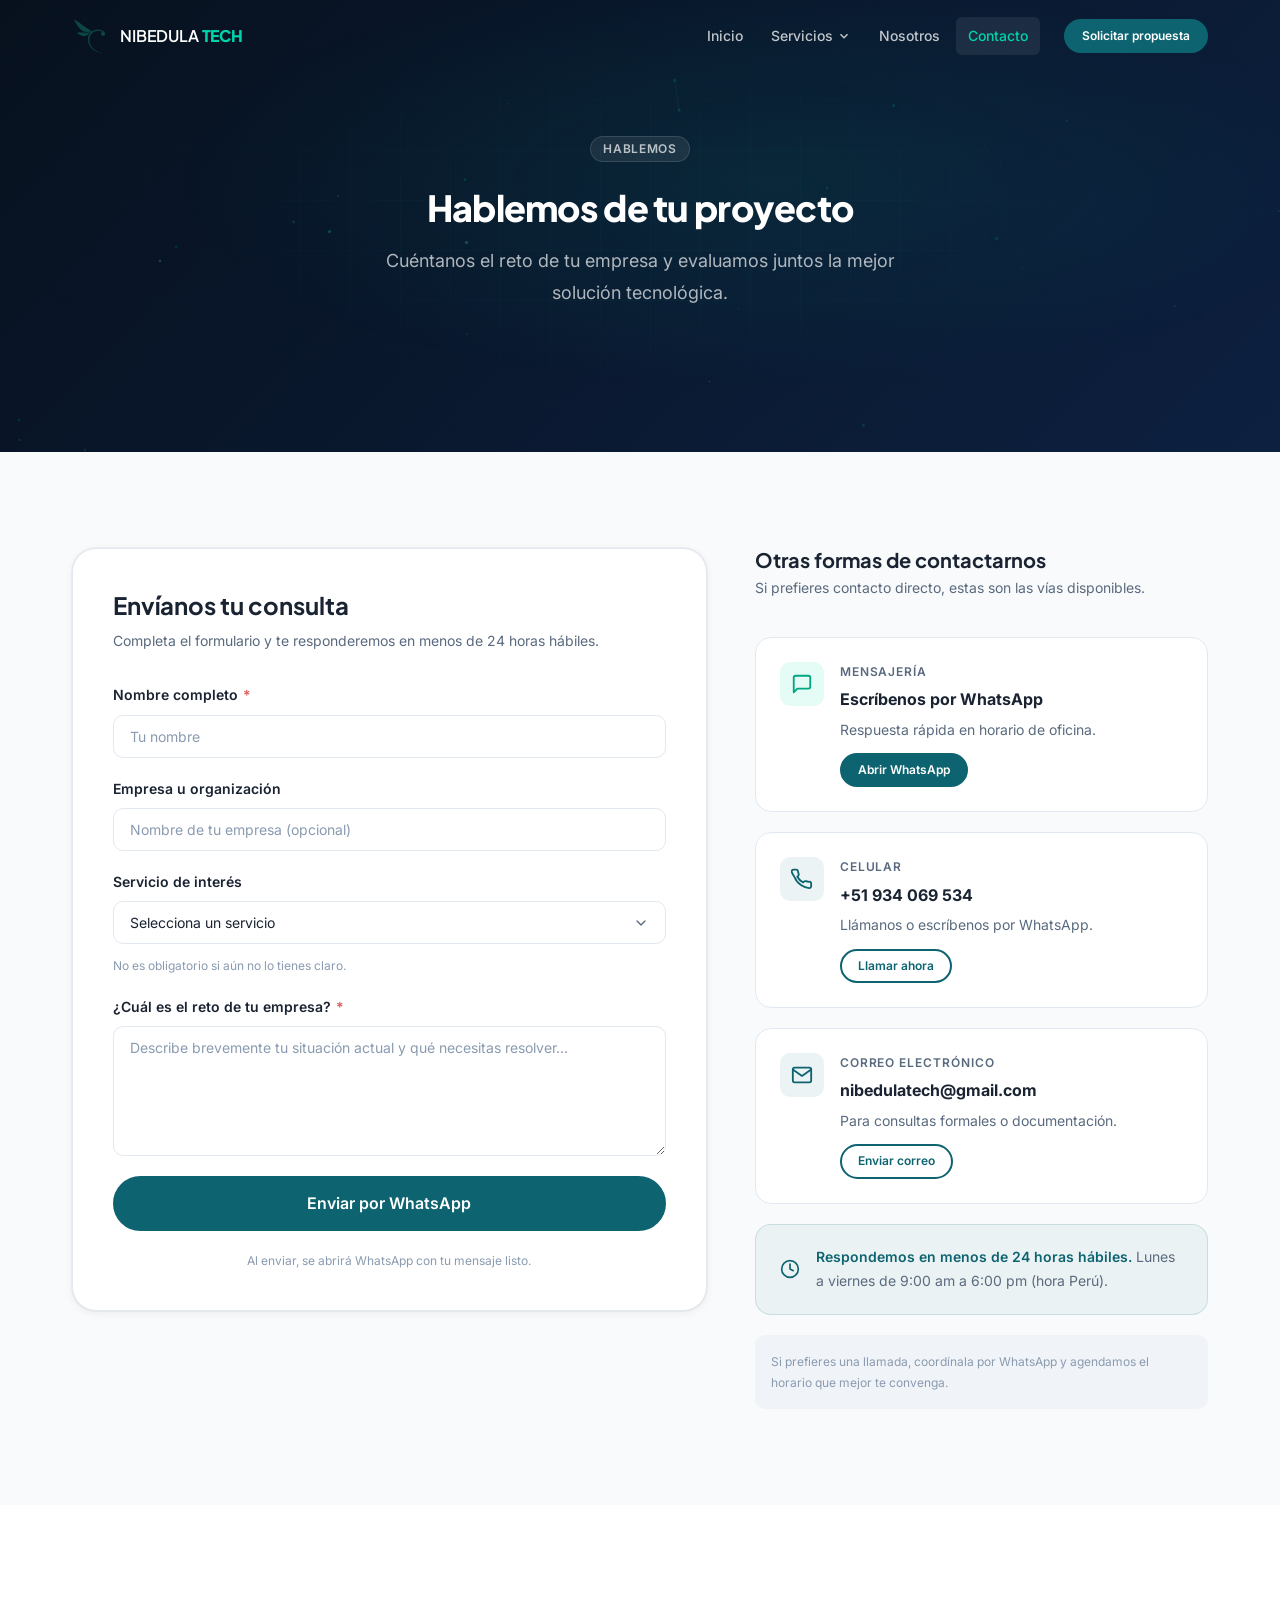
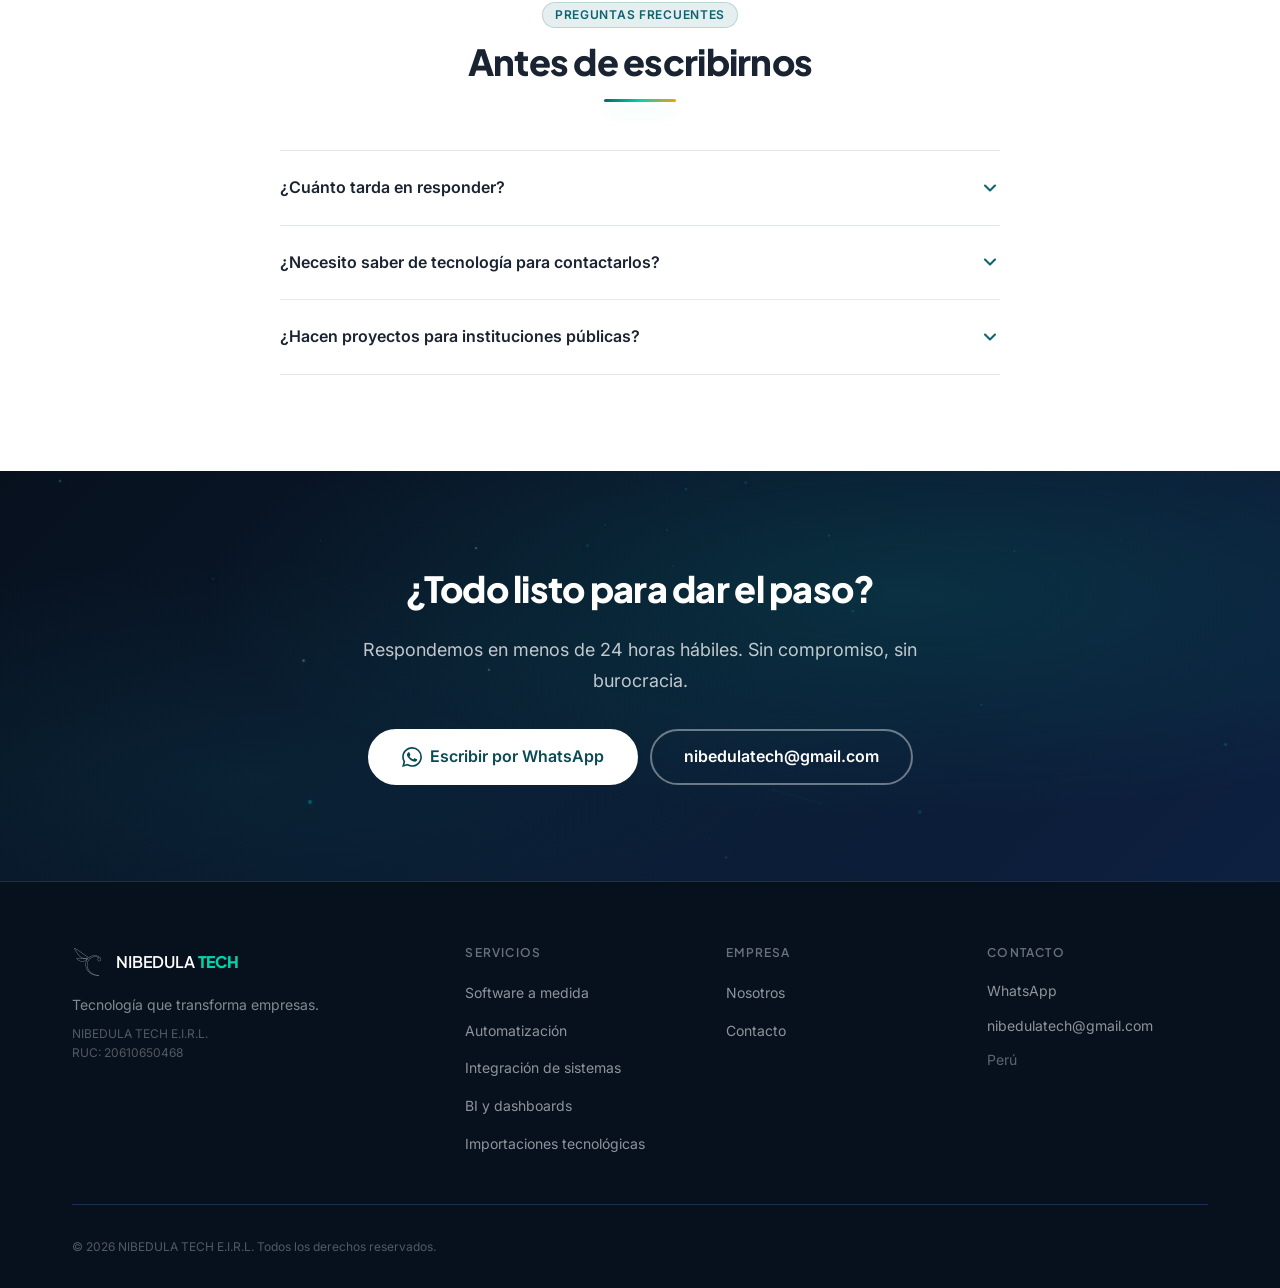
<file: contacto.html>
﻿<!DOCTYPE html>
<html lang="es-PE">
<head>
  <meta charset="UTF-8">
  <meta name="viewport" content="width=device-width, initial-scale=1.0">
  <meta http-equiv="X-UA-Compatible" content="IE=edge">

  <!-- SEO primario -->
  <title>Contacto | NIBEDULA TECH - Solicita una propuesta</title>
  <meta name="description" content="Solicita una propuesta o consulta con NIBEDULA TECH E.I.R.L. Respondemos en menos de 24 horas hábiles.">
  <meta name="author" content="NIBEDULA TECH E.I.R.L.">
  <meta name="robots" content="index, follow">
  <link rel="canonical" href="https://www.nibedulatech.com/contacto">

  <!-- Open Graph -->
  <meta property="og:type" content="website">
  <meta property="og:title" content="Contacto | NIBEDULA TECH - Solicita una propuesta">
  <meta property="og:description" content="Solicita una propuesta o consulta con NIBEDULA TECH E.I.R.L. Respondemos en menos de 24 horas hábiles.">
  <meta property="og:image" content="https://www.nibedulatech.com/assets/img/og/og-image.png">
  <meta property="og:url" content="https://www.nibedulatech.com/contacto">
  <meta property="og:site_name" content="NIBEDULA TECH E.I.R.L.">
  <meta property="og:locale" content="es_PE">

  <!-- Twitter Card -->
  <meta name="twitter:card" content="summary_large_image">
  <meta name="twitter:title" content="Contacto | NIBEDULA TECH - Solicita una propuesta">
  <meta name="twitter:description" content="Solicita una propuesta o consulta con NIBEDULA TECH E.I.R.L. Respondemos en menos de 24 horas hábiles.">
  <meta name="twitter:image" content="https://www.nibedulatech.com/assets/img/og/og-image.png">

  <!-- Favicon -->
  <link rel="icon" type="image/x-icon" href="favicon.ico">
  <link rel="icon" type="image/png" sizes="32x32" href="assets/img/logo/logo_nibedula_circulo.png">
  <link rel="apple-touch-icon" href="assets/img/logo/logo_nibedula_circulo.png">
  <link rel="manifest" href="site.webmanifest">
  <meta name="theme-color" content="#0d6470">

  <!-- Fuentes -->
  <link rel="preconnect" href="https://fonts.googleapis.com">
  <link rel="preconnect" href="https://fonts.gstatic.com" crossorigin>
  <link href="https://fonts.googleapis.com/css2?family=Inter:wght@400;500;600&family=Plus+Jakarta+Sans:wght@600;700;800&display=swap" rel="stylesheet">

  <!-- CSS -->
  <link rel="stylesheet" href="assets/css/variables.css">
  <link rel="stylesheet" href="assets/css/base.css">
  <link rel="stylesheet" href="assets/css/layout.css">
  <link rel="stylesheet" href="assets/css/components.css">
  <link rel="stylesheet" href="assets/css/pages/contacto.css">

  <!-- Schema.org JSON-LD -->
  <script type="application/ld+json">
  {
    "@context": "https://schema.org",
    "@type": "ContactPage",
    "name": "Contacto - NIBEDULA TECH E.I.R.L.",
    "url": "https://www.nibedulatech.com/contacto.html",
    "description": "Solicita una propuesta o consulta con NIBEDULA TECH E.I.R.L.",
    "publisher": {
      "@type": "Organization",
      "name": "NIBEDULA TECH E.I.R.L.",
      "email": "nibedulatech@gmail.com",
      "url": "https://www.nibedulatech.com"
    }
  }
  </script>
</head>
<body>

  <a href="#main-content" class="skip-link">Saltar al contenido principal</a>

  <!-- ============================================================
       HEADER / NAVBAR
  ============================================================ -->
  <header class="site-header" id="site-header" role="banner">
    <nav class="navbar container" aria-label="Navegación principal">
      <a href="index.html" class="navbar__brand" aria-label="NIBEDULA TECH - Ir al inicio">
        <img src="assets/img/logo/logo_nibedula_tech.png" alt="NIBEDULA TECH E.I.R.L." class="navbar__logo" width="36" height="36" loading="eager">
        <span class="navbar__name">NIBEDULA <strong>TECH</strong></span>
      </a>
      <button class="navbar__toggle" id="navbar-toggle" aria-expanded="false" aria-controls="navbar-menu" aria-label="Abrir menú de navegación" type="button">
        <span class="navbar__bar" aria-hidden="true"></span>
        <span class="navbar__bar" aria-hidden="true"></span>
        <span class="navbar__bar" aria-hidden="true"></span>
      </button>
      <div class="navbar__menu" id="navbar-menu">
        <ul class="navbar__list" role="list">
          <li><a href="index.html" class="navbar__link">Inicio</a></li>
          <li class="navbar__item--dropdown">
            <button class="navbar__link navbar__dropdown-trigger" aria-expanded="false" aria-haspopup="true" type="button">
              Servicios
              <svg class="navbar__chevron" width="14" height="14" viewBox="0 0 24 24" fill="none" stroke="currentColor" stroke-width="2.5" aria-hidden="true"><polyline points="6 9 12 15 18 9"></polyline></svg>
            </button>
            <ul class="navbar__dropdown" role="list">
              <li><a href="servicios/software-a-medida.html" class="navbar__dropdown-link">Software a medida</a></li>
              <li><a href="servicios/automatizaciones.html" class="navbar__dropdown-link">Automatización de procesos</a></li>
              <li><a href="servicios/integraciones.html" class="navbar__dropdown-link">Integración de sistemas</a></li>
              <li><a href="servicios/bi-reportes.html" class="navbar__dropdown-link">BI y dashboards</a></li>
              <li><a href="servicios/importaciones.html" class="navbar__dropdown-link">Importaciones tecnológicas</a></li>
            </ul>
          </li>
          <li><a href="nosotros.html" class="navbar__link">Nosotros</a></li>
          <li><a href="contacto.html" class="navbar__link navbar__link--active" aria-current="page">Contacto</a></li>
        </ul>
        <a href="https://wa.me/51934069534?text=Hola%2C%20me%20interesa%20conocer%20m%C3%A1s%20sobre%20sus%20servicios" class="btn btn--primary btn--sm navbar__cta" target="_blank" rel="noopener noreferrer" aria-label="Solicitar propuesta por WhatsApp">Solicitar propuesta</a>
      </div>
    </nav>
  </header>

  <main id="main-content">

    <!-- ============================================================
         PAGE HERO
    ============================================================ -->
    <section class="page-hero" aria-labelledby="contacto-hero-title">
      <div class="page-hero__particles" aria-hidden="true"></div>
      <div class="container">
        <div class="page-hero__inner">
          <span class="badge badge--dark page-hero__badge" data-animate="fade-up">Hablemos</span>
          <h1 class="page-hero__title" id="contacto-hero-title" data-animate="fade-up" data-delay="100">Hablemos de tu proyecto</h1>
          <p class="page-hero__subtitle" data-animate="fade-up" data-delay="200">
            Cuéntanos el reto de tu empresa y evaluamos juntos la mejor solución tecnológica.
          </p>
        </div>
      </div>
    </section>

    <!-- ============================================================
         CONTACTO MAIN
    ============================================================ -->
    <section class="contacto-main" id="contacto-main" aria-labelledby="contacto-form-title">
      <div class="container">
        <div class="contacto-main__grid">

          <!-- Columna izquierda: formulario -->
          <div data-animate="slide-right">
            <div class="contact-form-wrapper">
              <h2 class="contact-form-wrapper__title" id="contacto-form-title">Envíanos tu consulta</h2>
              <p class="contact-form-wrapper__subtitle">Completa el formulario y te responderemos en menos de 24 horas hábiles.</p>

              <form id="contact-form" class="contact-form" novalidate aria-label="Formulario de contacto">

                <div class="form-group" id="group-name">
                  <label for="name">Nombre completo <span aria-hidden="true">*</span></label>
                  <input type="text" id="name" name="name" required autocomplete="name" placeholder="Tu nombre">
                  <p class="field-error" hidden id="name-error" role="alert">Por favor ingresa tu nombre.</p>
                </div>

                <div class="form-group" id="group-company">
                  <label for="company">Empresa u organización</label>
                  <input type="text" id="company" name="company" autocomplete="organization" placeholder="Nombre de tu empresa (opcional)">
                </div>

                <div class="form-group" id="group-service">
                  <label for="service">Servicio de interés</label>
                  <select id="service" name="service" aria-describedby="service-hint">
                    <option value="">Selecciona un servicio</option>
                    <option value="Software a medida">Software a medida</option>
                    <option value="Automatización de procesos">Automatización de procesos</option>
                    <option value="Integración de sistemas">Integración de sistemas</option>
                    <option value="BI y dashboards">BI y dashboards</option>
                    <option value="Importaciones tecnológicas">Importaciones tecnológicas</option>
                    <option value="Otro / No sé aún">Otro / No sé aún</option>
                  </select>
                  <p id="service-hint" class="form-note form-note--hint">No es obligatorio si aún no lo tienes claro.</p>
                </div>

                <div class="form-group" id="group-message">
                  <label for="message">¿Cuál es el reto de tu empresa? <span aria-hidden="true">*</span></label>
                  <textarea id="message" name="message" required rows="5" placeholder="Describe brevemente tu situación actual y qué necesitas resolver..."></textarea>
                  <p class="field-error" hidden id="message-error" role="alert">Por favor describe tu consulta.</p>
                </div>

                <div id="form-success" hidden class="form-alert form-alert--success" tabindex="-1" role="status">
                  Tu mensaje fue enviado. Te redirigiremos a WhatsApp para continuar la conversación.
                </div>
                <div id="form-error" hidden class="form-alert form-alert--error" tabindex="-1" role="alert">
                  Ocurrió un error. Puedes escribirnos directamente a nibedulatech@gmail.com
                </div>

                <button type="submit" class="btn btn--primary btn--lg">
                  Enviar por WhatsApp
                </button>
                <p class="form-note">Al enviar, se abrirá WhatsApp con tu mensaje listo.</p>

              </form>
            </div>
          </div>

          <!-- Columna derecha: alternativas -->
          <aside class="contact-alt" aria-label="Otras formas de contacto" data-animate="slide-left">

            <div>
              <h2 class="contact-alt__heading">Otras formas de contactarnos</h2>
              <p class="contact-alt__sub">Si prefieres contacto directo, estas son las vías disponibles.</p>
            </div>

            <!-- WhatsApp -->
            <div class="contact-alt-card contact-alt-card--accent">
              <div class="contact-alt-card__icon" aria-hidden="true">
                <svg width="22" height="22" viewBox="0 0 24 24" fill="none" stroke="currentColor" stroke-width="2" stroke-linecap="round" stroke-linejoin="round">
                  <path d="M21 15a2 2 0 01-2 2H7l-4 4V5a2 2 0 012-2h14a2 2 0 012 2z"></path>
                </svg>
              </div>
              <div class="contact-alt-card__body">
                <span class="contact-alt-card__label">Mensajería</span>
                <p class="contact-alt-card__title">Escríbenos por WhatsApp</p>
                <p class="contact-alt-card__desc">Respuesta rápida en horario de oficina.</p>
                <div class="contact-alt-card__action">
                  <a
                    href="https://wa.me/51934069534?text=Hola%2C%20quiero%20consultar%20sobre%20sus%20servicios"
                    class="btn btn--primary btn--sm"
                    target="_blank"
                    rel="noopener noreferrer"
                    aria-label="Abrir WhatsApp de NIBEDULA TECH"
                  >
                    Abrir WhatsApp
                  </a>
                </div>
              </div>
            </div>

            <!-- Celular -->
            <div class="contact-alt-card">
              <div class="contact-alt-card__icon" aria-hidden="true">
                <svg width="22" height="22" viewBox="0 0 24 24" fill="none" stroke="currentColor" stroke-width="2" stroke-linecap="round" stroke-linejoin="round">
                  <path d="M22 16.92v3a2 2 0 01-2.18 2 19.79 19.79 0 01-8.63-3.07A19.5 19.5 0 013.67 9.5 19.79 19.79 0 01.61 4a2 2 0 012-2.18h3a2 2 0 012 1.72 12.84 12.84 0 00.7 2.81 2 2 0 01-.45 2.11L6.91 9.5a16 16 0 006.29 6.29l.94-.94a2 2 0 012.11-.45 12.84 12.84 0 002.81.7A2 2 0 0122 16.92z"></path>
                </svg>
              </div>
              <div class="contact-alt-card__body">
                <span class="contact-alt-card__label">Celular</span>
                <p class="contact-alt-card__title">+51 934 069 534</p>
                <p class="contact-alt-card__desc">Llámanos o escríbenos por WhatsApp.</p>
                <div class="contact-alt-card__action">
                  <a href="tel:+51934069534" class="btn btn--outline btn--sm">
                    Llamar ahora
                  </a>
                </div>
              </div>
            </div>

            <!-- Email -->
            <div class="contact-alt-card">
              <div class="contact-alt-card__icon" aria-hidden="true">
                <svg width="22" height="22" viewBox="0 0 24 24" fill="none" stroke="currentColor" stroke-width="2" stroke-linecap="round" stroke-linejoin="round">
                  <path d="M4 4h16c1.1 0 2 .9 2 2v12c0 1.1-.9 2-2 2H4c-1.1 0-2-.9-2-2V6c0-1.1.9-2 2-2z"></path>
                  <polyline points="22,6 12,13 2,6"></polyline>
                </svg>
              </div>
              <div class="contact-alt-card__body">
                <span class="contact-alt-card__label">Correo electrónico</span>
                <p class="contact-alt-card__title">nibedulatech@gmail.com</p>
                <p class="contact-alt-card__desc">Para consultas formales o documentación.</p>
                <div class="contact-alt-card__action">
                  <a href="mailto:nibedulatech@gmail.com" class="btn btn--outline btn--sm">
                    Enviar correo
                  </a>
                </div>
              </div>
            </div>

            <!-- Tiempo de respuesta -->
            <div class="contact-response" role="note" aria-label="Tiempo de respuesta">
              <div class="contact-response__icon" aria-hidden="true">
                <svg width="20" height="20" viewBox="0 0 24 24" fill="none" stroke="currentColor" stroke-width="2" stroke-linecap="round" stroke-linejoin="round">
                  <circle cx="12" cy="12" r="10"></circle>
                  <polyline points="12 6 12 12 16 14"></polyline>
                </svg>
              </div>
              <p class="contact-response__text">
                <strong>Respondemos en menos de 24 horas hábiles.</strong> Lunes a viernes de 9:00 am a 6:00 pm (hora Perú).
              </p>
            </div>

            <!-- Nota sobre llamadas -->
            <p class="contact-note">
              Si prefieres una llamada, coordínala por WhatsApp y agendamos el horario que mejor te convenga.
            </p>

          </aside>

        </div>
      </div>
    </section>

    <!-- ============================================================
         FAQ CONTACTO
    ============================================================ -->
    <section class="faq faq--contacto" id="faq-contacto" aria-labelledby="faq-contacto-title">
      <div class="container">

        <header class="section-header section-header--center" data-animate="fade-up">
          <span class="badge">Preguntas frecuentes</span>
          <h2 class="section-title" id="faq-contacto-title">Antes de escribirnos</h2>
        </header>

        <dl class="faq__list" data-animate="fade-up" data-delay="100">

          <details class="faq__item">
            <summary class="faq__question">
              ¿Cuánto tarda en responder?
              <svg class="faq__icon" width="20" height="20" viewBox="0 0 24 24" fill="none" stroke="currentColor" stroke-width="2.5" stroke-linecap="round" stroke-linejoin="round" aria-hidden="true"><polyline points="6 9 12 15 18 9"></polyline></svg>
            </summary>
            <div class="faq__answer">
              <p>En menos de 24 horas hábiles. Si nos escribes por WhatsApp durante el horario de oficina (lunes a viernes, 9:00 am - 6:00 pm, hora Perú), la respuesta suele ser mucho más rápida.</p>
            </div>
          </details>

          <details class="faq__item">
            <summary class="faq__question">
              ¿Necesito saber de tecnología para contactarlos?
              <svg class="faq__icon" width="20" height="20" viewBox="0 0 24 24" fill="none" stroke="currentColor" stroke-width="2.5" stroke-linecap="round" stroke-linejoin="round" aria-hidden="true"><polyline points="6 9 12 15 18 9"></polyline></svg>
            </summary>
            <div class="faq__answer">
              <p>No. Puedes describirnos el problema de negocio en tus propias palabras. No necesitas saber si lo que necesitas es una API, una base de datos o un sistema ERP. Eso lo analizamos nosotros en el diagnóstico.</p>
            </div>
          </details>

          <details class="faq__item">
            <summary class="faq__question">
              ¿Hacen proyectos para instituciones públicas?
              <svg class="faq__icon" width="20" height="20" viewBox="0 0 24 24" fill="none" stroke="currentColor" stroke-width="2.5" stroke-linecap="round" stroke-linejoin="round" aria-hidden="true"><polyline points="6 9 12 15 18 9"></polyline></svg>
            </summary>
            <div class="faq__answer">
              <p>Sí. Tenemos experiencia trabajando con universidades públicas, empresas de distribución eléctrica y municipalidades. Emitimos comprobantes de pago y podemos operar bajo contratos formales con entidades del Estado.</p>
            </div>
          </details>

        </dl>

      </div>
    </section>

    <!-- ============================================================
         CTA FINAL
    ============================================================ -->
    <section class="contacto-cta" id="contacto-cta" aria-labelledby="contacto-cta-title">
      <div class="page-hero__particles" aria-hidden="true"></div>
      <div class="container">
        <div class="contacto-cta__inner" data-animate="fade-up">
          <h2 class="contacto-cta__title" id="contacto-cta-title">
            ¿Todo listo para dar el paso?
          </h2>
          <p class="contacto-cta__desc">
            Respondemos en menos de 24 horas hábiles. Sin compromiso, sin burocracia.
          </p>
          <div class="contacto-cta__actions">
            <a
              href="https://wa.me/51934069534?text=Hola%2C%20quiero%20consultar%20sobre%20sus%20servicios"
              class="btn btn--white btn--lg"
              target="_blank"
              rel="noopener noreferrer"
            >
              <svg width="20" height="20" viewBox="0 0 24 24" fill="currentColor" aria-hidden="true" focusable="false">
                <path d="M17.472 14.382c-.297-.149-1.758-.867-2.03-.967-.273-.099-.471-.148-.67.15-.197.297-.767.966-.94 1.164-.173.199-.347.223-.644.075-.297-.15-1.255-.463-2.39-1.475-.883-.788-1.48-1.761-1.653-2.059-.173-.297-.018-.458.13-.606.134-.133.298-.347.446-.52.149-.174.198-.298.298-.497.099-.198.05-.371-.025-.52-.075-.149-.669-1.612-.916-2.207-.242-.579-.487-.5-.669-.51-.173-.008-.371-.01-.57-.01-.198 0-.52.074-.792.372-.272.297-1.04 1.016-1.04 2.479 0 1.462 1.065 2.875 1.213 3.074.149.198 2.096 3.2 5.077 4.487.709.306 1.262.489 1.694.625.712.227 1.36.195 1.871.118.571-.085 1.758-.719 2.006-1.413.248-.694.248-1.289.173-1.413-.074-.124-.272-.198-.57-.347m-5.421 7.403h-.004a9.87 9.87 0 01-5.031-1.378l-.361-.214-3.741.982.998-3.648-.235-.374a9.86 9.86 0 01-1.51-5.26c.001-5.45 4.436-9.884 9.888-9.884 2.64 0 5.122 1.03 6.988 2.898a9.825 9.825 0 012.893 6.994c-.003 5.45-4.437 9.884-9.885 9.884m8.413-18.297A11.815 11.815 0 0012.05 0C5.495 0 .16 5.335.157 11.892c0 2.096.547 4.142 1.588 5.945L.057 24l6.305-1.654a11.882 11.882 0 005.683 1.448h.005c6.554 0 11.89-5.335 11.893-11.893a11.821 11.821 0 00-3.48-8.413z"/>
              </svg>
              Escribir por WhatsApp
            </a>
            <a href="mailto:nibedulatech@gmail.com" class="btn btn--outline-white btn--lg">
              nibedulatech@gmail.com
            </a>
          </div>
        </div>
      </div>
    </section>

  </main>

  <!-- ============================================================
       FOOTER
  ============================================================ -->
  <footer class="site-footer" role="contentinfo">
    <div class="container">
      <div class="footer__grid">
        <div class="footer__brand">
          <a href="index.html" class="footer__brand-link" aria-label="NIBEDULA TECH - Inicio">
            <img src="assets/img/logo/logo_nibedula_transparente.png" alt="NIBEDULA TECH" class="footer__logo" width="36" height="36" loading="lazy">
            <span class="footer__name">NIBEDULA <strong>TECH</strong></span>
          </a>
          <p class="footer__tagline">Tecnología que transforma empresas.</p>
          <p class="footer__legal">NIBEDULA TECH E.I.R.L.</p>
          <p class="footer__legal">RUC: 20610650468</p>
        </div>
        <nav class="footer__nav" aria-label="Servicios">
          <h3 class="footer__nav-title">Servicios</h3>
          <ul role="list">
            <li><a href="servicios/software-a-medida.html">Software a medida</a></li>
            <li><a href="servicios/automatizaciones.html">Automatización</a></li>
            <li><a href="servicios/integraciones.html">Integración de sistemas</a></li>
            <li><a href="servicios/bi-reportes.html">BI y dashboards</a></li>
            <li><a href="servicios/importaciones.html">Importaciones tecnológicas</a></li>
          </ul>
        </nav>
        <nav class="footer__nav" aria-label="Empresa">
          <h3 class="footer__nav-title">Empresa</h3>
          <ul role="list">
            <li><a href="nosotros.html">Nosotros</a></li>
            <li><a href="contacto.html">Contacto</a></li>
          </ul>
        </nav>
        <div class="footer__contact">
          <h3 class="footer__nav-title">Contacto</h3>
          <ul role="list">
            <li><a href="https://wa.me/51934069534" target="_blank" rel="noopener noreferrer">WhatsApp</a></li>
            <li><a href="mailto:nibedulatech@gmail.com">nibedulatech@gmail.com</a></li>
            <li>Perú</li>
          </ul>
        </div>
      </div>
      <div class="footer__bottom">
        <p>&copy; <span id="footer-year">2026</span> NIBEDULA TECH E.I.R.L. Todos los derechos reservados.</p>
      </div>
    </div>
  </footer>

  <!-- JS -->
  <script src="assets/js/main.js" defer></script>
  <script src="assets/js/navbar.js" defer></script>
  <script src="assets/js/faq.js" defer></script>
  <script src="assets/js/animations.js" defer></script>
  <script src="assets/js/contact.js" defer></script>

</body>
</html>
</file>
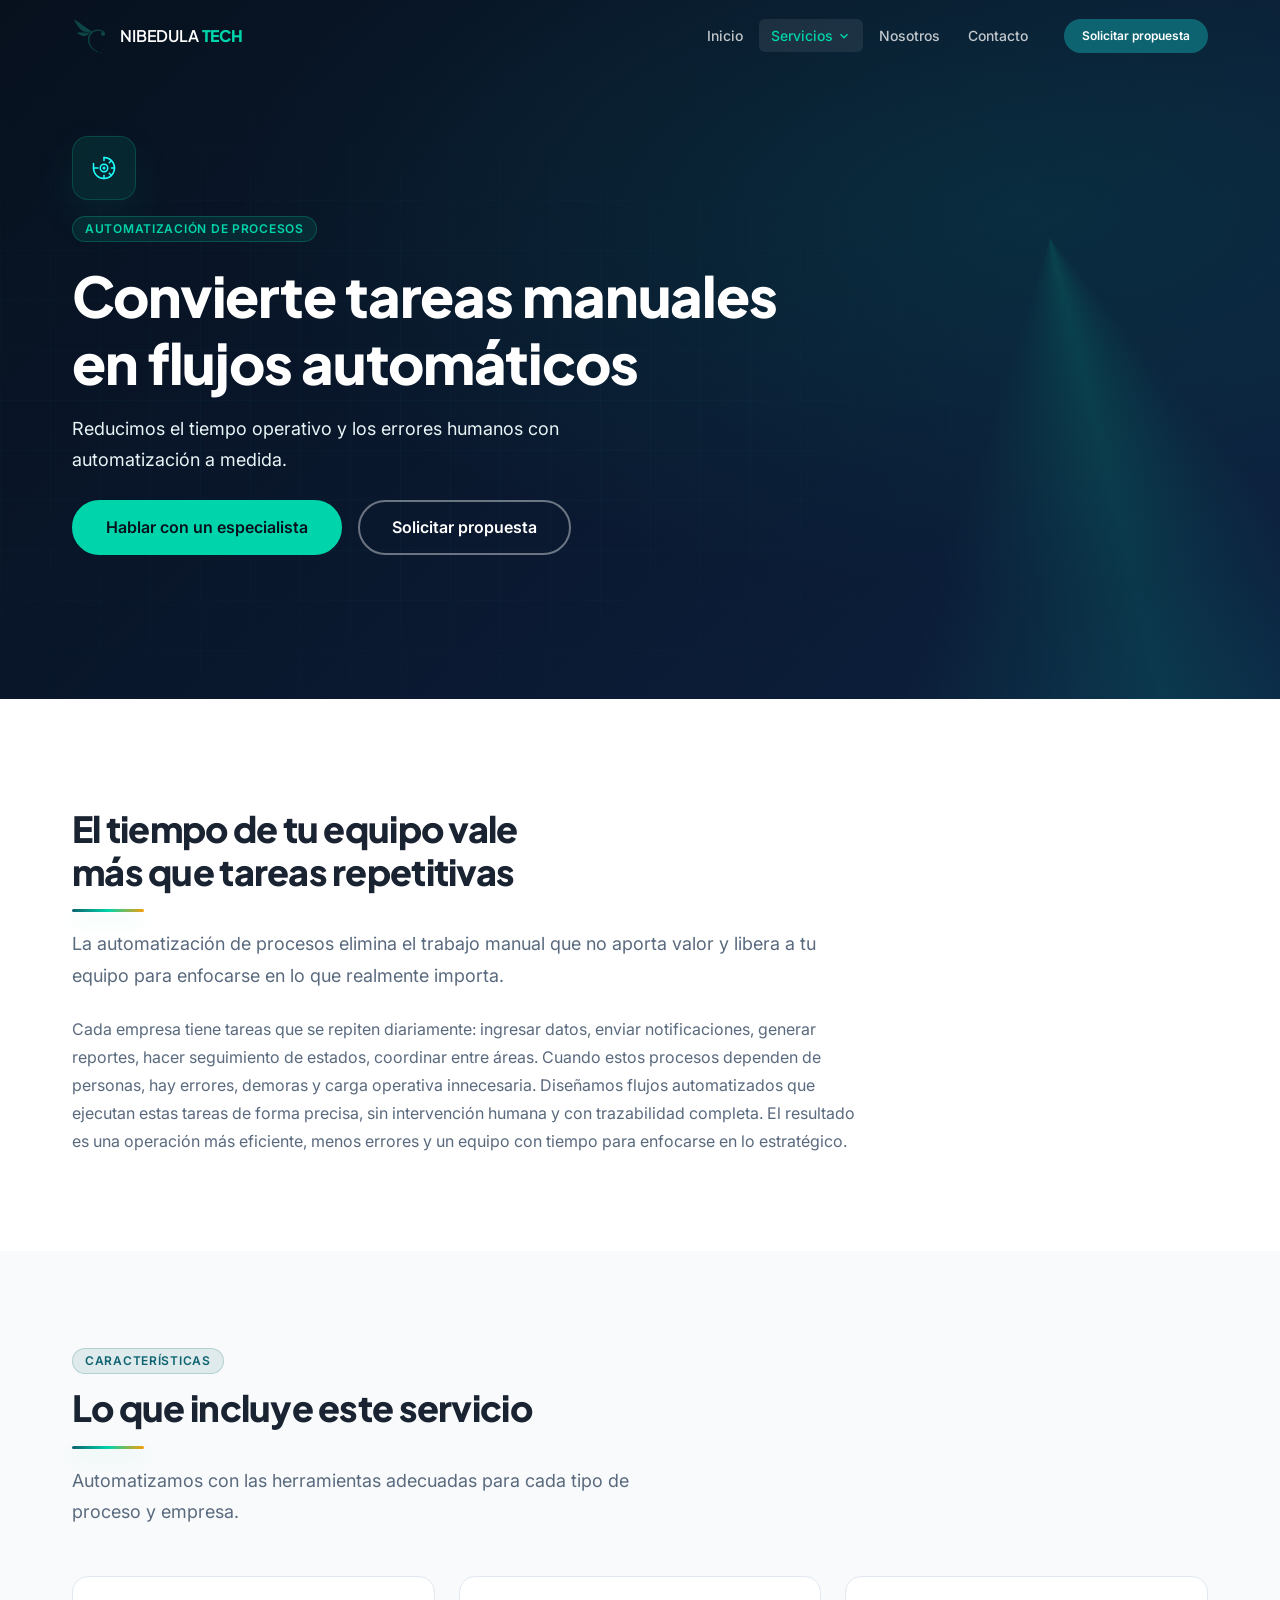
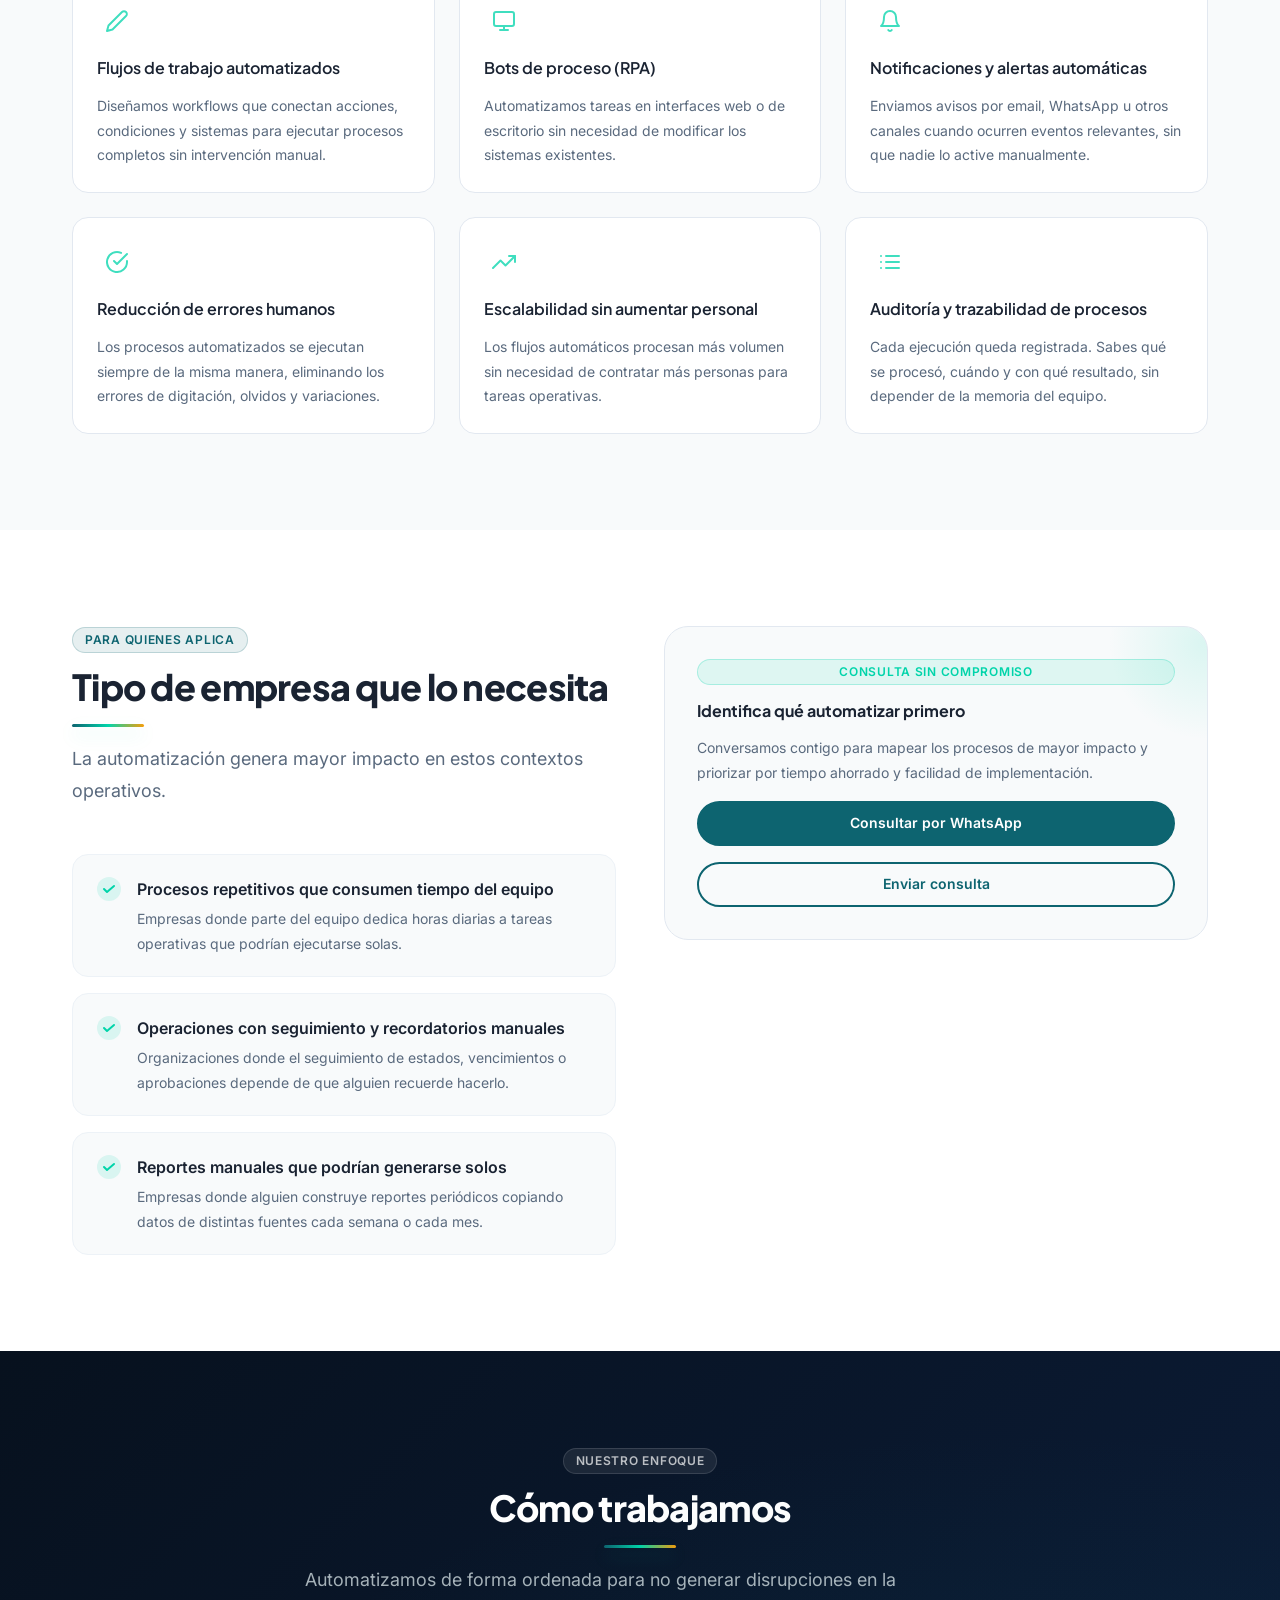
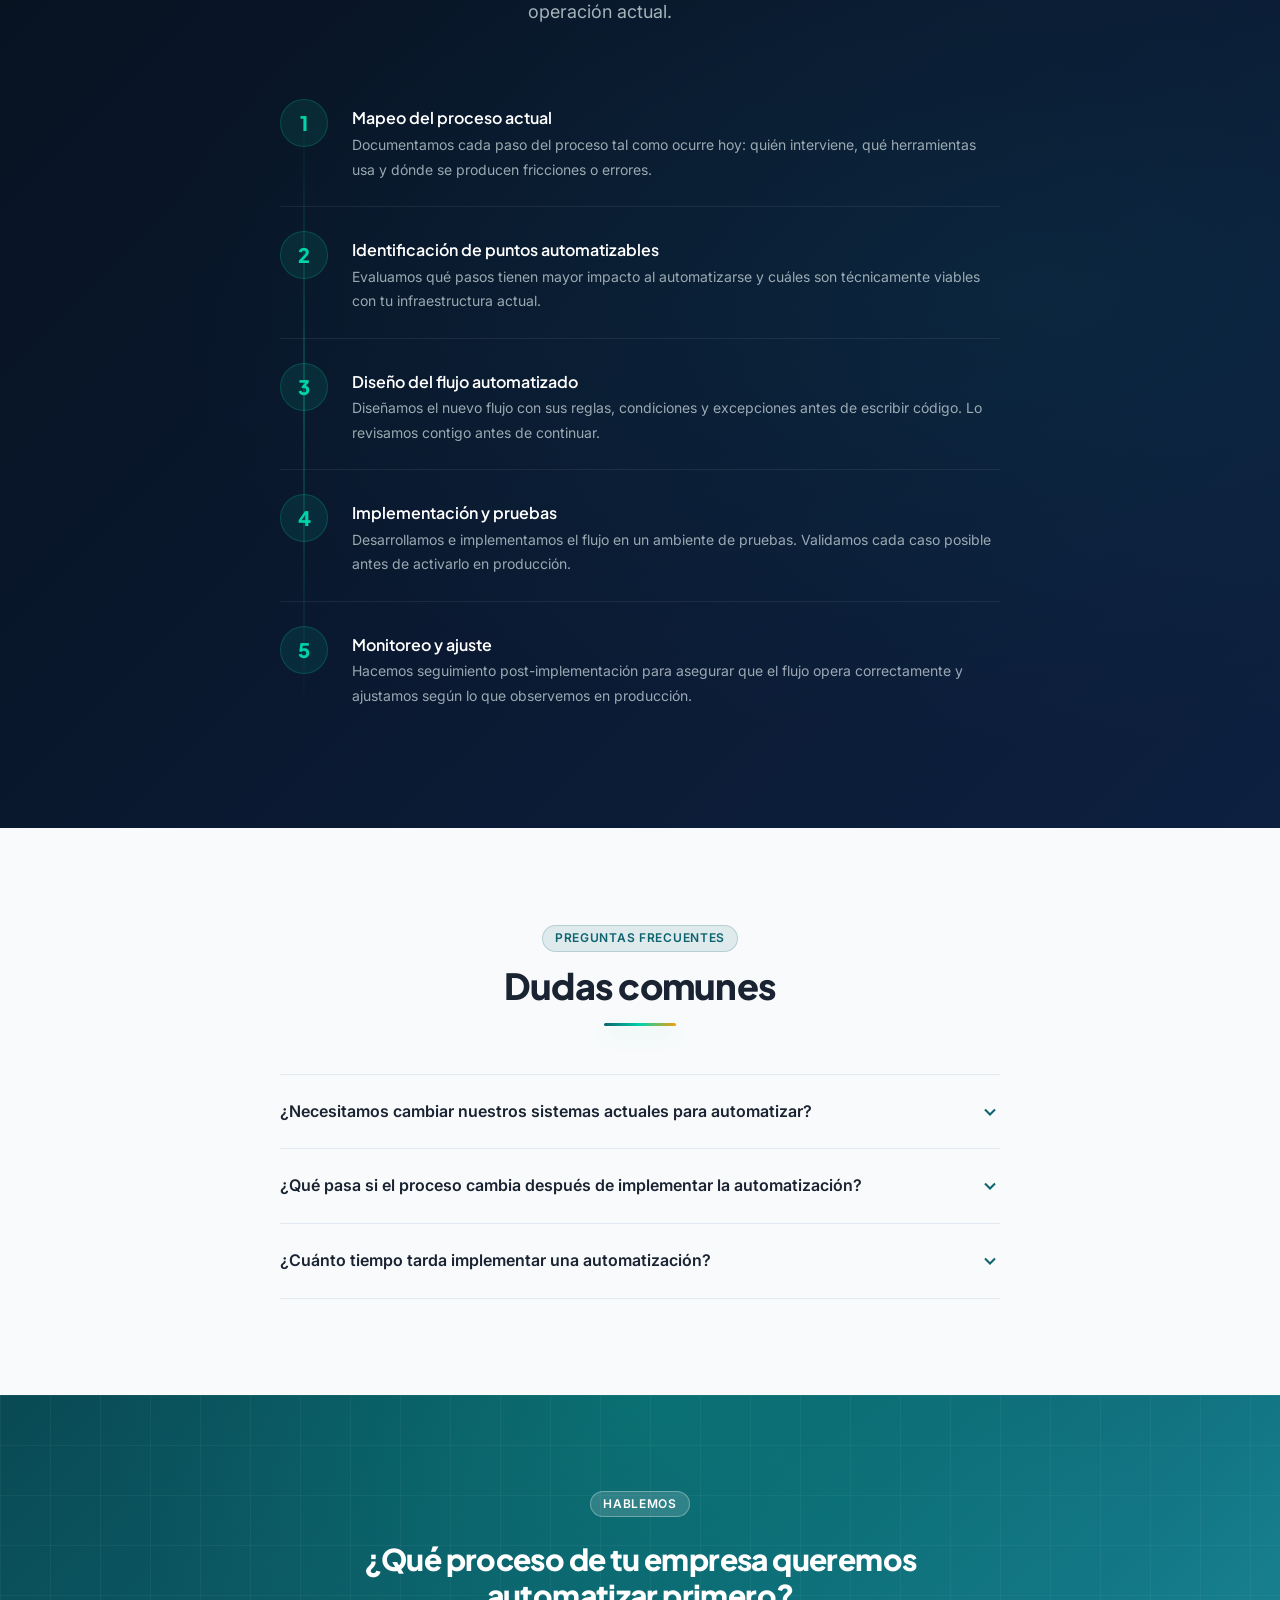
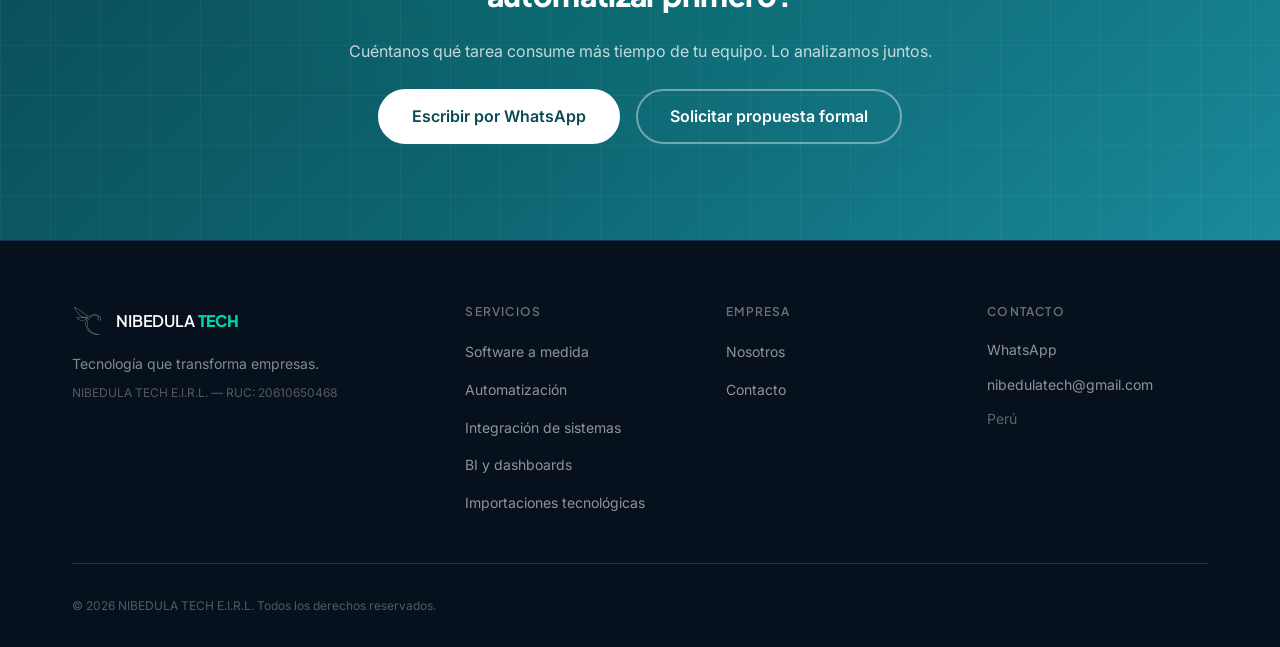
<file: servicios/automatizaciones.html>
﻿<!DOCTYPE html>
<html lang="es-PE">
<head>
  <meta charset="UTF-8">
  <meta name="viewport" content="width=device-width, initial-scale=1.0">
  <meta name="description" content="Automatizamos tareas manuales y repetitivas para que tu equipo se enfoque en lo que realmente importa.">
  <meta property="og:title" content="Automatización de Procesos | NIBEDULA TECH">
  <meta property="og:description" content="Automatizamos tareas manuales y repetitivas para que tu equipo se enfoque en lo que realmente importa.">
  <meta property="og:type" content="website">
  <title>Automatización de Procesos | NIBEDULA TECH</title>
  <link rel="preconnect" href="https://fonts.googleapis.com">
  <link rel="preconnect" href="https://fonts.gstatic.com" crossorigin>
  <link href="https://fonts.googleapis.com/css2?family=Inter:wght@400;500;600;700;800&family=Plus+Jakarta+Sans:wght@600;700;800&display=swap" rel="stylesheet">
  <link rel="stylesheet" href="../assets/css/variables.css">
  <link rel="stylesheet" href="../assets/css/base.css">
  <link rel="stylesheet" href="../assets/css/layout.css">
  <link rel="stylesheet" href="../assets/css/components.css">
  <link rel="stylesheet" href="../assets/css/pages/servicios.css">

  <meta http-equiv="X-UA-Compatible" content="IE=edge">
  <meta name="author" content="NIBEDULA TECH E.I.R.L.">
  <meta name="robots" content="index, follow">
  <link rel="canonical" href="https://www.nibedulatech.com/servicios/automatizaciones">

  <meta property="og:image" content="https://www.nibedulatech.com/assets/img/og/og-image.png">
  <meta property="og:image:width" content="1200">
  <meta property="og:image:height" content="630">
  <meta property="og:url" content="https://www.nibedulatech.com/servicios/automatizaciones">
  <meta property="og:site_name" content="NIBEDULA TECH E.I.R.L.">
  <meta property="og:locale" content="es_PE">

  <!-- Twitter Card -->
  <meta name="twitter:card" content="summary_large_image">
  <meta name="twitter:title" content="Automatización de Procesos | NIBEDULA TECH">
  <meta name="twitter:description" content="Automatizamos tareas manuales y repetitivas para que tu equipo se enfoque en lo que realmente importa.">
  <meta name="twitter:image" content="https://www.nibedulatech.com/assets/img/og/og-image.png">

  <!-- Favicon y manifest -->
  <link rel="icon" type="image/x-icon" href="../favicon.ico">
  <link rel="icon" type="image/png" sizes="32x32" href="../assets/img/logo/logo_nibedula_circulo.png">
  <link rel="apple-touch-icon" sizes="180x180" href="../assets/img/logo/logo_nibedula_circulo.png">
  <link rel="manifest" href="../site.webmanifest">
  <meta name="theme-color" content="#0d6470">
</head>
<body>

  <a href="#main-content" class="skip-link">Saltar al contenido principal</a>

  <!-- HEADER -->
  <header class="site-header" id="site-header" role="banner">
    <nav class="navbar container" aria-label="Navegación principal">
      <a href="../index.html" class="navbar__brand" aria-label="NIBEDULA TECH - Ir al inicio">
        <img src="../assets/img/logo/logo_nibedula_tech.png" alt="NIBEDULA TECH E.I.R.L." class="navbar__logo" width="36" height="36" loading="eager">
        <span class="navbar__name">NIBEDULA <strong>TECH</strong></span>
      </a>
      <button class="navbar__toggle" id="navbar-toggle" aria-expanded="false" aria-controls="navbar-menu" aria-label="Abrir menú de navegación" type="button">
        <span class="navbar__bar" aria-hidden="true"></span>
        <span class="navbar__bar" aria-hidden="true"></span>
        <span class="navbar__bar" aria-hidden="true"></span>
      </button>
      <div class="navbar__menu" id="navbar-menu">
        <ul class="navbar__list" role="list">
          <li><a href="../index.html" class="navbar__link">Inicio</a></li>
          <li class="navbar__item--dropdown">
            <button class="navbar__link navbar__dropdown-trigger navbar__link--active" aria-expanded="false" aria-haspopup="true" type="button">
              Servicios
              <svg class="navbar__chevron" width="14" height="14" viewBox="0 0 24 24" fill="none" stroke="currentColor" stroke-width="2.5" aria-hidden="true"><polyline points="6 9 12 15 18 9"></polyline></svg>
            </button>
            <ul class="navbar__dropdown" role="list">
              <li><a href="software-a-medida.html" class="navbar__dropdown-link">Software a medida</a></li>
              <li><a href="automatizaciones.html" class="navbar__dropdown-link">Automatización de procesos</a></li>
              <li><a href="integraciones.html" class="navbar__dropdown-link">Integración de sistemas</a></li>
              <li><a href="bi-reportes.html" class="navbar__dropdown-link">BI y dashboards</a></li>
              <li><a href="importaciones.html" class="navbar__dropdown-link">Importaciones tecnológicas</a></li>
            </ul>
          </li>
          <li><a href="../nosotros.html" class="navbar__link">Nosotros</a></li>
          <li><a href="../contacto.html" class="navbar__link">Contacto</a></li>
        </ul>
        <a href="https://wa.me/51934069534?text=Hola%2C%20me%20interesa%20conocer%20m%C3%A1s%20sobre%20sus%20servicios" class="btn btn--primary btn--sm navbar__cta" target="_blank" rel="noopener noreferrer">Solicitar propuesta</a>
      </div>
    </nav>
  </header>

  <main id="main-content">

    <!-- HERO -->
    <section class="service-hero" aria-labelledby="hero-title">
      <div class="container">
        <div class="service-hero__inner">
          <div class="service-hero__icon" aria-hidden="true">
            <img src="../assets/icons/icon-automatizacion.svg" alt="" width="36" height="36">
          </div>
          <span class="badge badge--accent service-hero__badge">Automatización de procesos</span>
          <h1 class="service-hero__title" id="hero-title" data-animate="fade-up">Convierte tareas manuales en flujos automáticos</h1>
          <p class="service-hero__subtitle" data-animate="fade-up" data-delay="100">Reducimos el tiempo operativo y los errores humanos con automatización a medida.</p>
          <div class="service-hero__actions" data-animate="fade-up" data-delay="200">
            <a href="https://wa.me/51934069534?text=Hola%2C%20me%20interesa%20el%20servicio%20de%20automatizaci%C3%B3n%20de%20procesos" class="btn btn--accent btn--lg" target="_blank" rel="noopener noreferrer">
              Hablar con un especialista
            </a>
            <a href="../contacto.html" class="btn btn--outline-white btn--lg">Solicitar propuesta</a>
          </div>
        </div>
      </div>
    </section>

    <!-- DESCRIPCIÓN -->
    <section class="service-desc" aria-labelledby="desc-title">
      <div class="container">
        <div class="service-desc__inner" data-animate="fade-up">
          <h2 class="section-title" id="desc-title">El tiempo de tu equipo vale más que tareas repetitivas</h2>
          <p class="service-desc__lead">La automatización de procesos elimina el trabajo manual que no aporta valor y libera a tu equipo para enfocarse en lo que realmente importa.</p>
          <p class="service-desc__body">Cada empresa tiene tareas que se repiten diariamente: ingresar datos, enviar notificaciones, generar reportes, hacer seguimiento de estados, coordinar entre áreas. Cuando estos procesos dependen de personas, hay errores, demoras y carga operativa innecesaria. Diseñamos flujos automatizados que ejecutan estas tareas de forma precisa, sin intervención humana y con trazabilidad completa. El resultado es una operación más eficiente, menos errores y un equipo con tiempo para enfocarse en lo estratégico.</p>
        </div>
      </div>
    </section>

    <!-- CARACTERÍSTICAS -->
    <section class="service-features" aria-labelledby="features-title">
      <div class="container">
        <div class="section-header" data-animate="fade-up">
          <span class="badge">Características</span>
          <h2 class="section-title" id="features-title">Lo que incluye este servicio</h2>
          <p class="section-subtitle">Automatizamos con las herramientas adecuadas para cada tipo de proceso y empresa.</p>
        </div>
        <div class="service-features__grid">

          <article class="feature-card" data-animate="fade-up" data-delay="100">
            <div class="feature-card__icon" aria-hidden="true">
              <svg viewBox="0 0 24 24" stroke-width="2" stroke-linecap="round" stroke-linejoin="round"><path d="M17 3a2.828 2.828 0 1 1 4 4L7.5 20.5 2 22l1.5-5.5L17 3z"/></svg>
            </div>
            <h3 class="feature-card__title">Flujos de trabajo automatizados</h3>
            <p class="feature-card__desc">Diseñamos workflows que conectan acciones, condiciones y sistemas para ejecutar procesos completos sin intervención manual.</p>
          </article>

          <article class="feature-card" data-animate="fade-up" data-delay="150">
            <div class="feature-card__icon" aria-hidden="true">
              <svg viewBox="0 0 24 24" stroke-width="2" stroke-linecap="round" stroke-linejoin="round"><rect x="2" y="3" width="20" height="14" rx="2"/><line x1="8" y1="21" x2="16" y2="21"/><line x1="12" y1="17" x2="12" y2="21"/></svg>
            </div>
            <h3 class="feature-card__title">Bots de proceso (RPA)</h3>
            <p class="feature-card__desc">Automatizamos tareas en interfaces web o de escritorio sin necesidad de modificar los sistemas existentes.</p>
          </article>

          <article class="feature-card" data-animate="fade-up" data-delay="200">
            <div class="feature-card__icon" aria-hidden="true">
              <svg viewBox="0 0 24 24" stroke-width="2" stroke-linecap="round" stroke-linejoin="round"><path d="M18 8A6 6 0 0 0 6 8c0 7-3 9-3 9h18s-3-2-3-9"/><path d="M13.73 21a2 2 0 0 1-3.46 0"/></svg>
            </div>
            <h3 class="feature-card__title">Notificaciones y alertas automáticas</h3>
            <p class="feature-card__desc">Enviamos avisos por email, WhatsApp u otros canales cuando ocurren eventos relevantes, sin que nadie lo active manualmente.</p>
          </article>

          <article class="feature-card" data-animate="fade-up" data-delay="250">
            <div class="feature-card__icon" aria-hidden="true">
              <svg viewBox="0 0 24 24" stroke-width="2" stroke-linecap="round" stroke-linejoin="round"><path d="M22 11.08V12a10 10 0 1 1-5.93-9.14"/><polyline points="22 4 12 14.01 9 11.01"/></svg>
            </div>
            <h3 class="feature-card__title">Reducción de errores humanos</h3>
            <p class="feature-card__desc">Los procesos automatizados se ejecutan siempre de la misma manera, eliminando los errores de digitación, olvidos y variaciones.</p>
          </article>

          <article class="feature-card" data-animate="fade-up" data-delay="300">
            <div class="feature-card__icon" aria-hidden="true">
              <svg viewBox="0 0 24 24" stroke-width="2" stroke-linecap="round" stroke-linejoin="round"><polyline points="23 6 13.5 15.5 8.5 10.5 1 18"/><polyline points="17 6 23 6 23 12"/></svg>
            </div>
            <h3 class="feature-card__title">Escalabilidad sin aumentar personal</h3>
            <p class="feature-card__desc">Los flujos automáticos procesan más volumen sin necesidad de contratar más personas para tareas operativas.</p>
          </article>

          <article class="feature-card" data-animate="fade-up" data-delay="350">
            <div class="feature-card__icon" aria-hidden="true">
              <svg viewBox="0 0 24 24" stroke-width="2" stroke-linecap="round" stroke-linejoin="round"><line x1="8" y1="6" x2="21" y2="6"/><line x1="8" y1="12" x2="21" y2="12"/><line x1="8" y1="18" x2="21" y2="18"/><line x1="3" y1="6" x2="3.01" y2="6"/><line x1="3" y1="12" x2="3.01" y2="12"/><line x1="3" y1="18" x2="3.01" y2="18"/></svg>
            </div>
            <h3 class="feature-card__title">Auditoría y trazabilidad de procesos</h3>
            <p class="feature-card__desc">Cada ejecución queda registrada. Sabes qué se procesó, cuándo y con qué resultado, sin depender de la memoria del equipo.</p>
          </article>

        </div>
      </div>
    </section>

    <!-- CASOS DE USO -->
    <section class="service-usecases" aria-labelledby="usecases-title">
      <div class="container">
        <div class="service-usecases__grid">
          <div>
            <div class="section-header" data-animate="slide-right">
              <span class="badge">Para quienes aplica</span>
              <h2 class="section-title" id="usecases-title">Tipo de empresa que lo necesita</h2>
              <p class="section-subtitle">La automatización genera mayor impacto en estos contextos operativos.</p>
            </div>
            <ul class="usecase-list" aria-label="Casos de uso">

              <li class="usecase-item" data-animate="fade-up" data-delay="100">
                <div class="usecase-item__check" aria-hidden="true">
                  <svg viewBox="0 0 14 14" stroke-linecap="round" stroke-linejoin="round" stroke-width="2"><polyline points="2,7 5,10 12,4"/></svg>
                </div>
                <div class="usecase-item__text">
                  <strong>Procesos repetitivos que consumen tiempo del equipo</strong>
                  Empresas donde parte del equipo dedica horas diarias a tareas operativas que podrían ejecutarse solas.
                </div>
              </li>

              <li class="usecase-item" data-animate="fade-up" data-delay="200">
                <div class="usecase-item__check" aria-hidden="true">
                  <svg viewBox="0 0 14 14" stroke-linecap="round" stroke-linejoin="round" stroke-width="2"><polyline points="2,7 5,10 12,4"/></svg>
                </div>
                <div class="usecase-item__text">
                  <strong>Operaciones con seguimiento y recordatorios manuales</strong>
                  Organizaciones donde el seguimiento de estados, vencimientos o aprobaciones depende de que alguien recuerde hacerlo.
                </div>
              </li>

              <li class="usecase-item" data-animate="fade-up" data-delay="300">
                <div class="usecase-item__check" aria-hidden="true">
                  <svg viewBox="0 0 14 14" stroke-linecap="round" stroke-linejoin="round" stroke-width="2"><polyline points="2,7 5,10 12,4"/></svg>
                </div>
                <div class="usecase-item__text">
                  <strong>Reportes manuales que podrían generarse solos</strong>
                  Empresas donde alguien construye reportes periódicos copiando datos de distintas fuentes cada semana o cada mes.
                </div>
              </li>

            </ul>
          </div>
          <div class="service-usecases__aside" data-animate="slide-left">
            <span class="badge badge--accent">Consulta sin compromiso</span>
            <h3 class="service-usecases__aside-title">Identifica qué automatizar primero</h3>
            <p class="service-usecases__aside-desc">Conversamos contigo para mapear los procesos de mayor impacto y priorizar por tiempo ahorrado y facilidad de implementación.</p>
            <a href="https://wa.me/51934069534?text=Hola%2C%20quiero%20identificar%20qu%C3%A9%20procesos%20automatizar%20en%20mi%20empresa" class="btn btn--primary" target="_blank" rel="noopener noreferrer">Consultar por WhatsApp</a>
            <a href="../contacto.html" class="btn btn--outline">Enviar consulta</a>
          </div>
        </div>
      </div>
    </section>

    <!-- PROCESO -->
    <section class="service-process" aria-labelledby="process-title">
      <div class="container">
        <div class="section-header section-header--center" data-animate="fade-up">
          <span class="badge badge--dark">Nuestro enfoque</span>
          <h2 class="section-title" id="process-title">Cómo trabajamos</h2>
          <p class="section-subtitle">Automatizamos de forma ordenada para no generar disrupciones en la operación actual.</p>
        </div>
        <ol class="service-steps" aria-label="Pasos del proceso">

          <li class="service-step" data-animate="fade-up" data-delay="100">
            <div class="service-step__number" aria-hidden="true">1</div>
            <div class="service-step__body">
              <h3 class="service-step__title">Mapeo del proceso actual</h3>
              <p class="service-step__desc">Documentamos cada paso del proceso tal como ocurre hoy: quién interviene, qué herramientas usa y dónde se producen fricciones o errores.</p>
            </div>
          </li>

          <li class="service-step" data-animate="fade-up" data-delay="200">
            <div class="service-step__number" aria-hidden="true">2</div>
            <div class="service-step__body">
              <h3 class="service-step__title">Identificación de puntos automatizables</h3>
              <p class="service-step__desc">Evaluamos qué pasos tienen mayor impacto al automatizarse y cuáles son técnicamente viables con tu infraestructura actual.</p>
            </div>
          </li>

          <li class="service-step" data-animate="fade-up" data-delay="300">
            <div class="service-step__number" aria-hidden="true">3</div>
            <div class="service-step__body">
              <h3 class="service-step__title">Diseño del flujo automatizado</h3>
              <p class="service-step__desc">Diseñamos el nuevo flujo con sus reglas, condiciones y excepciones antes de escribir código. Lo revisamos contigo antes de continuar.</p>
            </div>
          </li>

          <li class="service-step" data-animate="fade-up" data-delay="400">
            <div class="service-step__number" aria-hidden="true">4</div>
            <div class="service-step__body">
              <h3 class="service-step__title">Implementación y pruebas</h3>
              <p class="service-step__desc">Desarrollamos e implementamos el flujo en un ambiente de pruebas. Validamos cada caso posible antes de activarlo en producción.</p>
            </div>
          </li>

          <li class="service-step" data-animate="fade-up" data-delay="500">
            <div class="service-step__number" aria-hidden="true">5</div>
            <div class="service-step__body">
              <h3 class="service-step__title">Monitoreo y ajuste</h3>
              <p class="service-step__desc">Hacemos seguimiento post-implementación para asegurar que el flujo opera correctamente y ajustamos según lo que observemos en producción.</p>
            </div>
          </li>

        </ol>
      </div>
    </section>

    <!-- FAQ -->
    <section class="service-faq" aria-labelledby="faq-title">
      <div class="container">
        <div class="section-header section-header--center" data-animate="fade-up">
          <span class="badge">Preguntas frecuentes</span>
          <h2 class="section-title" id="faq-title">Dudas comunes</h2>
        </div>
        <div class="faq__list" data-animate="fade-up" data-delay="100">

          <details class="faq__item">
            <summary class="faq__question">
              ¿Necesitamos cambiar nuestros sistemas actuales para automatizar?
              <svg class="faq__icon" width="20" height="20" viewBox="0 0 24 24" fill="none" stroke="currentColor" stroke-width="2.5" aria-hidden="true"><polyline points="6 9 12 15 18 9"/></svg>
            </summary>
            <div class="faq__answer">
              <p>En la mayoría de los casos, no. Trabajamos con los sistemas que ya tienes. Si una plataforma tiene API o permite exportar datos, podemos automatizar sobre ella sin reemplazarla. Si hay sistemas legacy sin API, evaluamos alternativas como RPA.</p>
            </div>
          </details>

          <details class="faq__item">
            <summary class="faq__question">
              ¿Qué pasa si el proceso cambia después de implementar la automatización?
              <svg class="faq__icon" width="20" height="20" viewBox="0 0 24 24" fill="none" stroke="currentColor" stroke-width="2.5" aria-hidden="true"><polyline points="6 9 12 15 18 9"/></svg>
            </summary>
            <div class="faq__answer">
              <p>Los flujos son modificables. Si el proceso cambia, actualizamos la automatización para reflejar el nuevo comportamiento. Por eso es importante documentar bien el diseño inicial, ya que facilita las modificaciones futuras.</p>
            </div>
          </details>

          <details class="faq__item">
            <summary class="faq__question">
              ¿Cuánto tiempo tarda implementar una automatización?
              <svg class="faq__icon" width="20" height="20" viewBox="0 0 24 24" fill="none" stroke="currentColor" stroke-width="2.5" aria-hidden="true"><polyline points="6 9 12 15 18 9"/></svg>
            </summary>
            <div class="faq__answer">
              <p>Automatizaciones simples pueden estar activas en una o dos semanas. Flujos complejos con múltiples sistemas o condiciones pueden tomar entre cuatro y ocho semanas. Lo definimos al momento de analizar el proceso específico.</p>
            </div>
          </details>

        </div>
      </div>
    </section>

    <!-- CTA -->
    <section class="service-cta" aria-labelledby="cta-title">
      <div class="container">
        <div class="service-cta__inner" data-animate="fade-up">
          <span class="badge badge--light">Hablemos</span>
          <h2 class="service-cta__title" id="cta-title">¿Qué proceso de tu empresa queremos automatizar primero?</h2>
          <p class="service-cta__desc">Cuéntanos qué tarea consume más tiempo de tu equipo. Lo analizamos juntos.</p>
          <div class="service-cta__actions">
            <a href="https://wa.me/51934069534?text=Hola%2C%20quiero%20automatizar%20procesos%20en%20mi%20empresa" class="btn btn--white btn--lg" target="_blank" rel="noopener noreferrer">Escribir por WhatsApp</a>
            <a href="../contacto.html" class="btn btn--outline-white btn--lg">Solicitar propuesta formal</a>
          </div>
        </div>
      </div>
    </section>

  </main>

  <!-- FOOTER -->
  <footer class="site-footer" role="contentinfo">
    <div class="container">
      <div class="footer__grid">
        <div class="footer__brand">
          <a href="../index.html" class="footer__brand-link" aria-label="NIBEDULA TECH - Inicio">
            <img src="../assets/img/logo/logo_nibedula_transparente.png" alt="NIBEDULA TECH" class="footer__logo" width="36" height="36" loading="lazy">
            <span class="footer__name">NIBEDULA <strong>TECH</strong></span>
          </a>
          <p class="footer__tagline">Tecnología que transforma empresas.</p>
          <p class="footer__legal">NIBEDULA TECH E.I.R.L. — RUC: 20610650468</p>
        </div>
        <nav class="footer__nav" aria-label="Servicios">
          <h3 class="footer__nav-title">Servicios</h3>
          <ul role="list">
            <li><a href="software-a-medida.html">Software a medida</a></li>
            <li><a href="automatizaciones.html">Automatización</a></li>
            <li><a href="integraciones.html">Integración de sistemas</a></li>
            <li><a href="bi-reportes.html">BI y dashboards</a></li>
            <li><a href="importaciones.html">Importaciones tecnológicas</a></li>
          </ul>
        </nav>
        <nav class="footer__nav" aria-label="Empresa">
          <h3 class="footer__nav-title">Empresa</h3>
          <ul role="list">
            <li><a href="../nosotros.html">Nosotros</a></li>
            <li><a href="../contacto.html">Contacto</a></li>
          </ul>
        </nav>
        <div class="footer__contact">
          <h3 class="footer__nav-title">Contacto</h3>
          <ul role="list">
            <li><a href="https://wa.me/51934069534" target="_blank" rel="noopener noreferrer">WhatsApp</a></li>
            <li><a href="mailto:nibedulatech@gmail.com">nibedulatech@gmail.com</a></li>
            <li>Perú</li>
          </ul>
        </div>
      </div>
      <div class="footer__bottom">
        <p>&copy; <span id="footer-year">2026</span> NIBEDULA TECH E.I.R.L. Todos los derechos reservados.</p>
      </div>
    </div>
  </footer>

  <script src="../assets/js/main.js"></script>
  <script src="../assets/js/navbar.js"></script>
  <script src="../assets/js/animations.js"></script>
  <script src="../assets/js/faq.js"></script>
  <script src="../assets/js/contact.js"></script>
</body>
</html>
</file>
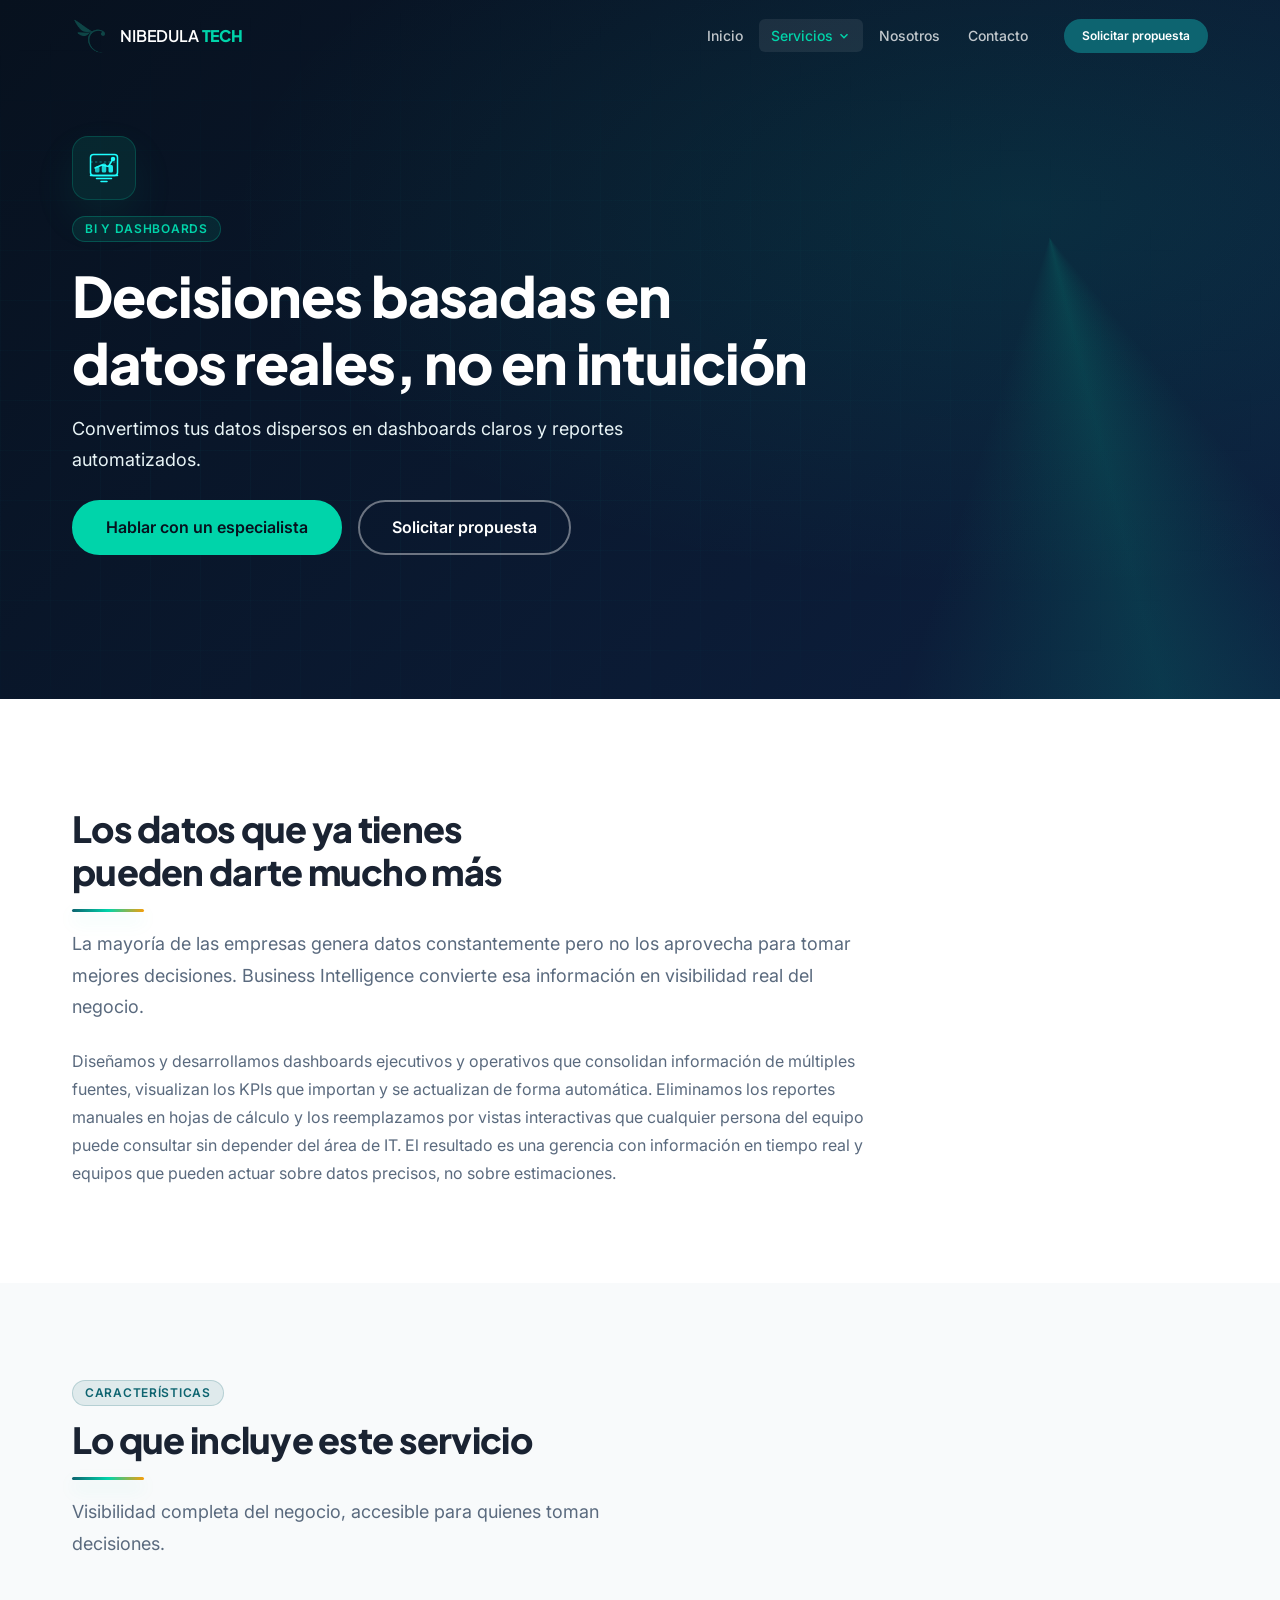
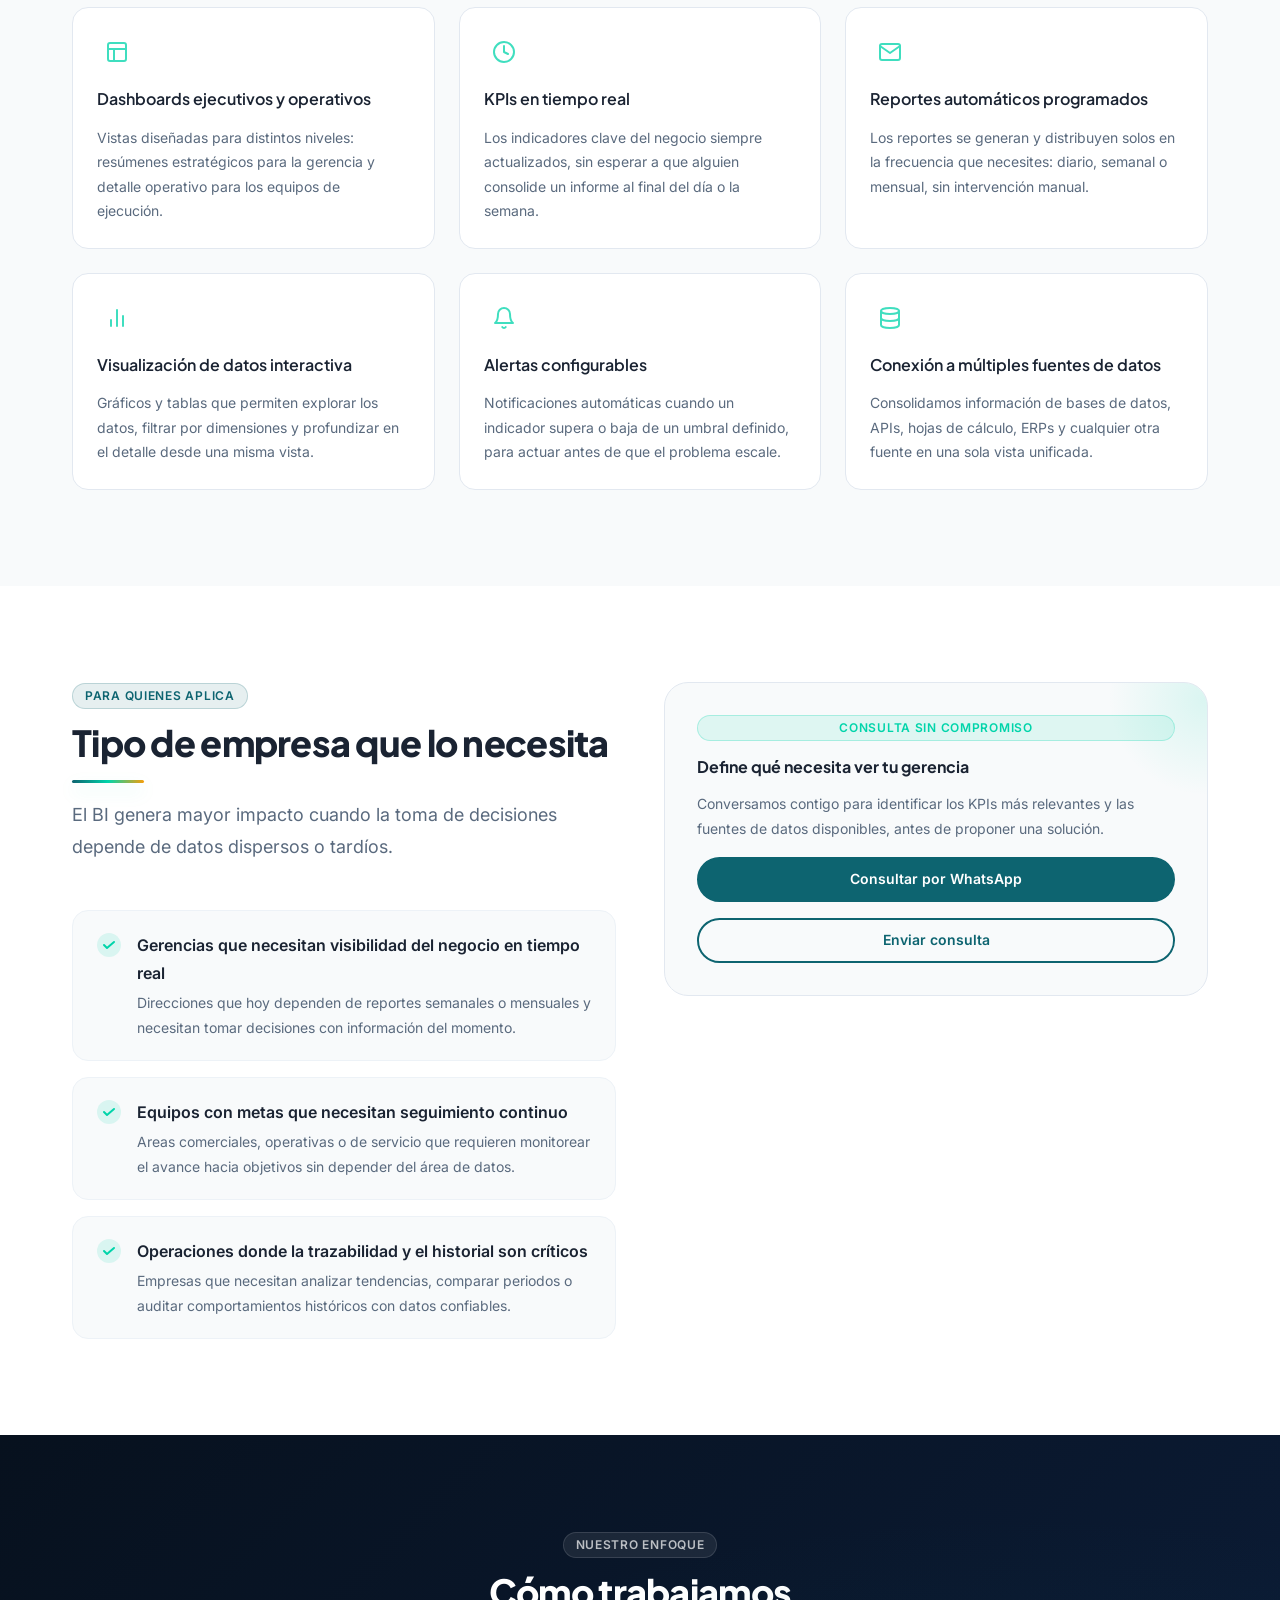
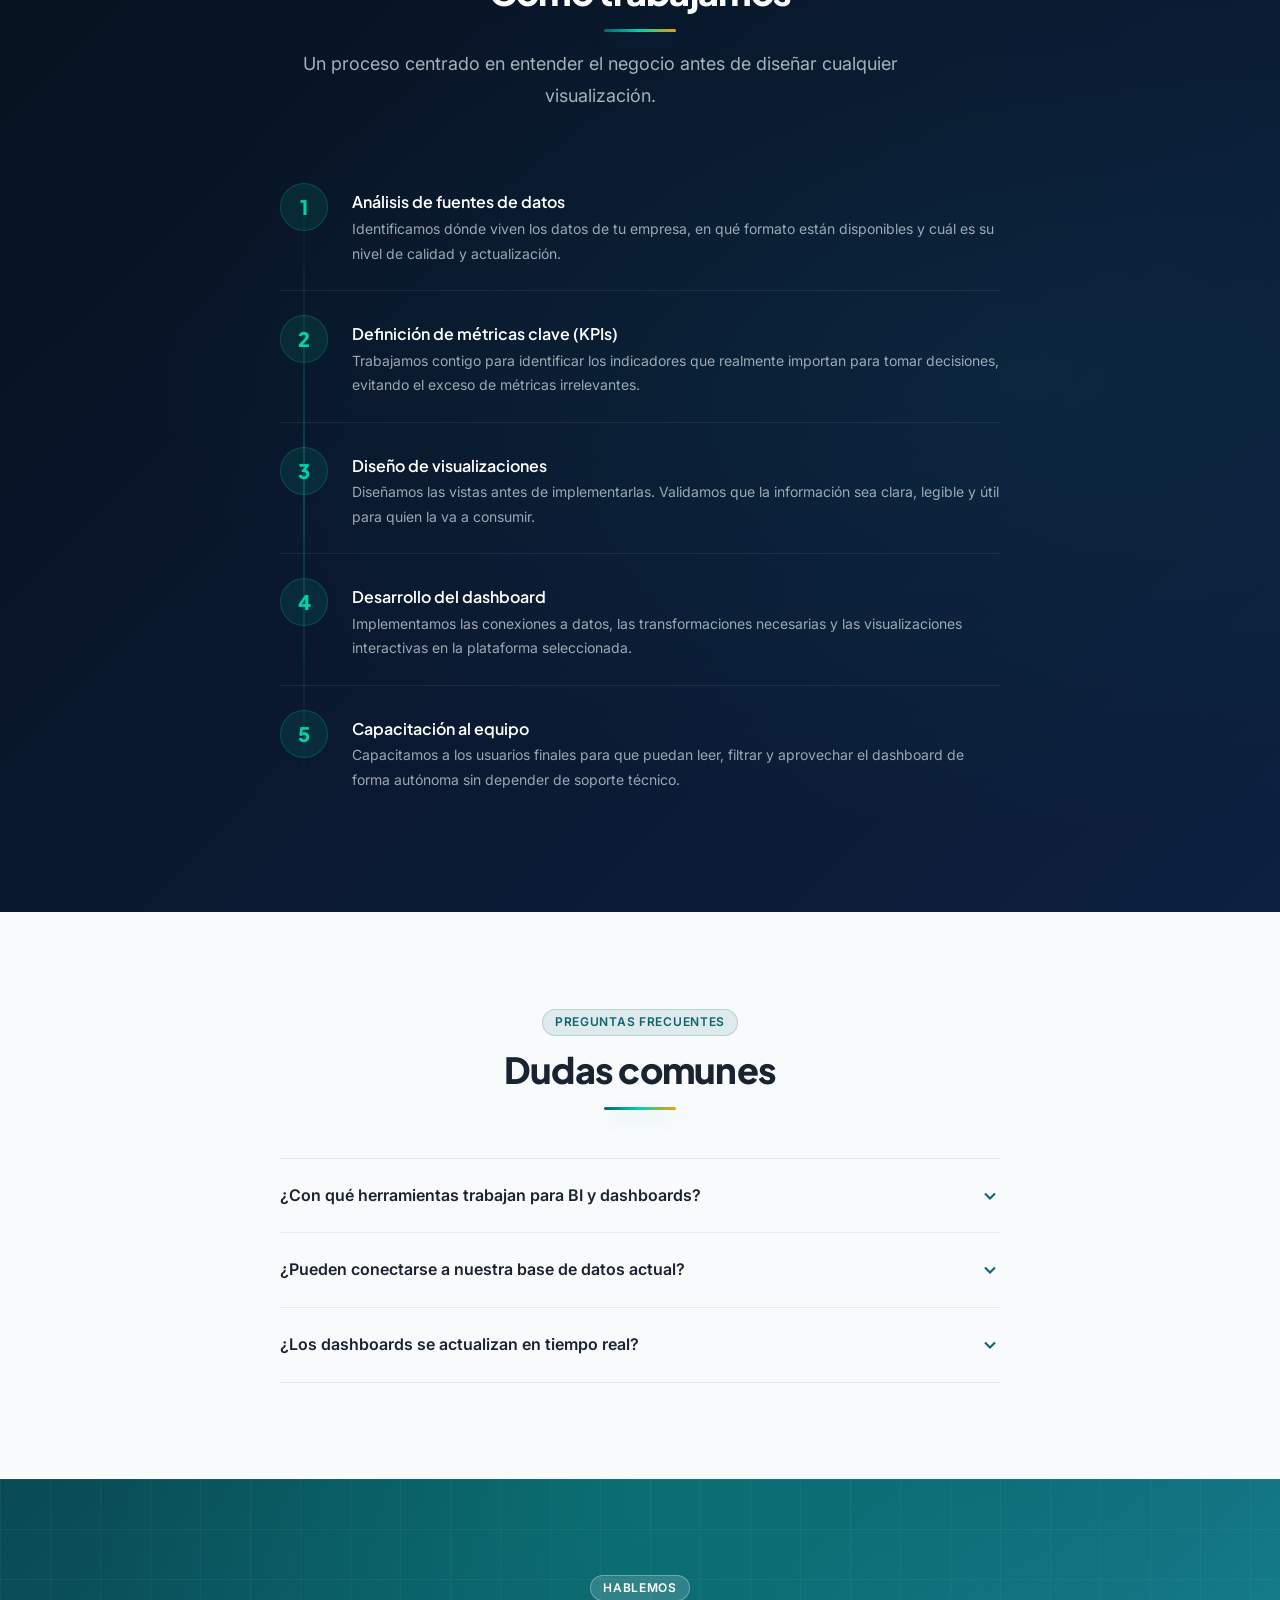
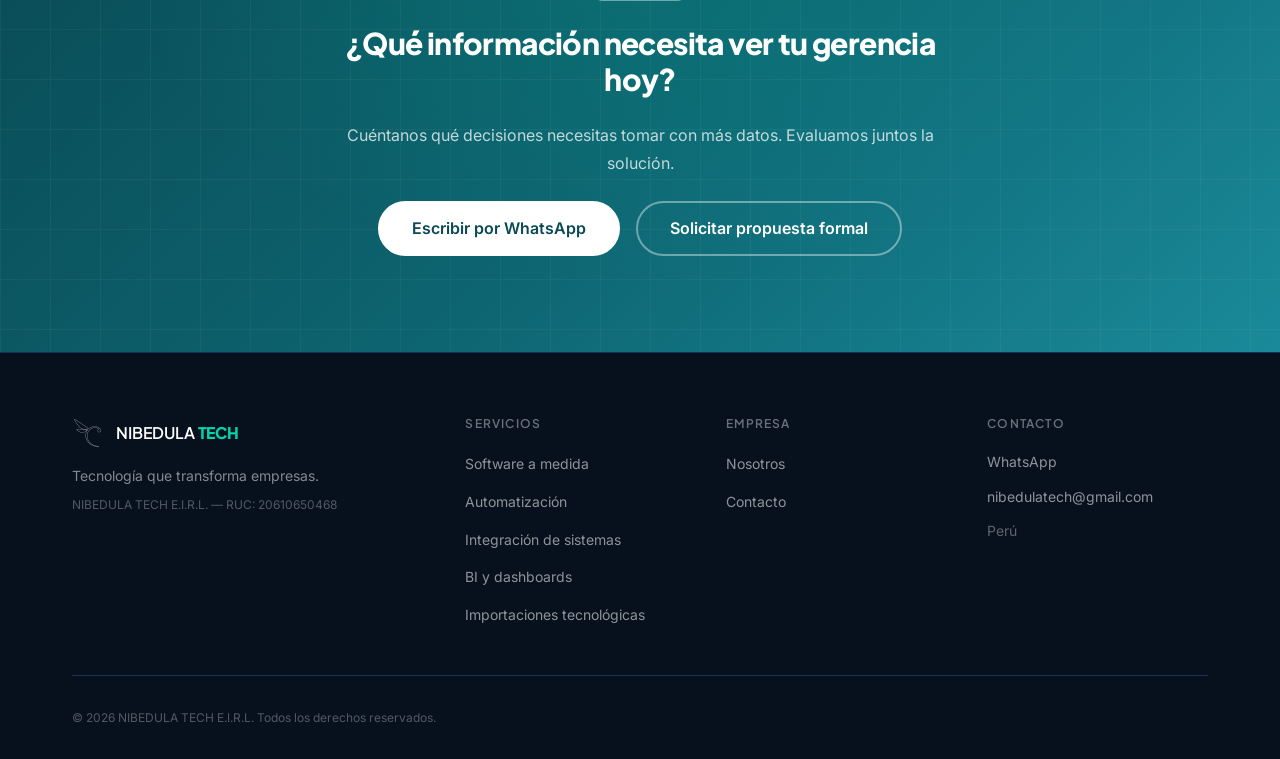
<file: servicios/bi-reportes.html>
﻿<!DOCTYPE html>
<html lang="es-PE">
<head>
  <meta charset="UTF-8">
  <meta name="viewport" content="width=device-width, initial-scale=1.0">
  <meta name="description" content="Transformamos tus datos en información útil para tomar decisiones con evidencia. Dashboards y reportes a medida.">
  <meta property="og:title" content="BI, Reportes y Dashboards | NIBEDULA TECH">
  <meta property="og:description" content="Transformamos tus datos en información útil para tomar decisiones con evidencia. Dashboards y reportes a medida.">
  <meta property="og:type" content="website">
  <title>BI, Reportes y Dashboards | NIBEDULA TECH</title>
  <link rel="preconnect" href="https://fonts.googleapis.com">
  <link rel="preconnect" href="https://fonts.gstatic.com" crossorigin>
  <link href="https://fonts.googleapis.com/css2?family=Inter:wght@400;500;600;700;800&family=Plus+Jakarta+Sans:wght@600;700;800&display=swap" rel="stylesheet">
  <link rel="stylesheet" href="../assets/css/variables.css">
  <link rel="stylesheet" href="../assets/css/base.css">
  <link rel="stylesheet" href="../assets/css/layout.css">
  <link rel="stylesheet" href="../assets/css/components.css">
  <link rel="stylesheet" href="../assets/css/pages/servicios.css">

  <meta http-equiv="X-UA-Compatible" content="IE=edge">
  <meta name="author" content="NIBEDULA TECH E.I.R.L.">
  <meta name="robots" content="index, follow">
  <link rel="canonical" href="https://www.nibedulatech.com/servicios/bi-reportes">

  <meta property="og:image" content="https://www.nibedulatech.com/assets/img/og/og-image.png">
  <meta property="og:image:width" content="1200">
  <meta property="og:image:height" content="630">
  <meta property="og:url" content="https://www.nibedulatech.com/servicios/bi-reportes">
  <meta property="og:site_name" content="NIBEDULA TECH E.I.R.L.">
  <meta property="og:locale" content="es_PE">

  <!-- Twitter Card -->
  <meta name="twitter:card" content="summary_large_image">
  <meta name="twitter:title" content="BI, Reportes y Dashboards | NIBEDULA TECH">
  <meta name="twitter:description" content="Transformamos tus datos en información útil para tomar decisiones con evidencia. Dashboards y reportes a medida.">
  <meta name="twitter:image" content="https://www.nibedulatech.com/assets/img/og/og-image.png">

  <!-- Favicon y manifest -->
  <link rel="icon" type="image/x-icon" href="../favicon.ico">
  <link rel="icon" type="image/png" sizes="32x32" href="../assets/img/logo/logo_nibedula_circulo.png">
  <link rel="apple-touch-icon" sizes="180x180" href="../assets/img/logo/logo_nibedula_circulo.png">
  <link rel="manifest" href="../site.webmanifest">
  <meta name="theme-color" content="#0d6470">
</head>
<body>

  <a href="#main-content" class="skip-link">Saltar al contenido principal</a>

  <!-- HEADER -->
  <header class="site-header" id="site-header" role="banner">
    <nav class="navbar container" aria-label="Navegación principal">
      <a href="../index.html" class="navbar__brand" aria-label="NIBEDULA TECH - Ir al inicio">
        <img src="../assets/img/logo/logo_nibedula_tech.png" alt="NIBEDULA TECH E.I.R.L." class="navbar__logo" width="36" height="36" loading="eager">
        <span class="navbar__name">NIBEDULA <strong>TECH</strong></span>
      </a>
      <button class="navbar__toggle" id="navbar-toggle" aria-expanded="false" aria-controls="navbar-menu" aria-label="Abrir menú de navegación" type="button">
        <span class="navbar__bar" aria-hidden="true"></span>
        <span class="navbar__bar" aria-hidden="true"></span>
        <span class="navbar__bar" aria-hidden="true"></span>
      </button>
      <div class="navbar__menu" id="navbar-menu">
        <ul class="navbar__list" role="list">
          <li><a href="../index.html" class="navbar__link">Inicio</a></li>
          <li class="navbar__item--dropdown">
            <button class="navbar__link navbar__dropdown-trigger navbar__link--active" aria-expanded="false" aria-haspopup="true" type="button">
              Servicios
              <svg class="navbar__chevron" width="14" height="14" viewBox="0 0 24 24" fill="none" stroke="currentColor" stroke-width="2.5" aria-hidden="true"><polyline points="6 9 12 15 18 9"></polyline></svg>
            </button>
            <ul class="navbar__dropdown" role="list">
              <li><a href="software-a-medida.html" class="navbar__dropdown-link">Software a medida</a></li>
              <li><a href="automatizaciones.html" class="navbar__dropdown-link">Automatización de procesos</a></li>
              <li><a href="integraciones.html" class="navbar__dropdown-link">Integración de sistemas</a></li>
              <li><a href="bi-reportes.html" class="navbar__dropdown-link">BI y dashboards</a></li>
              <li><a href="importaciones.html" class="navbar__dropdown-link">Importaciones tecnológicas</a></li>
            </ul>
          </li>
          <li><a href="../nosotros.html" class="navbar__link">Nosotros</a></li>
          <li><a href="../contacto.html" class="navbar__link">Contacto</a></li>
        </ul>
        <a href="https://wa.me/51934069534?text=Hola%2C%20me%20interesa%20conocer%20m%C3%A1s%20sobre%20sus%20servicios" class="btn btn--primary btn--sm navbar__cta" target="_blank" rel="noopener noreferrer">Solicitar propuesta</a>
      </div>
    </nav>
  </header>

  <main id="main-content">

    <!-- HERO -->
    <section class="service-hero" aria-labelledby="hero-title">
      <div class="container">
        <div class="service-hero__inner">
          <div class="service-hero__icon" aria-hidden="true">
            <img src="../assets/icons/icon-bi.svg" alt="" width="36" height="36">
          </div>
          <span class="badge badge--accent service-hero__badge">BI y dashboards</span>
          <h1 class="service-hero__title" id="hero-title" data-animate="fade-up">Decisiones basadas en datos reales, no en intuición</h1>
          <p class="service-hero__subtitle" data-animate="fade-up" data-delay="100">Convertimos tus datos dispersos en dashboards claros y reportes automatizados.</p>
          <div class="service-hero__actions" data-animate="fade-up" data-delay="200">
            <a href="https://wa.me/51934069534?text=Hola%2C%20me%20interesa%20el%20servicio%20de%20BI%20y%20dashboards" class="btn btn--accent btn--lg" target="_blank" rel="noopener noreferrer">
              Hablar con un especialista
            </a>
            <a href="../contacto.html" class="btn btn--outline-white btn--lg">Solicitar propuesta</a>
          </div>
        </div>
      </div>
    </section>

    <!-- DESCRIPCIÓN -->
    <section class="service-desc" aria-labelledby="desc-title">
      <div class="container">
        <div class="service-desc__inner" data-animate="fade-up">
          <h2 class="section-title" id="desc-title">Los datos que ya tienes pueden darte mucho más</h2>
          <p class="service-desc__lead">La mayoría de las empresas genera datos constantemente pero no los aprovecha para tomar mejores decisiones. Business Intelligence convierte esa información en visibilidad real del negocio.</p>
          <p class="service-desc__body">Diseñamos y desarrollamos dashboards ejecutivos y operativos que consolidan información de múltiples fuentes, visualizan los KPIs que importan y se actualizan de forma automática. Eliminamos los reportes manuales en hojas de cálculo y los reemplazamos por vistas interactivas que cualquier persona del equipo puede consultar sin depender del área de IT. El resultado es una gerencia con información en tiempo real y equipos que pueden actuar sobre datos precisos, no sobre estimaciones.</p>
        </div>
      </div>
    </section>

    <!-- CARACTERÍSTICAS -->
    <section class="service-features" aria-labelledby="features-title">
      <div class="container">
        <div class="section-header" data-animate="fade-up">
          <span class="badge">Características</span>
          <h2 class="section-title" id="features-title">Lo que incluye este servicio</h2>
          <p class="section-subtitle">Visibilidad completa del negocio, accesible para quienes toman decisiones.</p>
        </div>
        <div class="service-features__grid">

          <article class="feature-card" data-animate="fade-up" data-delay="100">
            <div class="feature-card__icon" aria-hidden="true">
              <svg viewBox="0 0 24 24" stroke-width="2" stroke-linecap="round" stroke-linejoin="round"><rect x="3" y="3" width="18" height="18" rx="2"/><path d="M3 9h18"/><path d="M9 21V9"/></svg>
            </div>
            <h3 class="feature-card__title">Dashboards ejecutivos y operativos</h3>
            <p class="feature-card__desc">Vistas diseñadas para distintos niveles: resúmenes estratégicos para la gerencia y detalle operativo para los equipos de ejecución.</p>
          </article>

          <article class="feature-card" data-animate="fade-up" data-delay="150">
            <div class="feature-card__icon" aria-hidden="true">
              <svg viewBox="0 0 24 24" stroke-width="2" stroke-linecap="round" stroke-linejoin="round"><circle cx="12" cy="12" r="10"/><polyline points="12 6 12 12 16 14"/></svg>
            </div>
            <h3 class="feature-card__title">KPIs en tiempo real</h3>
            <p class="feature-card__desc">Los indicadores clave del negocio siempre actualizados, sin esperar a que alguien consolide un informe al final del día o la semana.</p>
          </article>

          <article class="feature-card" data-animate="fade-up" data-delay="200">
            <div class="feature-card__icon" aria-hidden="true">
              <svg viewBox="0 0 24 24" stroke-width="2" stroke-linecap="round" stroke-linejoin="round"><path d="M4 4h16c1.1 0 2 .9 2 2v12c0 1.1-.9 2-2 2H4c-1.1 0-2-.9-2-2V6c0-1.1.9-2 2-2z"/><polyline points="22,6 12,13 2,6"/></svg>
            </div>
            <h3 class="feature-card__title">Reportes automáticos programados</h3>
            <p class="feature-card__desc">Los reportes se generan y distribuyen solos en la frecuencia que necesites: diario, semanal o mensual, sin intervención manual.</p>
          </article>

          <article class="feature-card" data-animate="fade-up" data-delay="250">
            <div class="feature-card__icon" aria-hidden="true">
              <svg viewBox="0 0 24 24" stroke-width="2" stroke-linecap="round" stroke-linejoin="round"><line x1="18" y1="20" x2="18" y2="10"/><line x1="12" y1="20" x2="12" y2="4"/><line x1="6" y1="20" x2="6" y2="14"/></svg>
            </div>
            <h3 class="feature-card__title">Visualización de datos interactiva</h3>
            <p class="feature-card__desc">Gráficos y tablas que permiten explorar los datos, filtrar por dimensiones y profundizar en el detalle desde una misma vista.</p>
          </article>

          <article class="feature-card" data-animate="fade-up" data-delay="300">
            <div class="feature-card__icon" aria-hidden="true">
              <svg viewBox="0 0 24 24" stroke-width="2" stroke-linecap="round" stroke-linejoin="round"><path d="M18 8A6 6 0 0 0 6 8c0 7-3 9-3 9h18s-3-2-3-9"/><path d="M13.73 21a2 2 0 0 1-3.46 0"/></svg>
            </div>
            <h3 class="feature-card__title">Alertas configurables</h3>
            <p class="feature-card__desc">Notificaciones automáticas cuando un indicador supera o baja de un umbral definido, para actuar antes de que el problema escale.</p>
          </article>

          <article class="feature-card" data-animate="fade-up" data-delay="350">
            <div class="feature-card__icon" aria-hidden="true">
              <svg viewBox="0 0 24 24" stroke-width="2" stroke-linecap="round" stroke-linejoin="round"><ellipse cx="12" cy="5" rx="9" ry="3"/><path d="M21 12c0 1.66-4 3-9 3s-9-1.34-9-3"/><path d="M3 5v14c0 1.66 4 3 9 3s9-1.34 9-3V5"/></svg>
            </div>
            <h3 class="feature-card__title">Conexión a múltiples fuentes de datos</h3>
            <p class="feature-card__desc">Consolidamos información de bases de datos, APIs, hojas de cálculo, ERPs y cualquier otra fuente en una sola vista unificada.</p>
          </article>

        </div>
      </div>
    </section>

    <!-- CASOS DE USO -->
    <section class="service-usecases" aria-labelledby="usecases-title">
      <div class="container">
        <div class="service-usecases__grid">
          <div>
            <div class="section-header" data-animate="slide-right">
              <span class="badge">Para quienes aplica</span>
              <h2 class="section-title" id="usecases-title">Tipo de empresa que lo necesita</h2>
              <p class="section-subtitle">El BI genera mayor impacto cuando la toma de decisiones depende de datos dispersos o tardíos.</p>
            </div>
            <ul class="usecase-list" aria-label="Casos de uso">

              <li class="usecase-item" data-animate="fade-up" data-delay="100">
                <div class="usecase-item__check" aria-hidden="true">
                  <svg viewBox="0 0 14 14" stroke-linecap="round" stroke-linejoin="round" stroke-width="2"><polyline points="2,7 5,10 12,4"/></svg>
                </div>
                <div class="usecase-item__text">
                  <strong>Gerencias que necesitan visibilidad del negocio en tiempo real</strong>
                  Direcciones que hoy dependen de reportes semanales o mensuales y necesitan tomar decisiones con información del momento.
                </div>
              </li>

              <li class="usecase-item" data-animate="fade-up" data-delay="200">
                <div class="usecase-item__check" aria-hidden="true">
                  <svg viewBox="0 0 14 14" stroke-linecap="round" stroke-linejoin="round" stroke-width="2"><polyline points="2,7 5,10 12,4"/></svg>
                </div>
                <div class="usecase-item__text">
                  <strong>Equipos con metas que necesitan seguimiento continuo</strong>
                  Areas comerciales, operativas o de servicio que requieren monitorear el avance hacia objetivos sin depender del área de datos.
                </div>
              </li>

              <li class="usecase-item" data-animate="fade-up" data-delay="300">
                <div class="usecase-item__check" aria-hidden="true">
                  <svg viewBox="0 0 14 14" stroke-linecap="round" stroke-linejoin="round" stroke-width="2"><polyline points="2,7 5,10 12,4"/></svg>
                </div>
                <div class="usecase-item__text">
                  <strong>Operaciones donde la trazabilidad y el historial son críticos</strong>
                  Empresas que necesitan analizar tendencias, comparar periodos o auditar comportamientos históricos con datos confiables.
                </div>
              </li>

            </ul>
          </div>
          <div class="service-usecases__aside" data-animate="slide-left">
            <span class="badge badge--accent">Consulta sin compromiso</span>
            <h3 class="service-usecases__aside-title">Define qué necesita ver tu gerencia</h3>
            <p class="service-usecases__aside-desc">Conversamos contigo para identificar los KPIs más relevantes y las fuentes de datos disponibles, antes de proponer una solución.</p>
            <a href="https://wa.me/51934069534?text=Hola%2C%20quiero%20implementar%20dashboards%20y%20BI%20en%20mi%20empresa" class="btn btn--primary" target="_blank" rel="noopener noreferrer">Consultar por WhatsApp</a>
            <a href="../contacto.html" class="btn btn--outline">Enviar consulta</a>
          </div>
        </div>
      </div>
    </section>

    <!-- PROCESO -->
    <section class="service-process" aria-labelledby="process-title">
      <div class="container">
        <div class="section-header section-header--center" data-animate="fade-up">
          <span class="badge badge--dark">Nuestro enfoque</span>
          <h2 class="section-title" id="process-title">Cómo trabajamos</h2>
          <p class="section-subtitle">Un proceso centrado en entender el negocio antes de diseñar cualquier visualización.</p>
        </div>
        <ol class="service-steps" aria-label="Pasos del proceso">

          <li class="service-step" data-animate="fade-up" data-delay="100">
            <div class="service-step__number" aria-hidden="true">1</div>
            <div class="service-step__body">
              <h3 class="service-step__title">Análisis de fuentes de datos</h3>
              <p class="service-step__desc">Identificamos dónde viven los datos de tu empresa, en qué formato están disponibles y cuál es su nivel de calidad y actualización.</p>
            </div>
          </li>

          <li class="service-step" data-animate="fade-up" data-delay="200">
            <div class="service-step__number" aria-hidden="true">2</div>
            <div class="service-step__body">
              <h3 class="service-step__title">Definición de métricas clave (KPIs)</h3>
              <p class="service-step__desc">Trabajamos contigo para identificar los indicadores que realmente importan para tomar decisiones, evitando el exceso de métricas irrelevantes.</p>
            </div>
          </li>

          <li class="service-step" data-animate="fade-up" data-delay="300">
            <div class="service-step__number" aria-hidden="true">3</div>
            <div class="service-step__body">
              <h3 class="service-step__title">Diseño de visualizaciones</h3>
              <p class="service-step__desc">Diseñamos las vistas antes de implementarlas. Validamos que la información sea clara, legible y útil para quien la va a consumir.</p>
            </div>
          </li>

          <li class="service-step" data-animate="fade-up" data-delay="400">
            <div class="service-step__number" aria-hidden="true">4</div>
            <div class="service-step__body">
              <h3 class="service-step__title">Desarrollo del dashboard</h3>
              <p class="service-step__desc">Implementamos las conexiones a datos, las transformaciones necesarias y las visualizaciones interactivas en la plataforma seleccionada.</p>
            </div>
          </li>

          <li class="service-step" data-animate="fade-up" data-delay="500">
            <div class="service-step__number" aria-hidden="true">5</div>
            <div class="service-step__body">
              <h3 class="service-step__title">Capacitación al equipo</h3>
              <p class="service-step__desc">Capacitamos a los usuarios finales para que puedan leer, filtrar y aprovechar el dashboard de forma autónoma sin depender de soporte técnico.</p>
            </div>
          </li>

        </ol>
      </div>
    </section>

    <!-- FAQ -->
    <section class="service-faq" aria-labelledby="faq-title">
      <div class="container">
        <div class="section-header section-header--center" data-animate="fade-up">
          <span class="badge">Preguntas frecuentes</span>
          <h2 class="section-title" id="faq-title">Dudas comunes</h2>
        </div>
        <div class="faq__list" data-animate="fade-up" data-delay="100">

          <details class="faq__item">
            <summary class="faq__question">
              ¿Con qué herramientas trabajan para BI y dashboards?
              <svg class="faq__icon" width="20" height="20" viewBox="0 0 24 24" fill="none" stroke="currentColor" stroke-width="2.5" aria-hidden="true"><polyline points="6 9 12 15 18 9"/></svg>
            </summary>
            <div class="faq__answer">
              <p>Trabajamos con distintas herramientas según las necesidades del proyecto: Power BI, Metabase, Grafana, Superset y dashboards desarrollados a medida. La elección depende del presupuesto, la infraestructura existente y los requerimientos específicos de visualización e integración.</p>
            </div>
          </details>

          <details class="faq__item">
            <summary class="faq__question">
              ¿Pueden conectarse a nuestra base de datos actual?
              <svg class="faq__icon" width="20" height="20" viewBox="0 0 24 24" fill="none" stroke="currentColor" stroke-width="2.5" aria-hidden="true"><polyline points="6 9 12 15 18 9"/></svg>
            </summary>
            <div class="faq__answer">
              <p>Sí. Nos conectamos directamente a bases de datos relacionales, almacenes de datos en la nube, APIs o archivos estructurados. Si los datos están dispersos en múltiples fuentes, diseñamos una capa de consolidación para unificarlos antes de visualizarlos.</p>
            </div>
          </details>

          <details class="faq__item">
            <summary class="faq__question">
              ¿Los dashboards se actualizan en tiempo real?
              <svg class="faq__icon" width="20" height="20" viewBox="0 0 24 24" fill="none" stroke="currentColor" stroke-width="2.5" aria-hidden="true"><polyline points="6 9 12 15 18 9"/></svg>
            </summary>
            <div class="faq__answer">
              <p>Depende de la fuente de datos y del caso de uso. Algunos dashboards se actualizan en tiempo real o con latencia de minutos. Otros se refrescan cada hora o cada día según la frecuencia con la que los datos cambian. Lo definimos en el análisis inicial según lo que sea más útil para tu operación.</p>
            </div>
          </details>

        </div>
      </div>
    </section>

    <!-- CTA -->
    <section class="service-cta" aria-labelledby="cta-title">
      <div class="container">
        <div class="service-cta__inner" data-animate="fade-up">
          <span class="badge badge--light">Hablemos</span>
          <h2 class="service-cta__title" id="cta-title">¿Qué información necesita ver tu gerencia hoy?</h2>
          <p class="service-cta__desc">Cuéntanos qué decisiones necesitas tomar con más datos. Evaluamos juntos la solución.</p>
          <div class="service-cta__actions">
            <a href="https://wa.me/51934069534?text=Hola%2C%20necesito%20dashboards%20e%20inteligencia%20de%20negocio" class="btn btn--white btn--lg" target="_blank" rel="noopener noreferrer">Escribir por WhatsApp</a>
            <a href="../contacto.html" class="btn btn--outline-white btn--lg">Solicitar propuesta formal</a>
          </div>
        </div>
      </div>
    </section>

  </main>

  <!-- FOOTER -->
  <footer class="site-footer" role="contentinfo">
    <div class="container">
      <div class="footer__grid">
        <div class="footer__brand">
          <a href="../index.html" class="footer__brand-link" aria-label="NIBEDULA TECH - Inicio">
            <img src="../assets/img/logo/logo_nibedula_transparente.png" alt="NIBEDULA TECH" class="footer__logo" width="36" height="36" loading="lazy">
            <span class="footer__name">NIBEDULA <strong>TECH</strong></span>
          </a>
          <p class="footer__tagline">Tecnología que transforma empresas.</p>
          <p class="footer__legal">NIBEDULA TECH E.I.R.L. — RUC: 20610650468</p>
        </div>
        <nav class="footer__nav" aria-label="Servicios">
          <h3 class="footer__nav-title">Servicios</h3>
          <ul role="list">
            <li><a href="software-a-medida.html">Software a medida</a></li>
            <li><a href="automatizaciones.html">Automatización</a></li>
            <li><a href="integraciones.html">Integración de sistemas</a></li>
            <li><a href="bi-reportes.html">BI y dashboards</a></li>
            <li><a href="importaciones.html">Importaciones tecnológicas</a></li>
          </ul>
        </nav>
        <nav class="footer__nav" aria-label="Empresa">
          <h3 class="footer__nav-title">Empresa</h3>
          <ul role="list">
            <li><a href="../nosotros.html">Nosotros</a></li>
            <li><a href="../contacto.html">Contacto</a></li>
          </ul>
        </nav>
        <div class="footer__contact">
          <h3 class="footer__nav-title">Contacto</h3>
          <ul role="list">
            <li><a href="https://wa.me/51934069534" target="_blank" rel="noopener noreferrer">WhatsApp</a></li>
            <li><a href="mailto:nibedulatech@gmail.com">nibedulatech@gmail.com</a></li>
            <li>Perú</li>
          </ul>
        </div>
      </div>
      <div class="footer__bottom">
        <p>&copy; <span id="footer-year">2026</span> NIBEDULA TECH E.I.R.L. Todos los derechos reservados.</p>
      </div>
    </div>
  </footer>

  <script src="../assets/js/main.js"></script>
  <script src="../assets/js/navbar.js"></script>
  <script src="../assets/js/animations.js"></script>
  <script src="../assets/js/faq.js"></script>
  <script src="../assets/js/contact.js"></script>
</body>
</html>
</file>
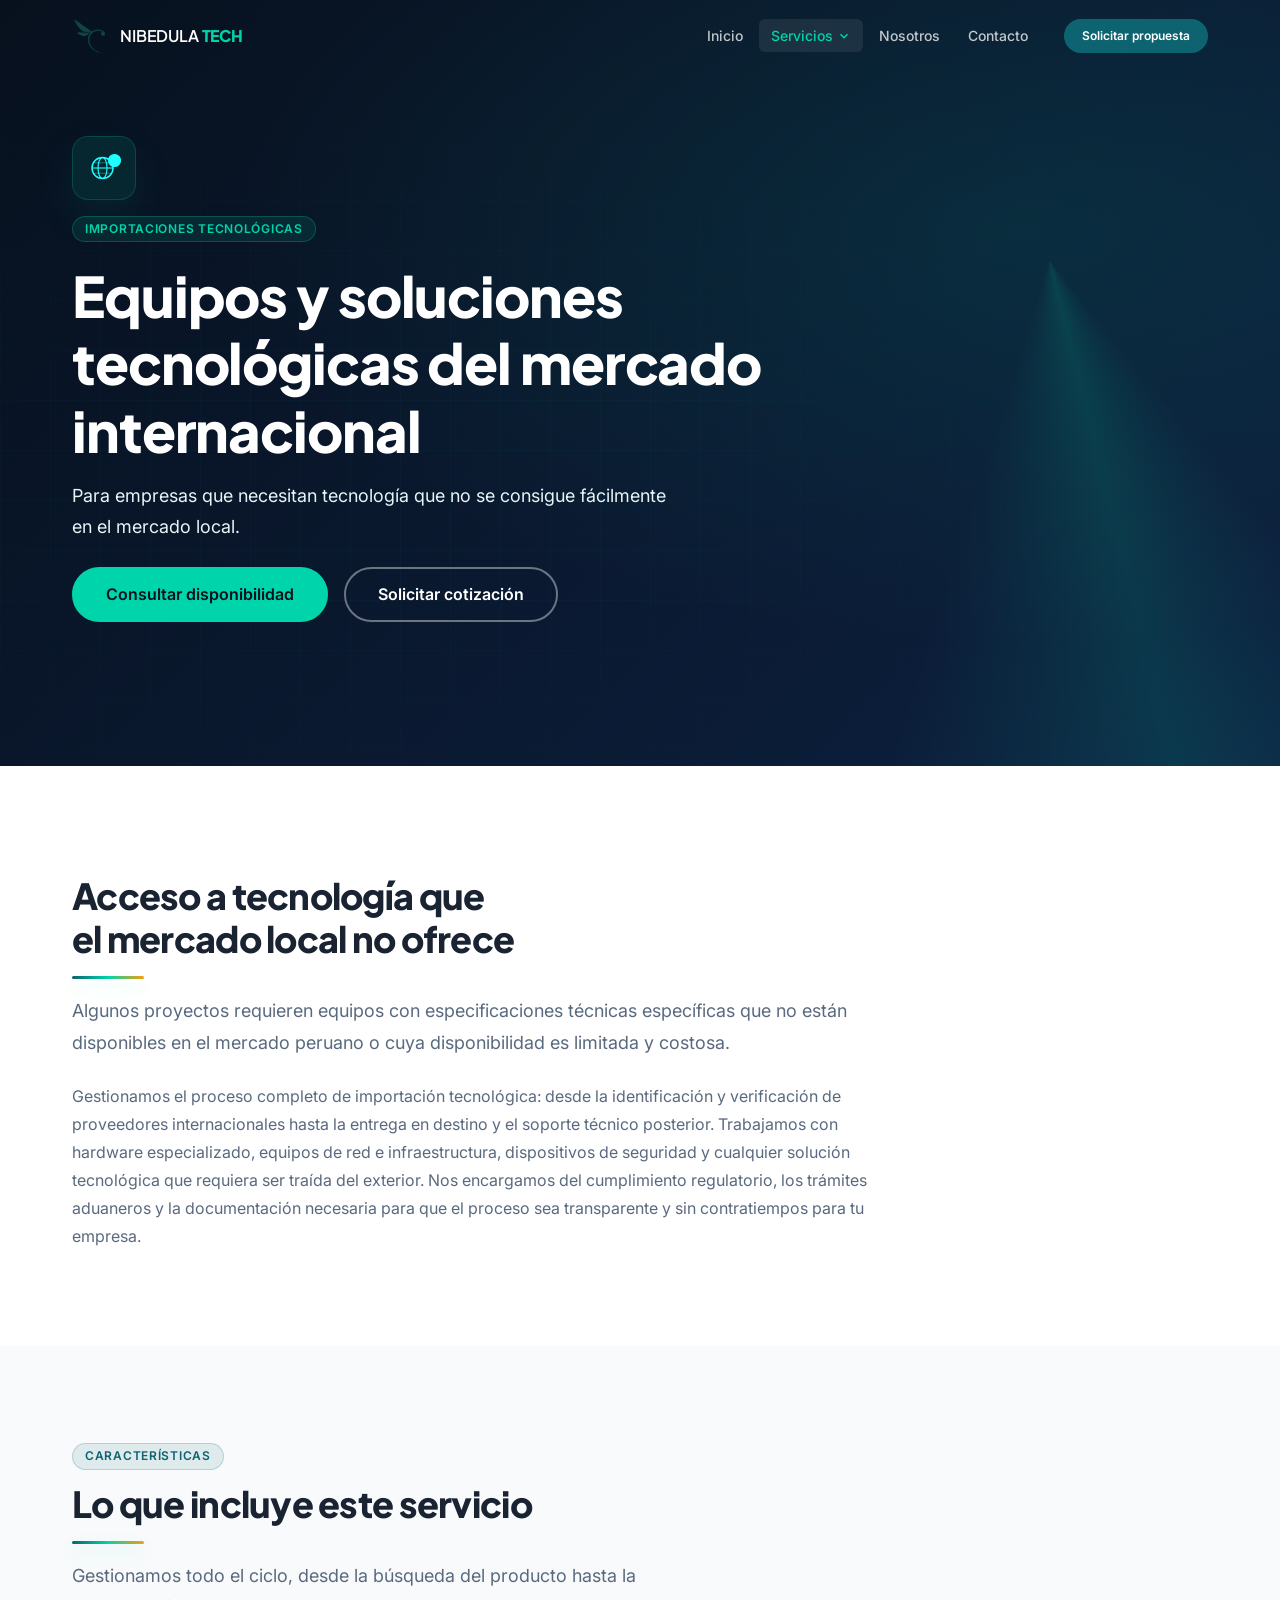
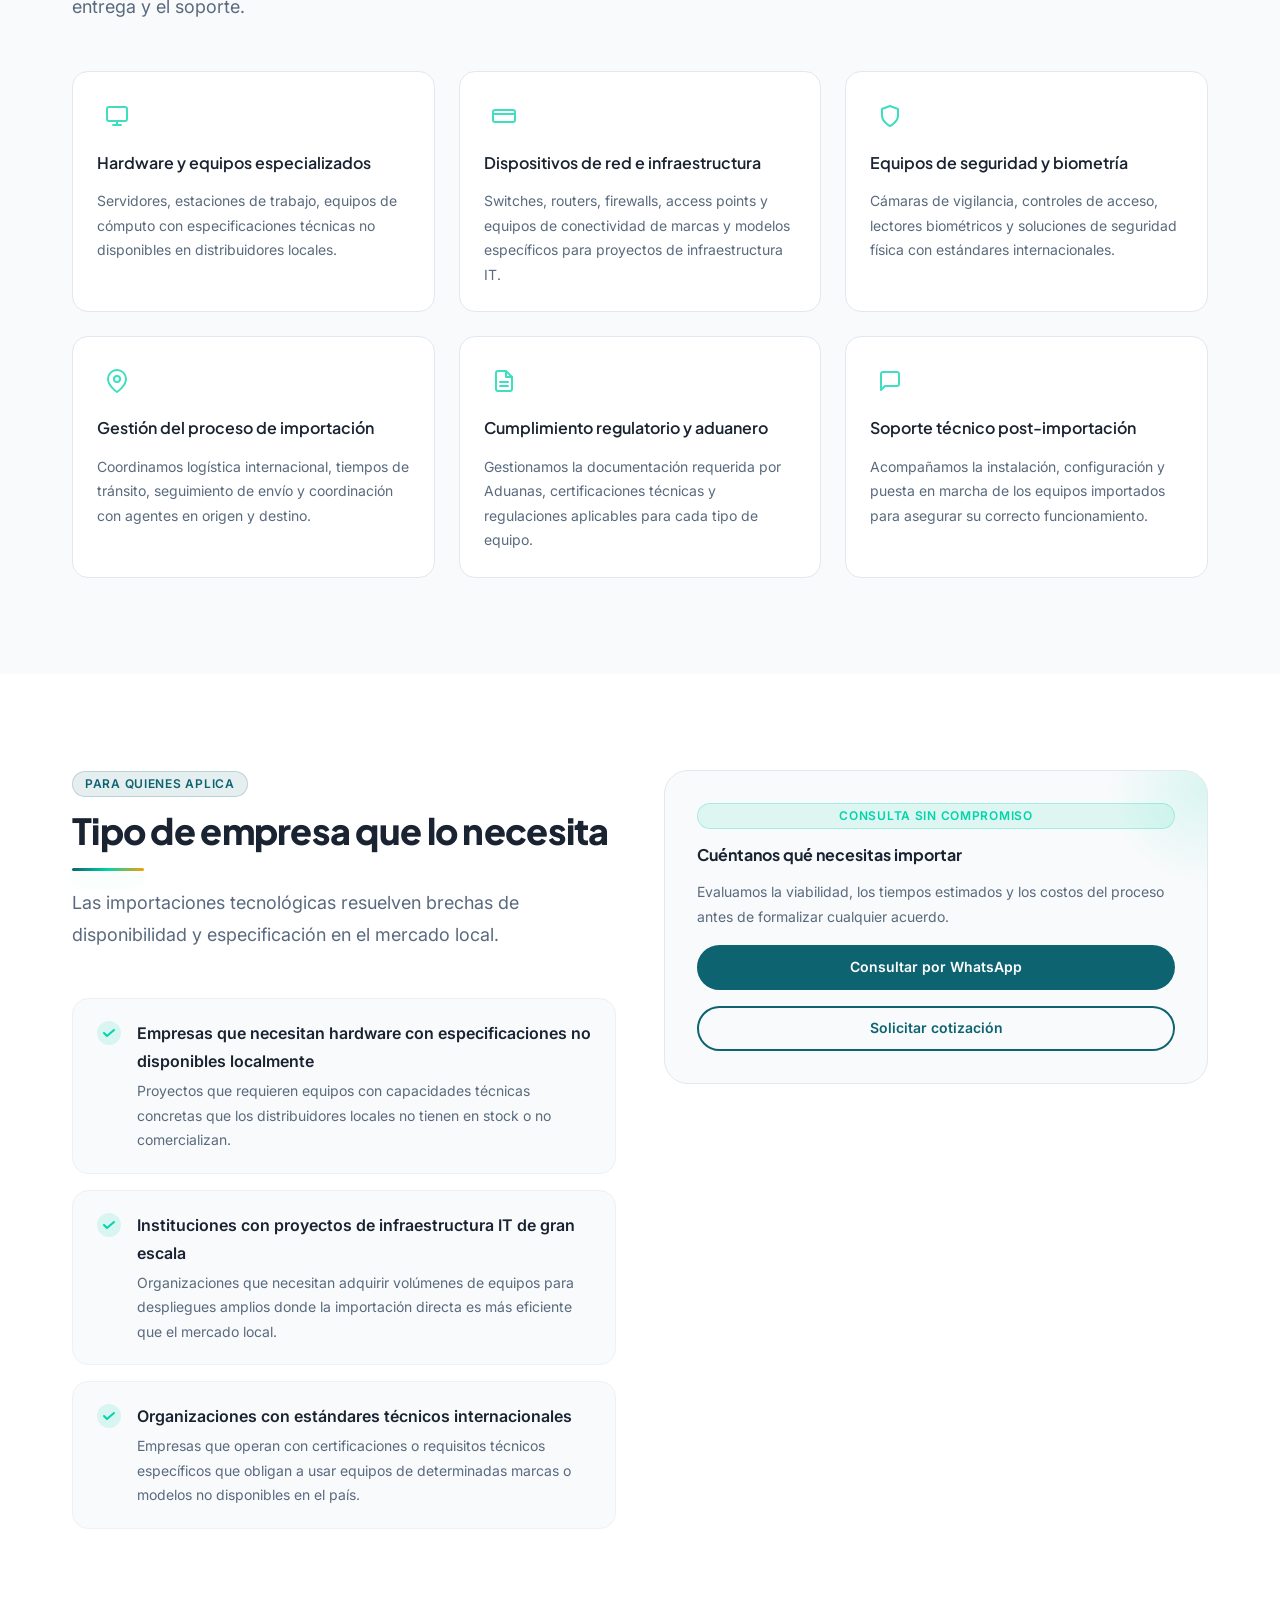
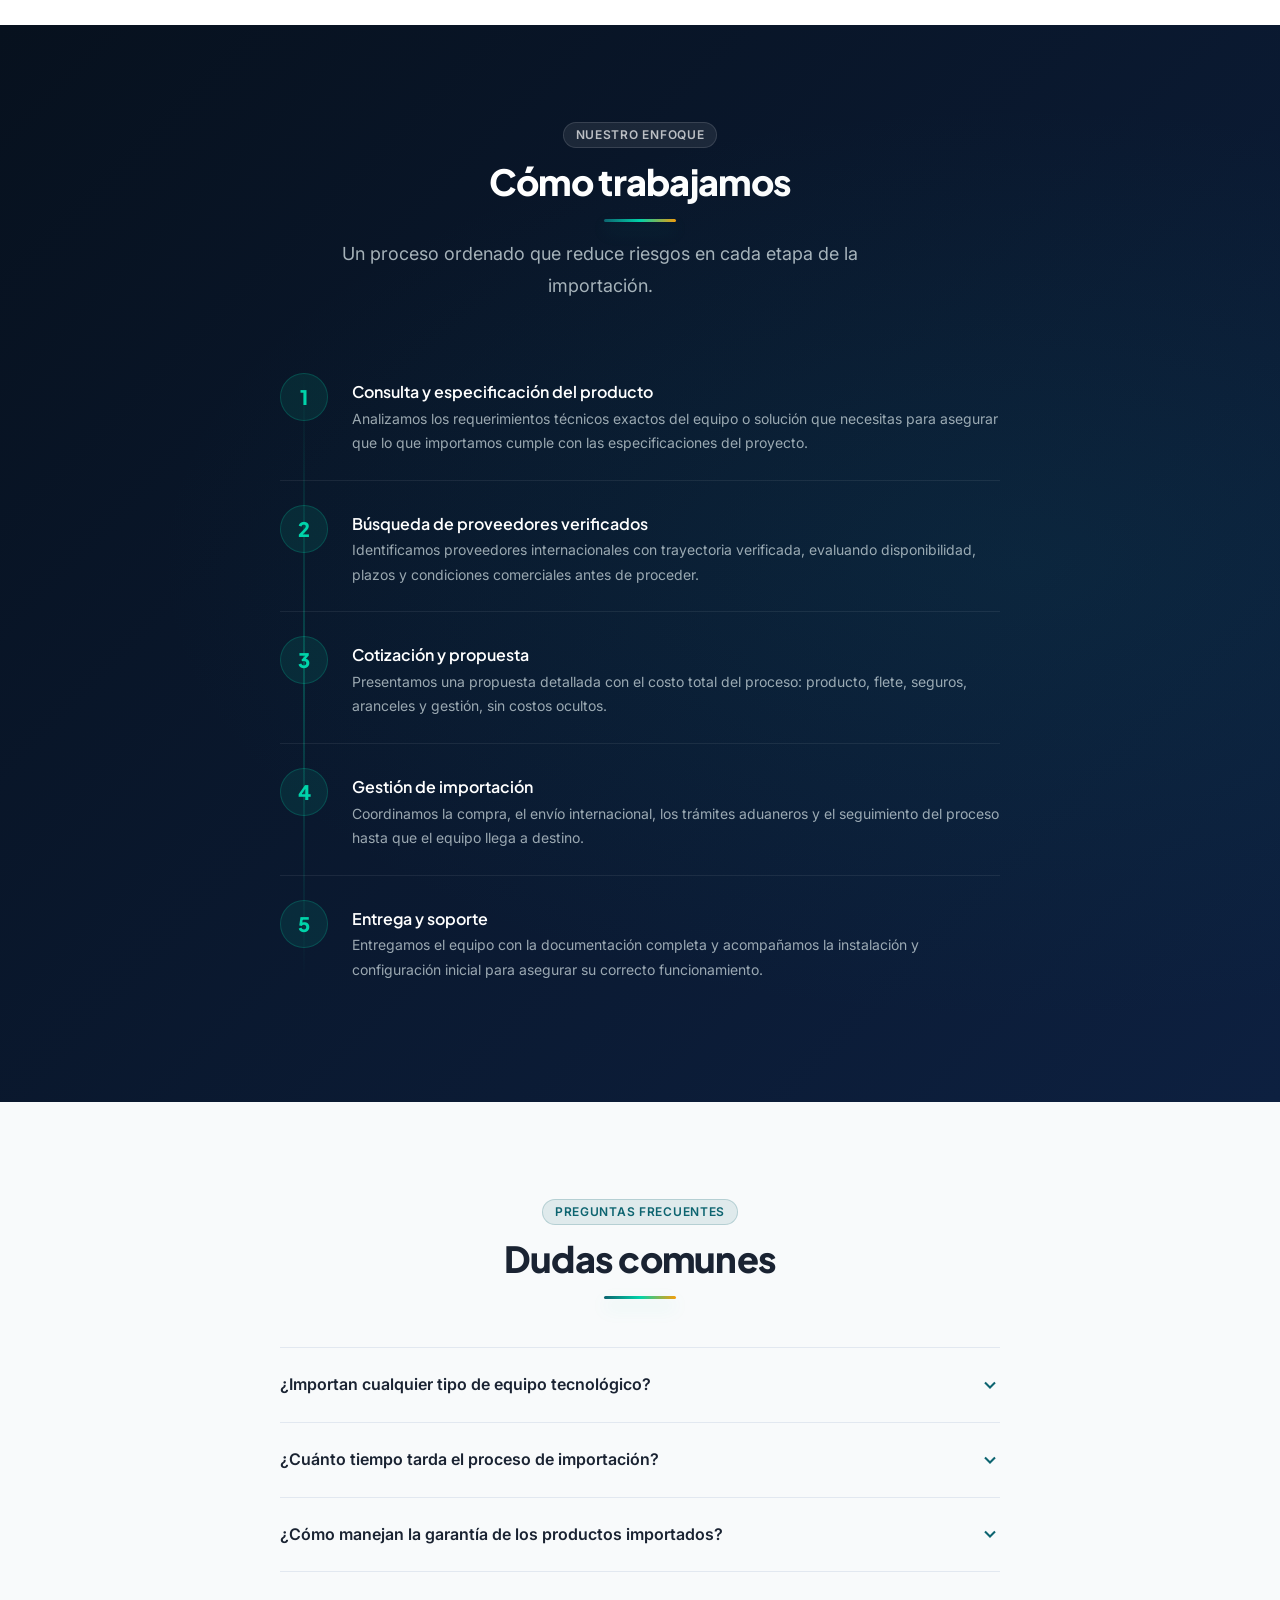
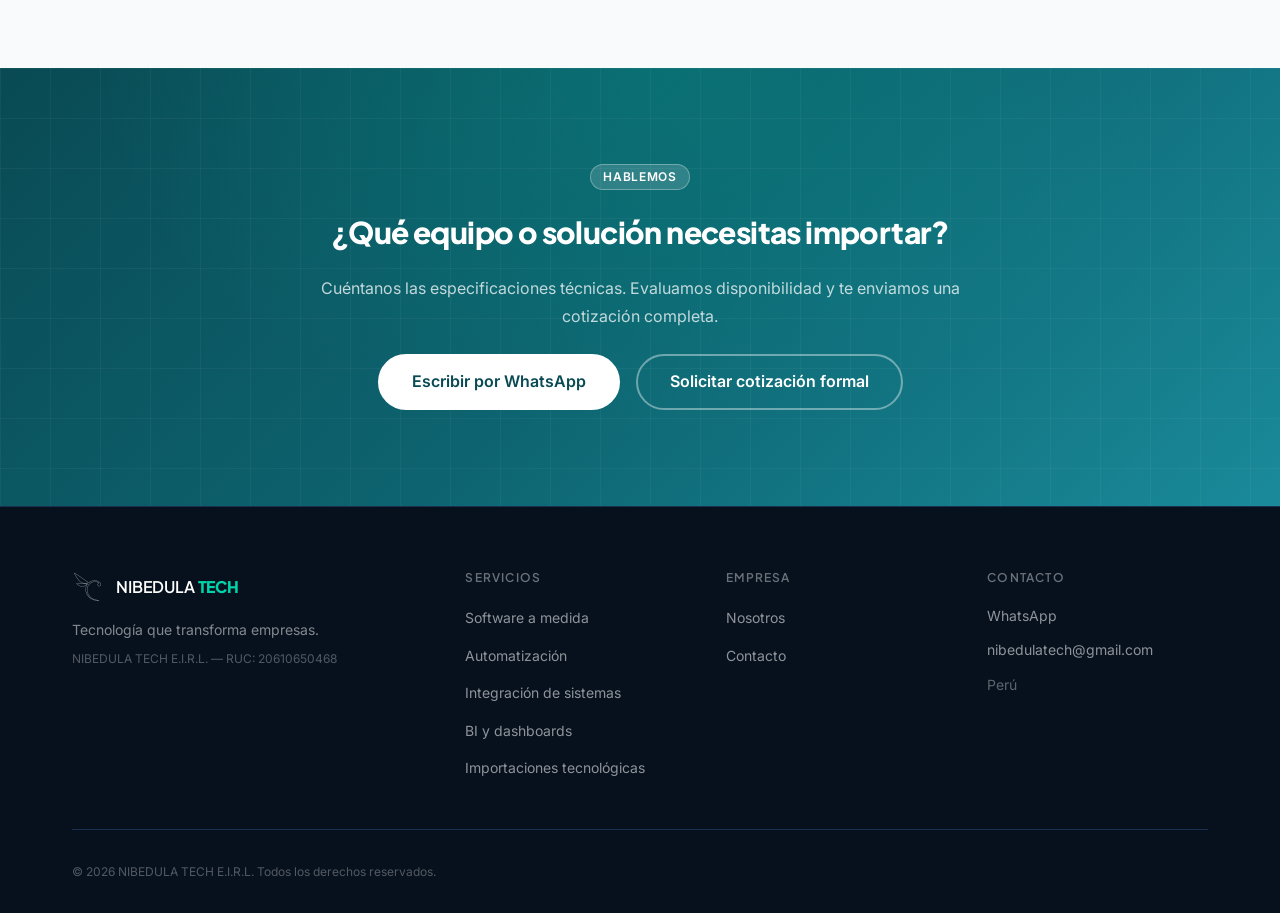
<file: servicios/importaciones.html>
﻿<!DOCTYPE html>
<html lang="es-PE">
<head>
  <meta charset="UTF-8">
  <meta name="viewport" content="width=device-width, initial-scale=1.0">
  <meta name="description" content="Gestionamos la importación de equipos, hardware y soluciones tecnológicas para empresas que necesitan productos del mercado internacional.">
  <meta property="og:title" content="Importaciones Tecnológicas | NIBEDULA TECH">
  <meta property="og:description" content="Gestionamos la importación de equipos, hardware y soluciones tecnológicas para empresas que necesitan productos del mercado internacional.">
  <meta property="og:type" content="website">
  <title>Importaciones Tecnológicas | NIBEDULA TECH</title>
  <link rel="preconnect" href="https://fonts.googleapis.com">
  <link rel="preconnect" href="https://fonts.gstatic.com" crossorigin>
  <link href="https://fonts.googleapis.com/css2?family=Inter:wght@400;500;600;700;800&family=Plus+Jakarta+Sans:wght@600;700;800&display=swap" rel="stylesheet">
  <link rel="stylesheet" href="../assets/css/variables.css">
  <link rel="stylesheet" href="../assets/css/base.css">
  <link rel="stylesheet" href="../assets/css/layout.css">
  <link rel="stylesheet" href="../assets/css/components.css">
  <link rel="stylesheet" href="../assets/css/pages/servicios.css">

  <meta http-equiv="X-UA-Compatible" content="IE=edge">
  <meta name="author" content="NIBEDULA TECH E.I.R.L.">
  <meta name="robots" content="index, follow">
  <link rel="canonical" href="https://www.nibedulatech.com/servicios/importaciones">

  <meta property="og:image" content="https://www.nibedulatech.com/assets/img/og/og-image.png">
  <meta property="og:image:width" content="1200">
  <meta property="og:image:height" content="630">
  <meta property="og:url" content="https://www.nibedulatech.com/servicios/importaciones">
  <meta property="og:site_name" content="NIBEDULA TECH E.I.R.L.">
  <meta property="og:locale" content="es_PE">

  <!-- Twitter Card -->
  <meta name="twitter:card" content="summary_large_image">
  <meta name="twitter:title" content="Importaciones Tecnológicas | NIBEDULA TECH">
  <meta name="twitter:description" content="Gestionamos la importación de equipos, hardware y soluciones tecnológicas para empresas que necesitan productos del mercado internacional.">
  <meta name="twitter:image" content="https://www.nibedulatech.com/assets/img/og/og-image.png">

  <!-- Favicon y manifest -->
  <link rel="icon" type="image/x-icon" href="../favicon.ico">
  <link rel="icon" type="image/png" sizes="32x32" href="../assets/img/logo/logo_nibedula_circulo.png">
  <link rel="apple-touch-icon" sizes="180x180" href="../assets/img/logo/logo_nibedula_circulo.png">
  <link rel="manifest" href="../site.webmanifest">
  <meta name="theme-color" content="#0d6470">
</head>
<body>

  <a href="#main-content" class="skip-link">Saltar al contenido principal</a>

  <!-- HEADER -->
  <header class="site-header" id="site-header" role="banner">
    <nav class="navbar container" aria-label="Navegación principal">
      <a href="../index.html" class="navbar__brand" aria-label="NIBEDULA TECH - Ir al inicio">
        <img src="../assets/img/logo/logo_nibedula_tech.png" alt="NIBEDULA TECH E.I.R.L." class="navbar__logo" width="36" height="36" loading="eager">
        <span class="navbar__name">NIBEDULA <strong>TECH</strong></span>
      </a>
      <button class="navbar__toggle" id="navbar-toggle" aria-expanded="false" aria-controls="navbar-menu" aria-label="Abrir menú de navegación" type="button">
        <span class="navbar__bar" aria-hidden="true"></span>
        <span class="navbar__bar" aria-hidden="true"></span>
        <span class="navbar__bar" aria-hidden="true"></span>
      </button>
      <div class="navbar__menu" id="navbar-menu">
        <ul class="navbar__list" role="list">
          <li><a href="../index.html" class="navbar__link">Inicio</a></li>
          <li class="navbar__item--dropdown">
            <button class="navbar__link navbar__dropdown-trigger navbar__link--active" aria-expanded="false" aria-haspopup="true" type="button">
              Servicios
              <svg class="navbar__chevron" width="14" height="14" viewBox="0 0 24 24" fill="none" stroke="currentColor" stroke-width="2.5" aria-hidden="true"><polyline points="6 9 12 15 18 9"></polyline></svg>
            </button>
            <ul class="navbar__dropdown" role="list">
              <li><a href="software-a-medida.html" class="navbar__dropdown-link">Software a medida</a></li>
              <li><a href="automatizaciones.html" class="navbar__dropdown-link">Automatización de procesos</a></li>
              <li><a href="integraciones.html" class="navbar__dropdown-link">Integración de sistemas</a></li>
              <li><a href="bi-reportes.html" class="navbar__dropdown-link">BI y dashboards</a></li>
              <li><a href="importaciones.html" class="navbar__dropdown-link">Importaciones tecnológicas</a></li>
            </ul>
          </li>
          <li><a href="../nosotros.html" class="navbar__link">Nosotros</a></li>
          <li><a href="../contacto.html" class="navbar__link">Contacto</a></li>
        </ul>
        <a href="https://wa.me/51934069534?text=Hola%2C%20me%20interesa%20conocer%20m%C3%A1s%20sobre%20sus%20servicios" class="btn btn--primary btn--sm navbar__cta" target="_blank" rel="noopener noreferrer">Solicitar propuesta</a>
      </div>
    </nav>
  </header>

  <main id="main-content">

    <!-- HERO -->
    <section class="service-hero" aria-labelledby="hero-title">
      <div class="container">
        <div class="service-hero__inner">
          <div class="service-hero__icon" aria-hidden="true">
            <img src="../assets/icons/icon-importaciones.svg" alt="" width="36" height="36">
          </div>
          <span class="badge badge--accent service-hero__badge">Importaciones tecnológicas</span>
          <h1 class="service-hero__title" id="hero-title" data-animate="fade-up">Equipos y soluciones tecnológicas del mercado internacional</h1>
          <p class="service-hero__subtitle" data-animate="fade-up" data-delay="100">Para empresas que necesitan tecnología que no se consigue fácilmente en el mercado local.</p>
          <div class="service-hero__actions" data-animate="fade-up" data-delay="200">
            <a href="https://wa.me/51934069534?text=Hola%2C%20me%20interesa%20el%20servicio%20de%20importaciones%20tecnol%C3%B3gicas" class="btn btn--accent btn--lg" target="_blank" rel="noopener noreferrer">
              Consultar disponibilidad
            </a>
            <a href="../contacto.html" class="btn btn--outline-white btn--lg">Solicitar cotización</a>
          </div>
        </div>
      </div>
    </section>

    <!-- DESCRIPCIÓN -->
    <section class="service-desc" aria-labelledby="desc-title">
      <div class="container">
        <div class="service-desc__inner" data-animate="fade-up">
          <h2 class="section-title" id="desc-title">Acceso a tecnología que el mercado local no ofrece</h2>
          <p class="service-desc__lead">Algunos proyectos requieren equipos con especificaciones técnicas específicas que no están disponibles en el mercado peruano o cuya disponibilidad es limitada y costosa.</p>
          <p class="service-desc__body">Gestionamos el proceso completo de importación tecnológica: desde la identificación y verificación de proveedores internacionales hasta la entrega en destino y el soporte técnico posterior. Trabajamos con hardware especializado, equipos de red e infraestructura, dispositivos de seguridad y cualquier solución tecnológica que requiera ser traída del exterior. Nos encargamos del cumplimiento regulatorio, los trámites aduaneros y la documentación necesaria para que el proceso sea transparente y sin contratiempos para tu empresa.</p>
        </div>
      </div>
    </section>

    <!-- CARACTERÍSTICAS -->
    <section class="service-features" aria-labelledby="features-title">
      <div class="container">
        <div class="section-header" data-animate="fade-up">
          <span class="badge">Características</span>
          <h2 class="section-title" id="features-title">Lo que incluye este servicio</h2>
          <p class="section-subtitle">Gestionamos todo el ciclo, desde la búsqueda del producto hasta la entrega y el soporte.</p>
        </div>
        <div class="service-features__grid">

          <article class="feature-card" data-animate="fade-up" data-delay="100">
            <div class="feature-card__icon" aria-hidden="true">
              <svg viewBox="0 0 24 24" stroke-width="2" stroke-linecap="round" stroke-linejoin="round"><rect x="2" y="3" width="20" height="14" rx="2"/><line x1="8" y1="21" x2="16" y2="21"/><line x1="12" y1="17" x2="12" y2="21"/></svg>
            </div>
            <h3 class="feature-card__title">Hardware y equipos especializados</h3>
            <p class="feature-card__desc">Servidores, estaciones de trabajo, equipos de cómputo con especificaciones técnicas no disponibles en distribuidores locales.</p>
          </article>

          <article class="feature-card" data-animate="fade-up" data-delay="150">
            <div class="feature-card__icon" aria-hidden="true">
              <svg viewBox="0 0 24 24" stroke-width="2" stroke-linecap="round" stroke-linejoin="round"><rect x="1" y="6" width="22" height="12" rx="2"/><line x1="1" y1="10" x2="23" y2="10"/></svg>
            </div>
            <h3 class="feature-card__title">Dispositivos de red e infraestructura</h3>
            <p class="feature-card__desc">Switches, routers, firewalls, access points y equipos de conectividad de marcas y modelos específicos para proyectos de infraestructura IT.</p>
          </article>

          <article class="feature-card" data-animate="fade-up" data-delay="200">
            <div class="feature-card__icon" aria-hidden="true">
              <svg viewBox="0 0 24 24" stroke-width="2" stroke-linecap="round" stroke-linejoin="round"><path d="M12 22s8-4 8-10V5l-8-3-8 3v7c0 6 8 10 8 10z"/></svg>
            </div>
            <h3 class="feature-card__title">Equipos de seguridad y biometría</h3>
            <p class="feature-card__desc">Cámaras de vigilancia, controles de acceso, lectores biométricos y soluciones de seguridad física con estándares internacionales.</p>
          </article>

          <article class="feature-card" data-animate="fade-up" data-delay="250">
            <div class="feature-card__icon" aria-hidden="true">
              <svg viewBox="0 0 24 24" stroke-width="2" stroke-linecap="round" stroke-linejoin="round"><path d="M21 10c0 7-9 13-9 13s-9-6-9-13a9 9 0 0 1 18 0z"/><circle cx="12" cy="10" r="3"/></svg>
            </div>
            <h3 class="feature-card__title">Gestión del proceso de importación</h3>
            <p class="feature-card__desc">Coordinamos logística internacional, tiempos de tránsito, seguimiento de envío y coordinación con agentes en origen y destino.</p>
          </article>

          <article class="feature-card" data-animate="fade-up" data-delay="300">
            <div class="feature-card__icon" aria-hidden="true">
              <svg viewBox="0 0 24 24" stroke-width="2" stroke-linecap="round" stroke-linejoin="round"><path d="M14 2H6a2 2 0 0 0-2 2v16a2 2 0 0 0 2 2h12a2 2 0 0 0 2-2V8z"/><polyline points="14 2 14 8 20 8"/><line x1="16" y1="13" x2="8" y2="13"/><line x1="16" y1="17" x2="8" y2="17"/></svg>
            </div>
            <h3 class="feature-card__title">Cumplimiento regulatorio y aduanero</h3>
            <p class="feature-card__desc">Gestionamos la documentación requerida por Aduanas, certificaciones técnicas y regulaciones aplicables para cada tipo de equipo.</p>
          </article>

          <article class="feature-card" data-animate="fade-up" data-delay="350">
            <div class="feature-card__icon" aria-hidden="true">
              <svg viewBox="0 0 24 24" stroke-width="2" stroke-linecap="round" stroke-linejoin="round"><path d="M21 15a2 2 0 0 1-2 2H7l-4 4V5a2 2 0 0 1 2-2h14a2 2 0 0 1 2 2z"/></svg>
            </div>
            <h3 class="feature-card__title">Soporte técnico post-importación</h3>
            <p class="feature-card__desc">Acompañamos la instalación, configuración y puesta en marcha de los equipos importados para asegurar su correcto funcionamiento.</p>
          </article>

        </div>
      </div>
    </section>

    <!-- CASOS DE USO -->
    <section class="service-usecases" aria-labelledby="usecases-title">
      <div class="container">
        <div class="service-usecases__grid">
          <div>
            <div class="section-header" data-animate="slide-right">
              <span class="badge">Para quienes aplica</span>
              <h2 class="section-title" id="usecases-title">Tipo de empresa que lo necesita</h2>
              <p class="section-subtitle">Las importaciones tecnológicas resuelven brechas de disponibilidad y especificación en el mercado local.</p>
            </div>
            <ul class="usecase-list" aria-label="Casos de uso">

              <li class="usecase-item" data-animate="fade-up" data-delay="100">
                <div class="usecase-item__check" aria-hidden="true">
                  <svg viewBox="0 0 14 14" stroke-linecap="round" stroke-linejoin="round" stroke-width="2"><polyline points="2,7 5,10 12,4"/></svg>
                </div>
                <div class="usecase-item__text">
                  <strong>Empresas que necesitan hardware con especificaciones no disponibles localmente</strong>
                  Proyectos que requieren equipos con capacidades técnicas concretas que los distribuidores locales no tienen en stock o no comercializan.
                </div>
              </li>

              <li class="usecase-item" data-animate="fade-up" data-delay="200">
                <div class="usecase-item__check" aria-hidden="true">
                  <svg viewBox="0 0 14 14" stroke-linecap="round" stroke-linejoin="round" stroke-width="2"><polyline points="2,7 5,10 12,4"/></svg>
                </div>
                <div class="usecase-item__text">
                  <strong>Instituciones con proyectos de infraestructura IT de gran escala</strong>
                  Organizaciones que necesitan adquirir volúmenes de equipos para despliegues amplios donde la importación directa es más eficiente que el mercado local.
                </div>
              </li>

              <li class="usecase-item" data-animate="fade-up" data-delay="300">
                <div class="usecase-item__check" aria-hidden="true">
                  <svg viewBox="0 0 14 14" stroke-linecap="round" stroke-linejoin="round" stroke-width="2"><polyline points="2,7 5,10 12,4"/></svg>
                </div>
                <div class="usecase-item__text">
                  <strong>Organizaciones con estándares técnicos internacionales</strong>
                  Empresas que operan con certificaciones o requisitos técnicos específicos que obligan a usar equipos de determinadas marcas o modelos no disponibles en el país.
                </div>
              </li>

            </ul>
          </div>
          <div class="service-usecases__aside" data-animate="slide-left">
            <span class="badge badge--accent">Consulta sin compromiso</span>
            <h3 class="service-usecases__aside-title">Cuéntanos qué necesitas importar</h3>
            <p class="service-usecases__aside-desc">Evaluamos la viabilidad, los tiempos estimados y los costos del proceso antes de formalizar cualquier acuerdo.</p>
            <a href="https://wa.me/51934069534?text=Hola%2C%20necesito%20importar%20equipos%20tecnol%C3%B3gicos" class="btn btn--primary" target="_blank" rel="noopener noreferrer">Consultar por WhatsApp</a>
            <a href="../contacto.html" class="btn btn--outline">Solicitar cotización</a>
          </div>
        </div>
      </div>
    </section>

    <!-- PROCESO -->
    <section class="service-process" aria-labelledby="process-title">
      <div class="container">
        <div class="section-header section-header--center" data-animate="fade-up">
          <span class="badge badge--dark">Nuestro enfoque</span>
          <h2 class="section-title" id="process-title">Cómo trabajamos</h2>
          <p class="section-subtitle">Un proceso ordenado que reduce riesgos en cada etapa de la importación.</p>
        </div>
        <ol class="service-steps" aria-label="Pasos del proceso">

          <li class="service-step" data-animate="fade-up" data-delay="100">
            <div class="service-step__number" aria-hidden="true">1</div>
            <div class="service-step__body">
              <h3 class="service-step__title">Consulta y especificación del producto</h3>
              <p class="service-step__desc">Analizamos los requerimientos técnicos exactos del equipo o solución que necesitas para asegurar que lo que importamos cumple con las especificaciones del proyecto.</p>
            </div>
          </li>

          <li class="service-step" data-animate="fade-up" data-delay="200">
            <div class="service-step__number" aria-hidden="true">2</div>
            <div class="service-step__body">
              <h3 class="service-step__title">Búsqueda de proveedores verificados</h3>
              <p class="service-step__desc">Identificamos proveedores internacionales con trayectoria verificada, evaluando disponibilidad, plazos y condiciones comerciales antes de proceder.</p>
            </div>
          </li>

          <li class="service-step" data-animate="fade-up" data-delay="300">
            <div class="service-step__number" aria-hidden="true">3</div>
            <div class="service-step__body">
              <h3 class="service-step__title">Cotización y propuesta</h3>
              <p class="service-step__desc">Presentamos una propuesta detallada con el costo total del proceso: producto, flete, seguros, aranceles y gestión, sin costos ocultos.</p>
            </div>
          </li>

          <li class="service-step" data-animate="fade-up" data-delay="400">
            <div class="service-step__number" aria-hidden="true">4</div>
            <div class="service-step__body">
              <h3 class="service-step__title">Gestión de importación</h3>
              <p class="service-step__desc">Coordinamos la compra, el envío internacional, los trámites aduaneros y el seguimiento del proceso hasta que el equipo llega a destino.</p>
            </div>
          </li>

          <li class="service-step" data-animate="fade-up" data-delay="500">
            <div class="service-step__number" aria-hidden="true">5</div>
            <div class="service-step__body">
              <h3 class="service-step__title">Entrega y soporte</h3>
              <p class="service-step__desc">Entregamos el equipo con la documentación completa y acompañamos la instalación y configuración inicial para asegurar su correcto funcionamiento.</p>
            </div>
          </li>

        </ol>
      </div>
    </section>

    <!-- FAQ -->
    <section class="service-faq" aria-labelledby="faq-title">
      <div class="container">
        <div class="section-header section-header--center" data-animate="fade-up">
          <span class="badge">Preguntas frecuentes</span>
          <h2 class="section-title" id="faq-title">Dudas comunes</h2>
        </div>
        <div class="faq__list" data-animate="fade-up" data-delay="100">

          <details class="faq__item">
            <summary class="faq__question">
              ¿Importan cualquier tipo de equipo tecnológico?
              <svg class="faq__icon" width="20" height="20" viewBox="0 0 24 24" fill="none" stroke="currentColor" stroke-width="2.5" aria-hidden="true"><polyline points="6 9 12 15 18 9"/></svg>
            </summary>
            <div class="faq__answer">
              <p>Trabajamos con la mayoría de equipos tecnológicos: hardware de cómputo, infraestructura de red, dispositivos de seguridad y soluciones especializadas. Hay categorías con restricciones regulatorias específicas en Perú, como algunos equipos de telecomunicaciones o radiofrecuencia, que requieren homologación previa. Lo evaluamos caso a caso en la consulta inicial.</p>
            </div>
          </details>

          <details class="faq__item">
            <summary class="faq__question">
              ¿Cuánto tiempo tarda el proceso de importación?
              <svg class="faq__icon" width="20" height="20" viewBox="0 0 24 24" fill="none" stroke="currentColor" stroke-width="2.5" aria-hidden="true"><polyline points="6 9 12 15 18 9"/></svg>
            </summary>
            <div class="faq__answer">
              <p>Depende del origen, el tipo de equipo y la modalidad de transporte. Envíos desde Asia por vía marítima pueden tomar entre 30 y 60 días. Importaciones desde Estados Unidos o Europa pueden resolverse en 15 a 30 días por vía aérea. Lo definimos con precisión al momento de cotizar.</p>
            </div>
          </details>

          <details class="faq__item">
            <summary class="faq__question">
              ¿Cómo manejan la garantía de los productos importados?
              <svg class="faq__icon" width="20" height="20" viewBox="0 0 24 24" fill="none" stroke="currentColor" stroke-width="2.5" aria-hidden="true"><polyline points="6 9 12 15 18 9"/></svg>
            </summary>
            <div class="faq__answer">
              <p>Trabajamos con proveedores que ofrecen garantía internacional. En la propuesta especificamos las condiciones de garantía de cada producto: plazos, cobertura y procedimiento de reclamación. Para equipos críticos, evaluamos también la disponibilidad de soporte técnico local o la posibilidad de contratar extensiones de garantía.</p>
            </div>
          </details>

        </div>
      </div>
    </section>

    <!-- CTA -->
    <section class="service-cta" aria-labelledby="cta-title">
      <div class="container">
        <div class="service-cta__inner" data-animate="fade-up">
          <span class="badge badge--light">Hablemos</span>
          <h2 class="service-cta__title" id="cta-title">¿Qué equipo o solución necesitas importar?</h2>
          <p class="service-cta__desc">Cuéntanos las especificaciones técnicas. Evaluamos disponibilidad y te enviamos una cotización completa.</p>
          <div class="service-cta__actions">
            <a href="https://wa.me/51934069534?text=Hola%2C%20necesito%20cotizar%20una%20importaci%C3%B3n%20tecnol%C3%B3gica" class="btn btn--white btn--lg" target="_blank" rel="noopener noreferrer">Escribir por WhatsApp</a>
            <a href="../contacto.html" class="btn btn--outline-white btn--lg">Solicitar cotización formal</a>
          </div>
        </div>
      </div>
    </section>

  </main>

  <!-- FOOTER -->
  <footer class="site-footer" role="contentinfo">
    <div class="container">
      <div class="footer__grid">
        <div class="footer__brand">
          <a href="../index.html" class="footer__brand-link" aria-label="NIBEDULA TECH - Inicio">
            <img src="../assets/img/logo/logo_nibedula_transparente.png" alt="NIBEDULA TECH" class="footer__logo" width="36" height="36" loading="lazy">
            <span class="footer__name">NIBEDULA <strong>TECH</strong></span>
          </a>
          <p class="footer__tagline">Tecnología que transforma empresas.</p>
          <p class="footer__legal">NIBEDULA TECH E.I.R.L. — RUC: 20610650468</p>
        </div>
        <nav class="footer__nav" aria-label="Servicios">
          <h3 class="footer__nav-title">Servicios</h3>
          <ul role="list">
            <li><a href="software-a-medida.html">Software a medida</a></li>
            <li><a href="automatizaciones.html">Automatización</a></li>
            <li><a href="integraciones.html">Integración de sistemas</a></li>
            <li><a href="bi-reportes.html">BI y dashboards</a></li>
            <li><a href="importaciones.html">Importaciones tecnológicas</a></li>
          </ul>
        </nav>
        <nav class="footer__nav" aria-label="Empresa">
          <h3 class="footer__nav-title">Empresa</h3>
          <ul role="list">
            <li><a href="../nosotros.html">Nosotros</a></li>
            <li><a href="../contacto.html">Contacto</a></li>
          </ul>
        </nav>
        <div class="footer__contact">
          <h3 class="footer__nav-title">Contacto</h3>
          <ul role="list">
            <li><a href="https://wa.me/51934069534" target="_blank" rel="noopener noreferrer">WhatsApp</a></li>
            <li><a href="mailto:nibedulatech@gmail.com">nibedulatech@gmail.com</a></li>
            <li>Perú</li>
          </ul>
        </div>
      </div>
      <div class="footer__bottom">
        <p>&copy; <span id="footer-year">2026</span> NIBEDULA TECH E.I.R.L. Todos los derechos reservados.</p>
      </div>
    </div>
  </footer>

  <script src="../assets/js/main.js"></script>
  <script src="../assets/js/navbar.js"></script>
  <script src="../assets/js/animations.js"></script>
  <script src="../assets/js/faq.js"></script>
  <script src="../assets/js/contact.js"></script>
</body>
</html>
</file>
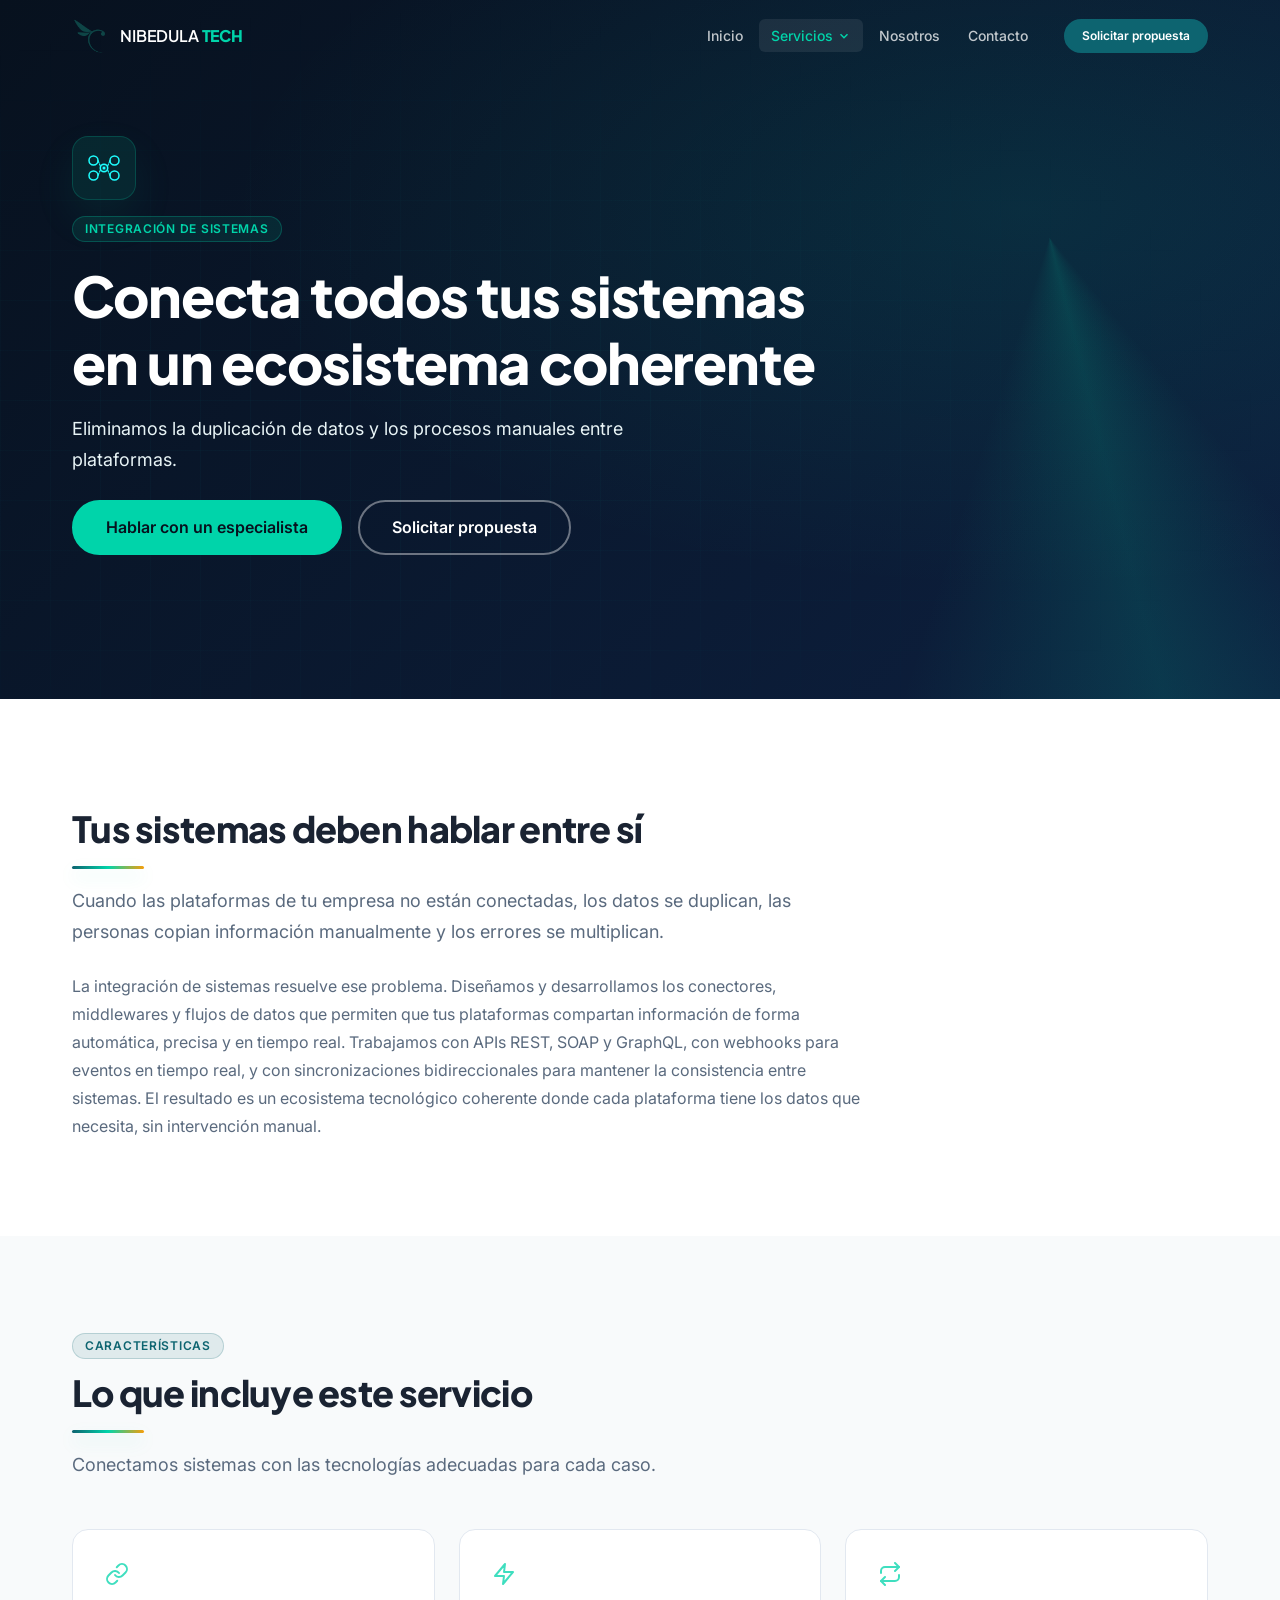
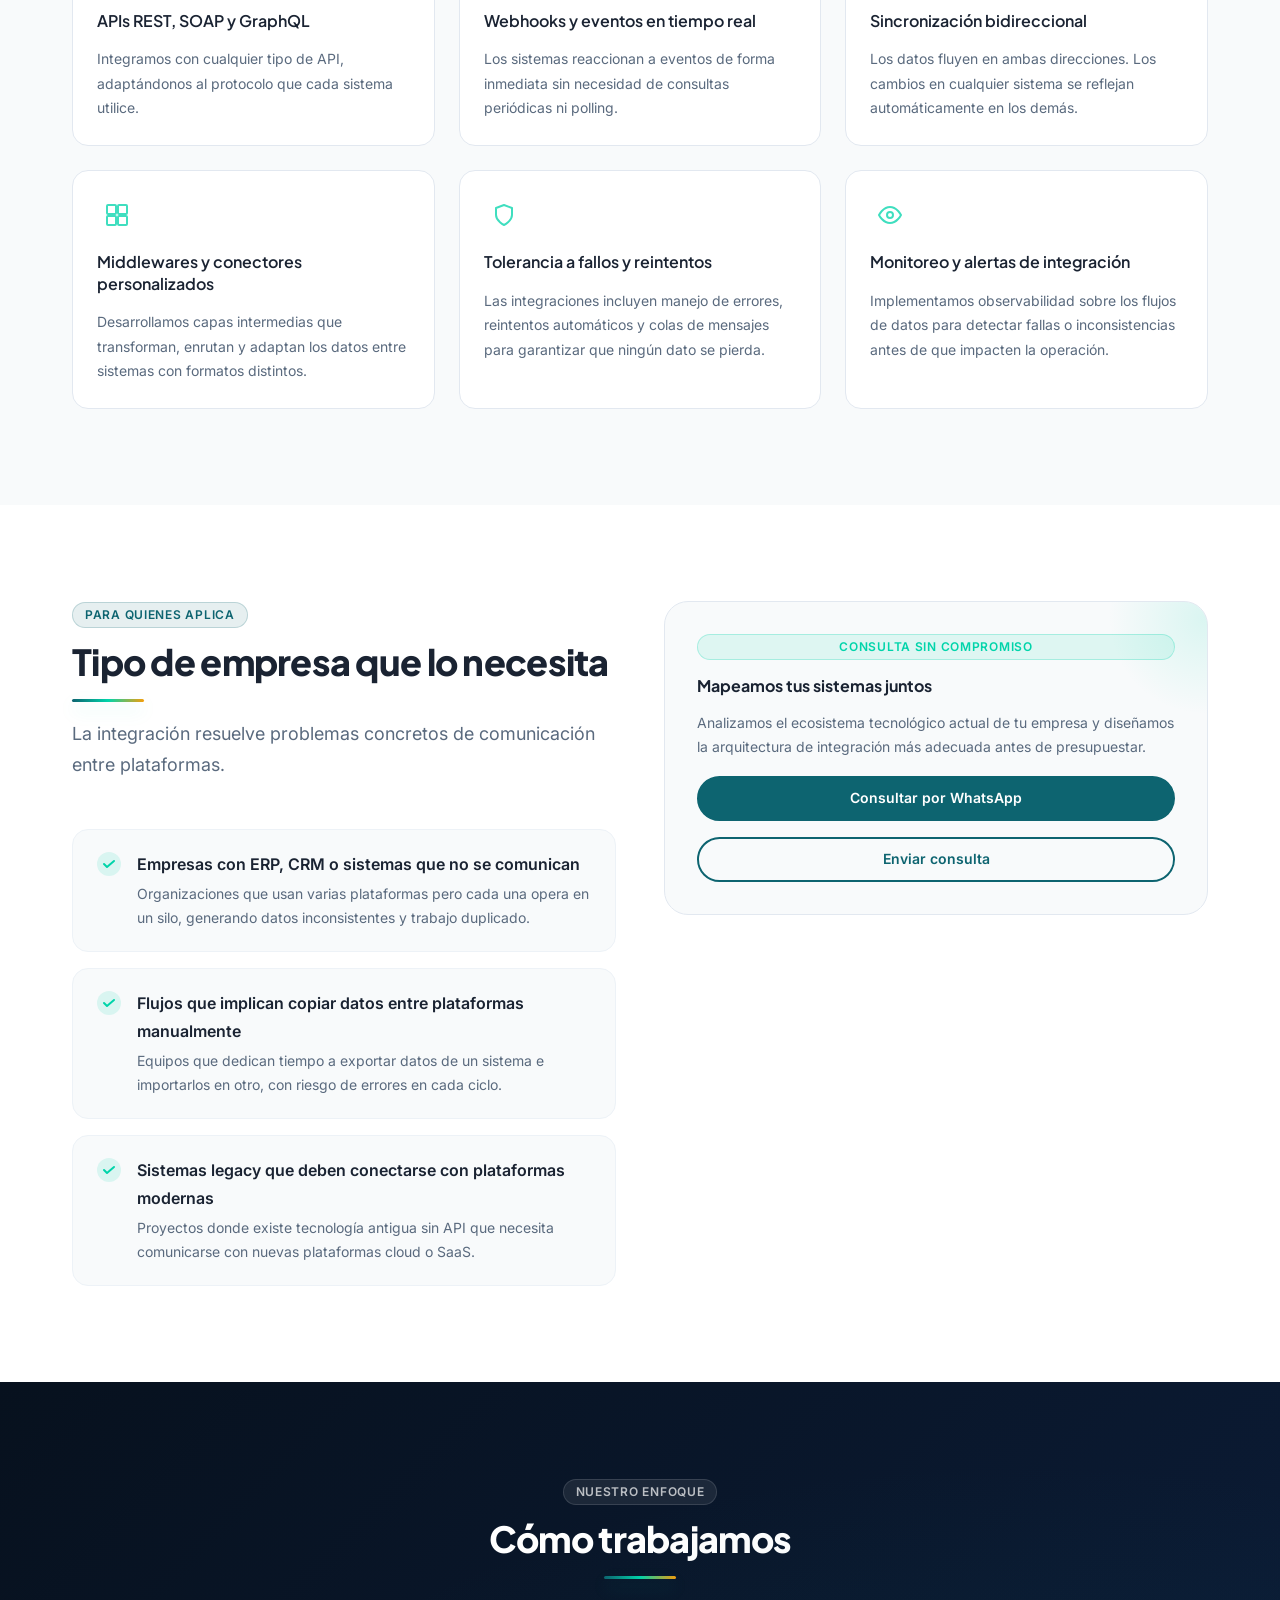
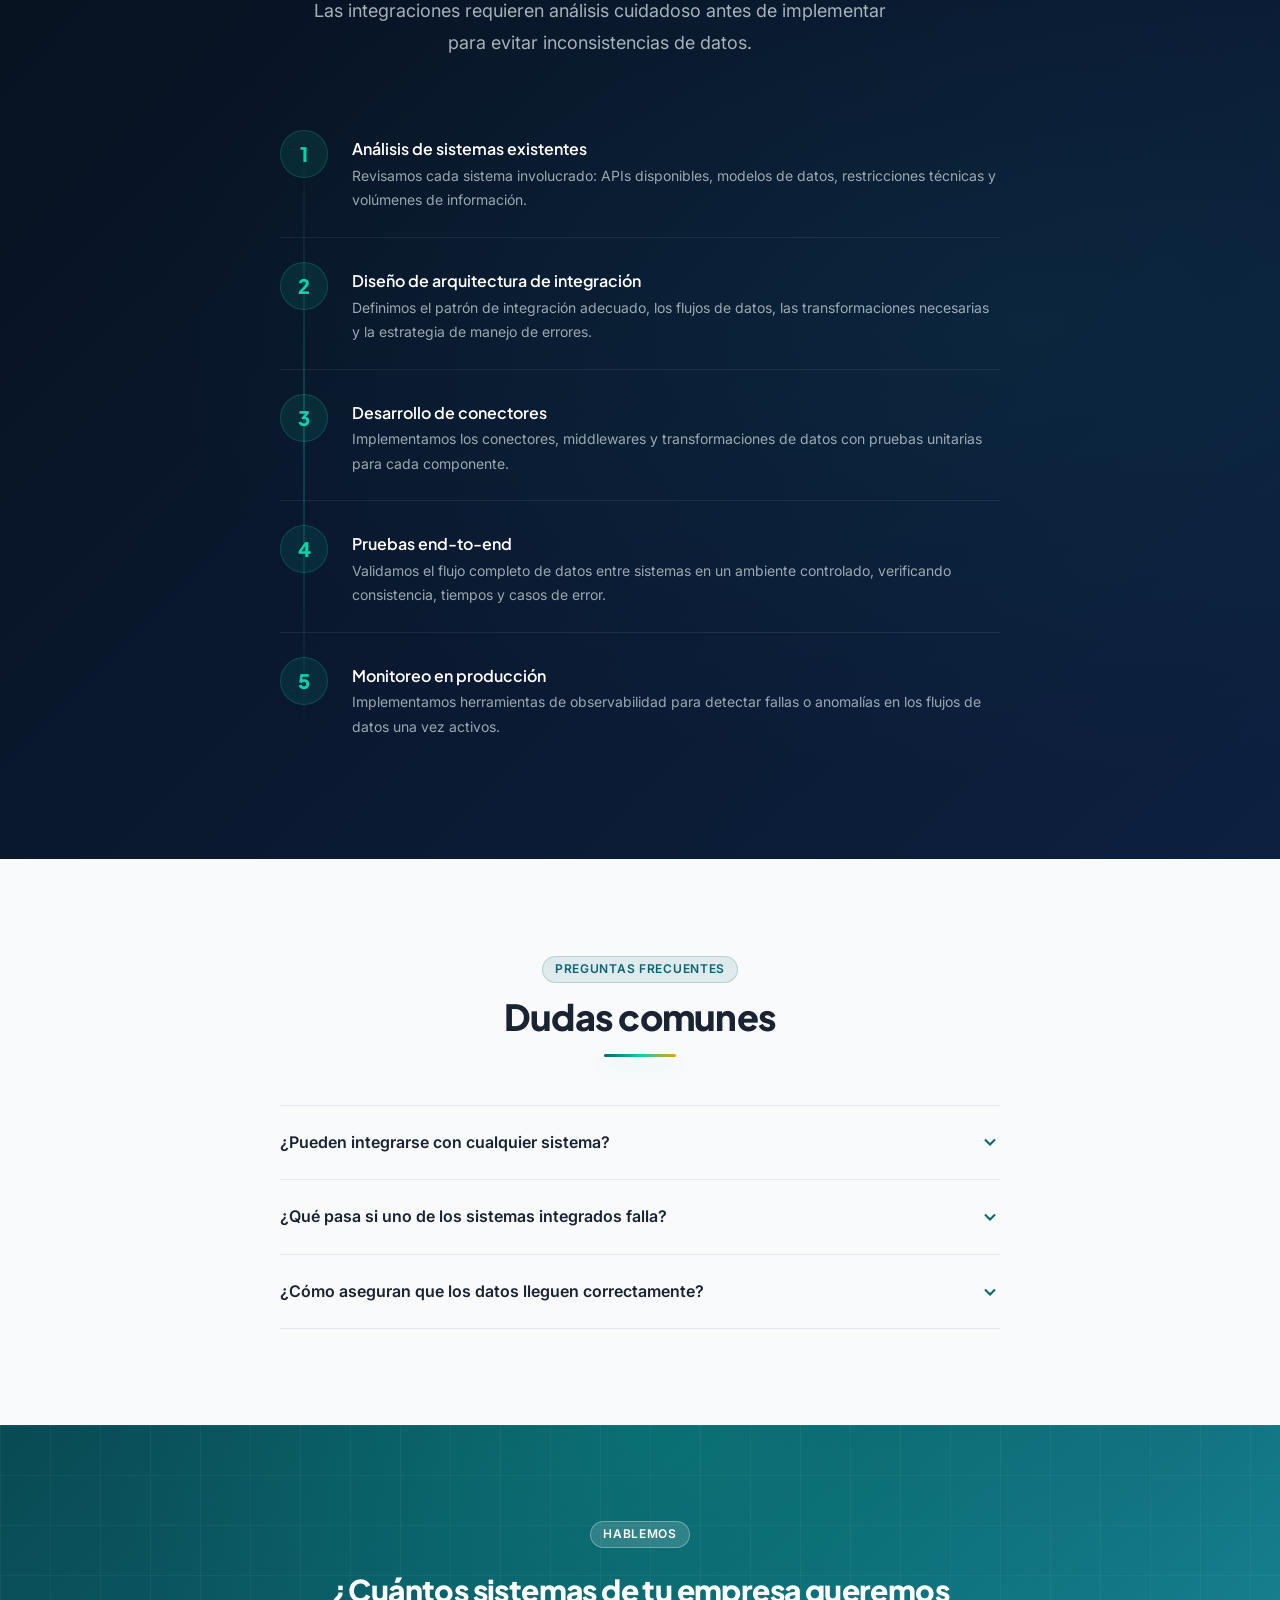
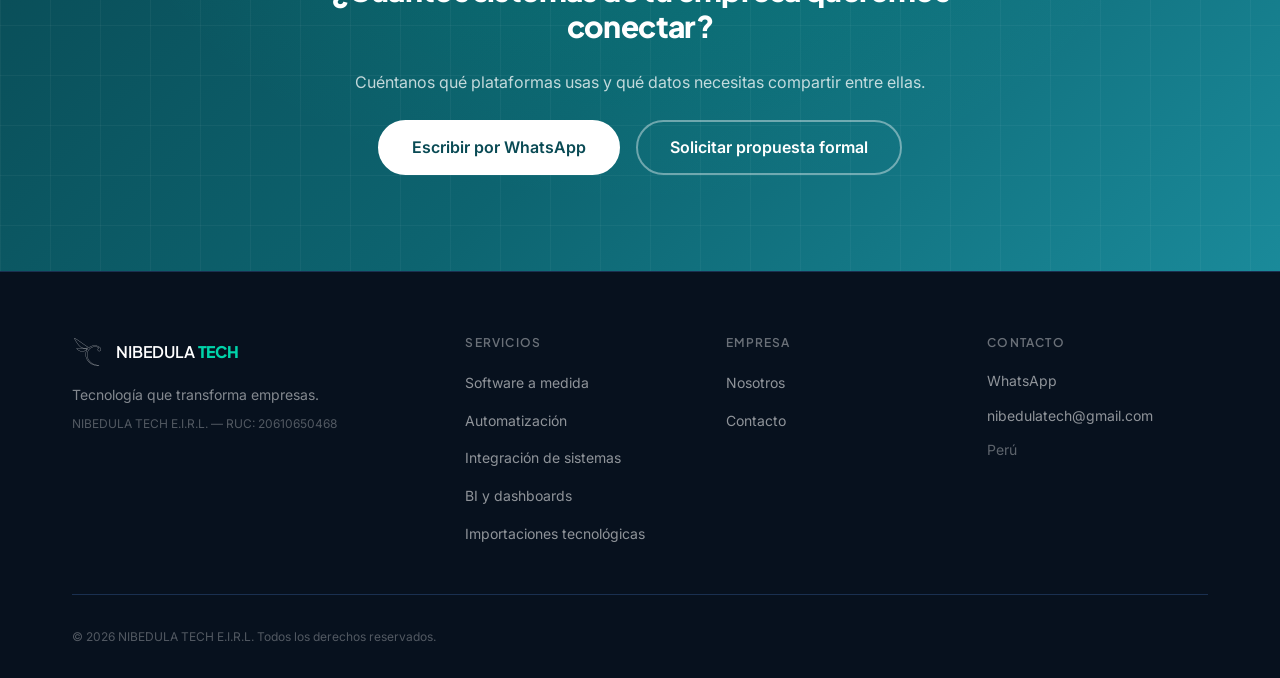
<file: servicios/integraciones.html>
﻿<!DOCTYPE html>
<html lang="es-PE">
<head>
  <meta charset="UTF-8">
  <meta name="viewport" content="width=device-width, initial-scale=1.0">
  <meta name="description" content="Conectamos tus aplicaciones, APIs y plataformas para que trabajen juntas sin fricciones ni datos duplicados.">
  <meta property="og:title" content="Integración de Sistemas | NIBEDULA TECH">
  <meta property="og:description" content="Conectamos tus aplicaciones, APIs y plataformas para que trabajen juntas sin fricciones ni datos duplicados.">
  <meta property="og:type" content="website">
  <title>Integración de Sistemas | NIBEDULA TECH</title>
  <link rel="preconnect" href="https://fonts.googleapis.com">
  <link rel="preconnect" href="https://fonts.gstatic.com" crossorigin>
  <link href="https://fonts.googleapis.com/css2?family=Inter:wght@400;500;600;700;800&family=Plus+Jakarta+Sans:wght@600;700;800&display=swap" rel="stylesheet">
  <link rel="stylesheet" href="../assets/css/variables.css">
  <link rel="stylesheet" href="../assets/css/base.css">
  <link rel="stylesheet" href="../assets/css/layout.css">
  <link rel="stylesheet" href="../assets/css/components.css">
  <link rel="stylesheet" href="../assets/css/pages/servicios.css">

  <meta http-equiv="X-UA-Compatible" content="IE=edge">
  <meta name="author" content="NIBEDULA TECH E.I.R.L.">
  <meta name="robots" content="index, follow">
  <link rel="canonical" href="https://www.nibedulatech.com/servicios/integraciones">

  <meta property="og:image" content="https://www.nibedulatech.com/assets/img/og/og-image.png">
  <meta property="og:image:width" content="1200">
  <meta property="og:image:height" content="630">
  <meta property="og:url" content="https://www.nibedulatech.com/servicios/integraciones">
  <meta property="og:site_name" content="NIBEDULA TECH E.I.R.L.">
  <meta property="og:locale" content="es_PE">

  <!-- Twitter Card -->
  <meta name="twitter:card" content="summary_large_image">
  <meta name="twitter:title" content="Integración de Sistemas | NIBEDULA TECH">
  <meta name="twitter:description" content="Conectamos tus aplicaciones, APIs y plataformas para que trabajen juntas sin fricciones ni datos duplicados.">
  <meta name="twitter:image" content="https://www.nibedulatech.com/assets/img/og/og-image.png">

  <!-- Favicon y manifest -->
  <link rel="icon" type="image/x-icon" href="../favicon.ico">
  <link rel="icon" type="image/png" sizes="32x32" href="../assets/img/logo/logo_nibedula_circulo.png">
  <link rel="apple-touch-icon" sizes="180x180" href="../assets/img/logo/logo_nibedula_circulo.png">
  <link rel="manifest" href="../site.webmanifest">
  <meta name="theme-color" content="#0d6470">
</head>
<body>

  <a href="#main-content" class="skip-link">Saltar al contenido principal</a>

  <!-- HEADER -->
  <header class="site-header" id="site-header" role="banner">
    <nav class="navbar container" aria-label="Navegación principal">
      <a href="../index.html" class="navbar__brand" aria-label="NIBEDULA TECH - Ir al inicio">
        <img src="../assets/img/logo/logo_nibedula_tech.png" alt="NIBEDULA TECH E.I.R.L." class="navbar__logo" width="36" height="36" loading="eager">
        <span class="navbar__name">NIBEDULA <strong>TECH</strong></span>
      </a>
      <button class="navbar__toggle" id="navbar-toggle" aria-expanded="false" aria-controls="navbar-menu" aria-label="Abrir menú de navegación" type="button">
        <span class="navbar__bar" aria-hidden="true"></span>
        <span class="navbar__bar" aria-hidden="true"></span>
        <span class="navbar__bar" aria-hidden="true"></span>
      </button>
      <div class="navbar__menu" id="navbar-menu">
        <ul class="navbar__list" role="list">
          <li><a href="../index.html" class="navbar__link">Inicio</a></li>
          <li class="navbar__item--dropdown">
            <button class="navbar__link navbar__dropdown-trigger navbar__link--active" aria-expanded="false" aria-haspopup="true" type="button">
              Servicios
              <svg class="navbar__chevron" width="14" height="14" viewBox="0 0 24 24" fill="none" stroke="currentColor" stroke-width="2.5" aria-hidden="true"><polyline points="6 9 12 15 18 9"></polyline></svg>
            </button>
            <ul class="navbar__dropdown" role="list">
              <li><a href="software-a-medida.html" class="navbar__dropdown-link">Software a medida</a></li>
              <li><a href="automatizaciones.html" class="navbar__dropdown-link">Automatización de procesos</a></li>
              <li><a href="integraciones.html" class="navbar__dropdown-link">Integración de sistemas</a></li>
              <li><a href="bi-reportes.html" class="navbar__dropdown-link">BI y dashboards</a></li>
              <li><a href="importaciones.html" class="navbar__dropdown-link">Importaciones tecnológicas</a></li>
            </ul>
          </li>
          <li><a href="../nosotros.html" class="navbar__link">Nosotros</a></li>
          <li><a href="../contacto.html" class="navbar__link">Contacto</a></li>
        </ul>
        <a href="https://wa.me/51934069534?text=Hola%2C%20me%20interesa%20conocer%20m%C3%A1s%20sobre%20sus%20servicios" class="btn btn--primary btn--sm navbar__cta" target="_blank" rel="noopener noreferrer">Solicitar propuesta</a>
      </div>
    </nav>
  </header>

  <main id="main-content">

    <!-- HERO -->
    <section class="service-hero" aria-labelledby="hero-title">
      <div class="container">
        <div class="service-hero__inner">
          <div class="service-hero__icon" aria-hidden="true">
            <img src="../assets/icons/icon-integracion.svg" alt="" width="36" height="36">
          </div>
          <span class="badge badge--accent service-hero__badge">Integración de sistemas</span>
          <h1 class="service-hero__title" id="hero-title" data-animate="fade-up">Conecta todos tus sistemas en un ecosistema coherente</h1>
          <p class="service-hero__subtitle" data-animate="fade-up" data-delay="100">Eliminamos la duplicación de datos y los procesos manuales entre plataformas.</p>
          <div class="service-hero__actions" data-animate="fade-up" data-delay="200">
            <a href="https://wa.me/51934069534?text=Hola%2C%20me%20interesa%20el%20servicio%20de%20integraci%C3%B3n%20de%20sistemas" class="btn btn--accent btn--lg" target="_blank" rel="noopener noreferrer">
              Hablar con un especialista
            </a>
            <a href="../contacto.html" class="btn btn--outline-white btn--lg">Solicitar propuesta</a>
          </div>
        </div>
      </div>
    </section>

    <!-- DESCRIPCIÓN -->
    <section class="service-desc" aria-labelledby="desc-title">
      <div class="container">
        <div class="service-desc__inner" data-animate="fade-up">
          <h2 class="section-title" id="desc-title">Tus sistemas deben hablar entre sí</h2>
          <p class="service-desc__lead">Cuando las plataformas de tu empresa no están conectadas, los datos se duplican, las personas copian información manualmente y los errores se multiplican.</p>
          <p class="service-desc__body">La integración de sistemas resuelve ese problema. Diseñamos y desarrollamos los conectores, middlewares y flujos de datos que permiten que tus plataformas compartan información de forma automática, precisa y en tiempo real. Trabajamos con APIs REST, SOAP y GraphQL, con webhooks para eventos en tiempo real, y con sincronizaciones bidireccionales para mantener la consistencia entre sistemas. El resultado es un ecosistema tecnológico coherente donde cada plataforma tiene los datos que necesita, sin intervención manual.</p>
        </div>
      </div>
    </section>

    <!-- CARACTERÍSTICAS -->
    <section class="service-features" aria-labelledby="features-title">
      <div class="container">
        <div class="section-header" data-animate="fade-up">
          <span class="badge">Características</span>
          <h2 class="section-title" id="features-title">Lo que incluye este servicio</h2>
          <p class="section-subtitle">Conectamos sistemas con las tecnologías adecuadas para cada caso.</p>
        </div>
        <div class="service-features__grid">

          <article class="feature-card" data-animate="fade-up" data-delay="100">
            <div class="feature-card__icon" aria-hidden="true">
              <svg viewBox="0 0 24 24" stroke-width="2" stroke-linecap="round" stroke-linejoin="round"><path d="M10 13a5 5 0 0 0 7.54.54l3-3a5 5 0 0 0-7.07-7.07l-1.72 1.71"/><path d="M14 11a5 5 0 0 0-7.54-.54l-3 3a5 5 0 0 0 7.07 7.07l1.71-1.71"/></svg>
            </div>
            <h3 class="feature-card__title">APIs REST, SOAP y GraphQL</h3>
            <p class="feature-card__desc">Integramos con cualquier tipo de API, adaptándonos al protocolo que cada sistema utilice.</p>
          </article>

          <article class="feature-card" data-animate="fade-up" data-delay="150">
            <div class="feature-card__icon" aria-hidden="true">
              <svg viewBox="0 0 24 24" stroke-width="2" stroke-linecap="round" stroke-linejoin="round"><polygon points="13 2 3 14 12 14 11 22 21 10 12 10 13 2"/></svg>
            </div>
            <h3 class="feature-card__title">Webhooks y eventos en tiempo real</h3>
            <p class="feature-card__desc">Los sistemas reaccionan a eventos de forma inmediata sin necesidad de consultas periódicas ni polling.</p>
          </article>

          <article class="feature-card" data-animate="fade-up" data-delay="200">
            <div class="feature-card__icon" aria-hidden="true">
              <svg viewBox="0 0 24 24" stroke-width="2" stroke-linecap="round" stroke-linejoin="round"><polyline points="17 1 21 5 17 9"/><path d="M3 11V9a4 4 0 0 1 4-4h14"/><polyline points="7 23 3 19 7 15"/><path d="M21 13v2a4 4 0 0 1-4 4H3"/></svg>
            </div>
            <h3 class="feature-card__title">Sincronización bidireccional</h3>
            <p class="feature-card__desc">Los datos fluyen en ambas direcciones. Los cambios en cualquier sistema se reflejan automáticamente en los demás.</p>
          </article>

          <article class="feature-card" data-animate="fade-up" data-delay="250">
            <div class="feature-card__icon" aria-hidden="true">
              <svg viewBox="0 0 24 24" stroke-width="2" stroke-linecap="round" stroke-linejoin="round"><rect x="2" y="2" width="9" height="9" rx="1"/><rect x="13" y="2" width="9" height="9" rx="1"/><rect x="2" y="13" width="9" height="9" rx="1"/><rect x="13" y="13" width="9" height="9" rx="1"/></svg>
            </div>
            <h3 class="feature-card__title">Middlewares y conectores personalizados</h3>
            <p class="feature-card__desc">Desarrollamos capas intermedias que transforman, enrutan y adaptan los datos entre sistemas con formatos distintos.</p>
          </article>

          <article class="feature-card" data-animate="fade-up" data-delay="300">
            <div class="feature-card__icon" aria-hidden="true">
              <svg viewBox="0 0 24 24" stroke-width="2" stroke-linecap="round" stroke-linejoin="round"><path d="M12 22s8-4 8-10V5l-8-3-8 3v7c0 6 8 10 8 10z"/></svg>
            </div>
            <h3 class="feature-card__title">Tolerancia a fallos y reintentos</h3>
            <p class="feature-card__desc">Las integraciones incluyen manejo de errores, reintentos automáticos y colas de mensajes para garantizar que ningún dato se pierda.</p>
          </article>

          <article class="feature-card" data-animate="fade-up" data-delay="350">
            <div class="feature-card__icon" aria-hidden="true">
              <svg viewBox="0 0 24 24" stroke-width="2" stroke-linecap="round" stroke-linejoin="round"><path d="M1 12s4-8 11-8 11 8 11 8-4 8-11 8-11-8-11-8z"/><circle cx="12" cy="12" r="3"/></svg>
            </div>
            <h3 class="feature-card__title">Monitoreo y alertas de integración</h3>
            <p class="feature-card__desc">Implementamos observabilidad sobre los flujos de datos para detectar fallas o inconsistencias antes de que impacten la operación.</p>
          </article>

        </div>
      </div>
    </section>

    <!-- CASOS DE USO -->
    <section class="service-usecases" aria-labelledby="usecases-title">
      <div class="container">
        <div class="service-usecases__grid">
          <div>
            <div class="section-header" data-animate="slide-right">
              <span class="badge">Para quienes aplica</span>
              <h2 class="section-title" id="usecases-title">Tipo de empresa que lo necesita</h2>
              <p class="section-subtitle">La integración resuelve problemas concretos de comunicación entre plataformas.</p>
            </div>
            <ul class="usecase-list" aria-label="Casos de uso">

              <li class="usecase-item" data-animate="fade-up" data-delay="100">
                <div class="usecase-item__check" aria-hidden="true">
                  <svg viewBox="0 0 14 14" stroke-linecap="round" stroke-linejoin="round" stroke-width="2"><polyline points="2,7 5,10 12,4"/></svg>
                </div>
                <div class="usecase-item__text">
                  <strong>Empresas con ERP, CRM o sistemas que no se comunican</strong>
                  Organizaciones que usan varias plataformas pero cada una opera en un silo, generando datos inconsistentes y trabajo duplicado.
                </div>
              </li>

              <li class="usecase-item" data-animate="fade-up" data-delay="200">
                <div class="usecase-item__check" aria-hidden="true">
                  <svg viewBox="0 0 14 14" stroke-linecap="round" stroke-linejoin="round" stroke-width="2"><polyline points="2,7 5,10 12,4"/></svg>
                </div>
                <div class="usecase-item__text">
                  <strong>Flujos que implican copiar datos entre plataformas manualmente</strong>
                  Equipos que dedican tiempo a exportar datos de un sistema e importarlos en otro, con riesgo de errores en cada ciclo.
                </div>
              </li>

              <li class="usecase-item" data-animate="fade-up" data-delay="300">
                <div class="usecase-item__check" aria-hidden="true">
                  <svg viewBox="0 0 14 14" stroke-linecap="round" stroke-linejoin="round" stroke-width="2"><polyline points="2,7 5,10 12,4"/></svg>
                </div>
                <div class="usecase-item__text">
                  <strong>Sistemas legacy que deben conectarse con plataformas modernas</strong>
                  Proyectos donde existe tecnología antigua sin API que necesita comunicarse con nuevas plataformas cloud o SaaS.
                </div>
              </li>

            </ul>
          </div>
          <div class="service-usecases__aside" data-animate="slide-left">
            <span class="badge badge--accent">Consulta sin compromiso</span>
            <h3 class="service-usecases__aside-title">Mapeamos tus sistemas juntos</h3>
            <p class="service-usecases__aside-desc">Analizamos el ecosistema tecnológico actual de tu empresa y diseñamos la arquitectura de integración más adecuada antes de presupuestar.</p>
            <a href="https://wa.me/51934069534?text=Hola%2C%20quiero%20integrar%20los%20sistemas%20de%20mi%20empresa" class="btn btn--primary" target="_blank" rel="noopener noreferrer">Consultar por WhatsApp</a>
            <a href="../contacto.html" class="btn btn--outline">Enviar consulta</a>
          </div>
        </div>
      </div>
    </section>

    <!-- PROCESO -->
    <section class="service-process" aria-labelledby="process-title">
      <div class="container">
        <div class="section-header section-header--center" data-animate="fade-up">
          <span class="badge badge--dark">Nuestro enfoque</span>
          <h2 class="section-title" id="process-title">Cómo trabajamos</h2>
          <p class="section-subtitle">Las integraciones requieren análisis cuidadoso antes de implementar para evitar inconsistencias de datos.</p>
        </div>
        <ol class="service-steps" aria-label="Pasos del proceso">

          <li class="service-step" data-animate="fade-up" data-delay="100">
            <div class="service-step__number" aria-hidden="true">1</div>
            <div class="service-step__body">
              <h3 class="service-step__title">Análisis de sistemas existentes</h3>
              <p class="service-step__desc">Revisamos cada sistema involucrado: APIs disponibles, modelos de datos, restricciones técnicas y volúmenes de información.</p>
            </div>
          </li>

          <li class="service-step" data-animate="fade-up" data-delay="200">
            <div class="service-step__number" aria-hidden="true">2</div>
            <div class="service-step__body">
              <h3 class="service-step__title">Diseño de arquitectura de integración</h3>
              <p class="service-step__desc">Definimos el patrón de integración adecuado, los flujos de datos, las transformaciones necesarias y la estrategia de manejo de errores.</p>
            </div>
          </li>

          <li class="service-step" data-animate="fade-up" data-delay="300">
            <div class="service-step__number" aria-hidden="true">3</div>
            <div class="service-step__body">
              <h3 class="service-step__title">Desarrollo de conectores</h3>
              <p class="service-step__desc">Implementamos los conectores, middlewares y transformaciones de datos con pruebas unitarias para cada componente.</p>
            </div>
          </li>

          <li class="service-step" data-animate="fade-up" data-delay="400">
            <div class="service-step__number" aria-hidden="true">4</div>
            <div class="service-step__body">
              <h3 class="service-step__title">Pruebas end-to-end</h3>
              <p class="service-step__desc">Validamos el flujo completo de datos entre sistemas en un ambiente controlado, verificando consistencia, tiempos y casos de error.</p>
            </div>
          </li>

          <li class="service-step" data-animate="fade-up" data-delay="500">
            <div class="service-step__number" aria-hidden="true">5</div>
            <div class="service-step__body">
              <h3 class="service-step__title">Monitoreo en producción</h3>
              <p class="service-step__desc">Implementamos herramientas de observabilidad para detectar fallas o anomalías en los flujos de datos una vez activos.</p>
            </div>
          </li>

        </ol>
      </div>
    </section>

    <!-- FAQ -->
    <section class="service-faq" aria-labelledby="faq-title">
      <div class="container">
        <div class="section-header section-header--center" data-animate="fade-up">
          <span class="badge">Preguntas frecuentes</span>
          <h2 class="section-title" id="faq-title">Dudas comunes</h2>
        </div>
        <div class="faq__list" data-animate="fade-up" data-delay="100">

          <details class="faq__item">
            <summary class="faq__question">
              ¿Pueden integrarse con cualquier sistema?
              <svg class="faq__icon" width="20" height="20" viewBox="0 0 24 24" fill="none" stroke="currentColor" stroke-width="2.5" aria-hidden="true"><polyline points="6 9 12 15 18 9"/></svg>
            </summary>
            <div class="faq__answer">
              <p>Integramos con cualquier sistema que exponga una API o permita exportar datos de forma estructurada. Para sistemas legacy sin API, evaluamos alternativas como lectura directa de base de datos o automatización de interfaz. Si el sistema tiene restricciones técnicas muy severas, lo analizamos caso a caso y te comunicamos las opciones disponibles.</p>
            </div>
          </details>

          <details class="faq__item">
            <summary class="faq__question">
              ¿Qué pasa si uno de los sistemas integrados falla?
              <svg class="faq__icon" width="20" height="20" viewBox="0 0 24 24" fill="none" stroke="currentColor" stroke-width="2.5" aria-hidden="true"><polyline points="6 9 12 15 18 9"/></svg>
            </summary>
            <div class="faq__answer">
              <p>Las integraciones se diseñan con tolerancia a fallos desde el inicio. Implementamos colas de mensajes, reintentos automáticos y alertas para que, si un sistema no está disponible temporalmente, los datos se procesen cuando vuelva a estar activo sin pérdida de información.</p>
            </div>
          </details>

          <details class="faq__item">
            <summary class="faq__question">
              ¿Cómo aseguran que los datos lleguen correctamente?
              <svg class="faq__icon" width="20" height="20" viewBox="0 0 24 24" fill="none" stroke="currentColor" stroke-width="2.5" aria-hidden="true"><polyline points="6 9 12 15 18 9"/></svg>
            </summary>
            <div class="faq__answer">
              <p>Implementamos validaciones en cada punto de la integración, registros de auditoría de cada transacción y monitoreo continuo del flujo de datos. Ante cualquier inconsistencia detectada, el sistema alerta antes de que el problema escale.</p>
            </div>
          </details>

        </div>
      </div>
    </section>

    <!-- CTA -->
    <section class="service-cta" aria-labelledby="cta-title">
      <div class="container">
        <div class="service-cta__inner" data-animate="fade-up">
          <span class="badge badge--light">Hablemos</span>
          <h2 class="service-cta__title" id="cta-title">¿Cuántos sistemas de tu empresa queremos conectar?</h2>
          <p class="service-cta__desc">Cuéntanos qué plataformas usas y qué datos necesitas compartir entre ellas.</p>
          <div class="service-cta__actions">
            <a href="https://wa.me/51934069534?text=Hola%2C%20necesito%20integrar%20sistemas%20en%20mi%20empresa" class="btn btn--white btn--lg" target="_blank" rel="noopener noreferrer">Escribir por WhatsApp</a>
            <a href="../contacto.html" class="btn btn--outline-white btn--lg">Solicitar propuesta formal</a>
          </div>
        </div>
      </div>
    </section>

  </main>

  <!-- FOOTER -->
  <footer class="site-footer" role="contentinfo">
    <div class="container">
      <div class="footer__grid">
        <div class="footer__brand">
          <a href="../index.html" class="footer__brand-link" aria-label="NIBEDULA TECH - Inicio">
            <img src="../assets/img/logo/logo_nibedula_transparente.png" alt="NIBEDULA TECH" class="footer__logo" width="36" height="36" loading="lazy">
            <span class="footer__name">NIBEDULA <strong>TECH</strong></span>
          </a>
          <p class="footer__tagline">Tecnología que transforma empresas.</p>
          <p class="footer__legal">NIBEDULA TECH E.I.R.L. — RUC: 20610650468</p>
        </div>
        <nav class="footer__nav" aria-label="Servicios">
          <h3 class="footer__nav-title">Servicios</h3>
          <ul role="list">
            <li><a href="software-a-medida.html">Software a medida</a></li>
            <li><a href="automatizaciones.html">Automatización</a></li>
            <li><a href="integraciones.html">Integración de sistemas</a></li>
            <li><a href="bi-reportes.html">BI y dashboards</a></li>
            <li><a href="importaciones.html">Importaciones tecnológicas</a></li>
          </ul>
        </nav>
        <nav class="footer__nav" aria-label="Empresa">
          <h3 class="footer__nav-title">Empresa</h3>
          <ul role="list">
            <li><a href="../nosotros.html">Nosotros</a></li>
            <li><a href="../contacto.html">Contacto</a></li>
          </ul>
        </nav>
        <div class="footer__contact">
          <h3 class="footer__nav-title">Contacto</h3>
          <ul role="list">
            <li><a href="https://wa.me/51934069534" target="_blank" rel="noopener noreferrer">WhatsApp</a></li>
            <li><a href="mailto:nibedulatech@gmail.com">nibedulatech@gmail.com</a></li>
            <li>Perú</li>
          </ul>
        </div>
      </div>
      <div class="footer__bottom">
        <p>&copy; <span id="footer-year">2026</span> NIBEDULA TECH E.I.R.L. Todos los derechos reservados.</p>
      </div>
    </div>
  </footer>

  <script src="../assets/js/main.js"></script>
  <script src="../assets/js/navbar.js"></script>
  <script src="../assets/js/animations.js"></script>
  <script src="../assets/js/faq.js"></script>
  <script src="../assets/js/contact.js"></script>
</body>
</html>
</file>
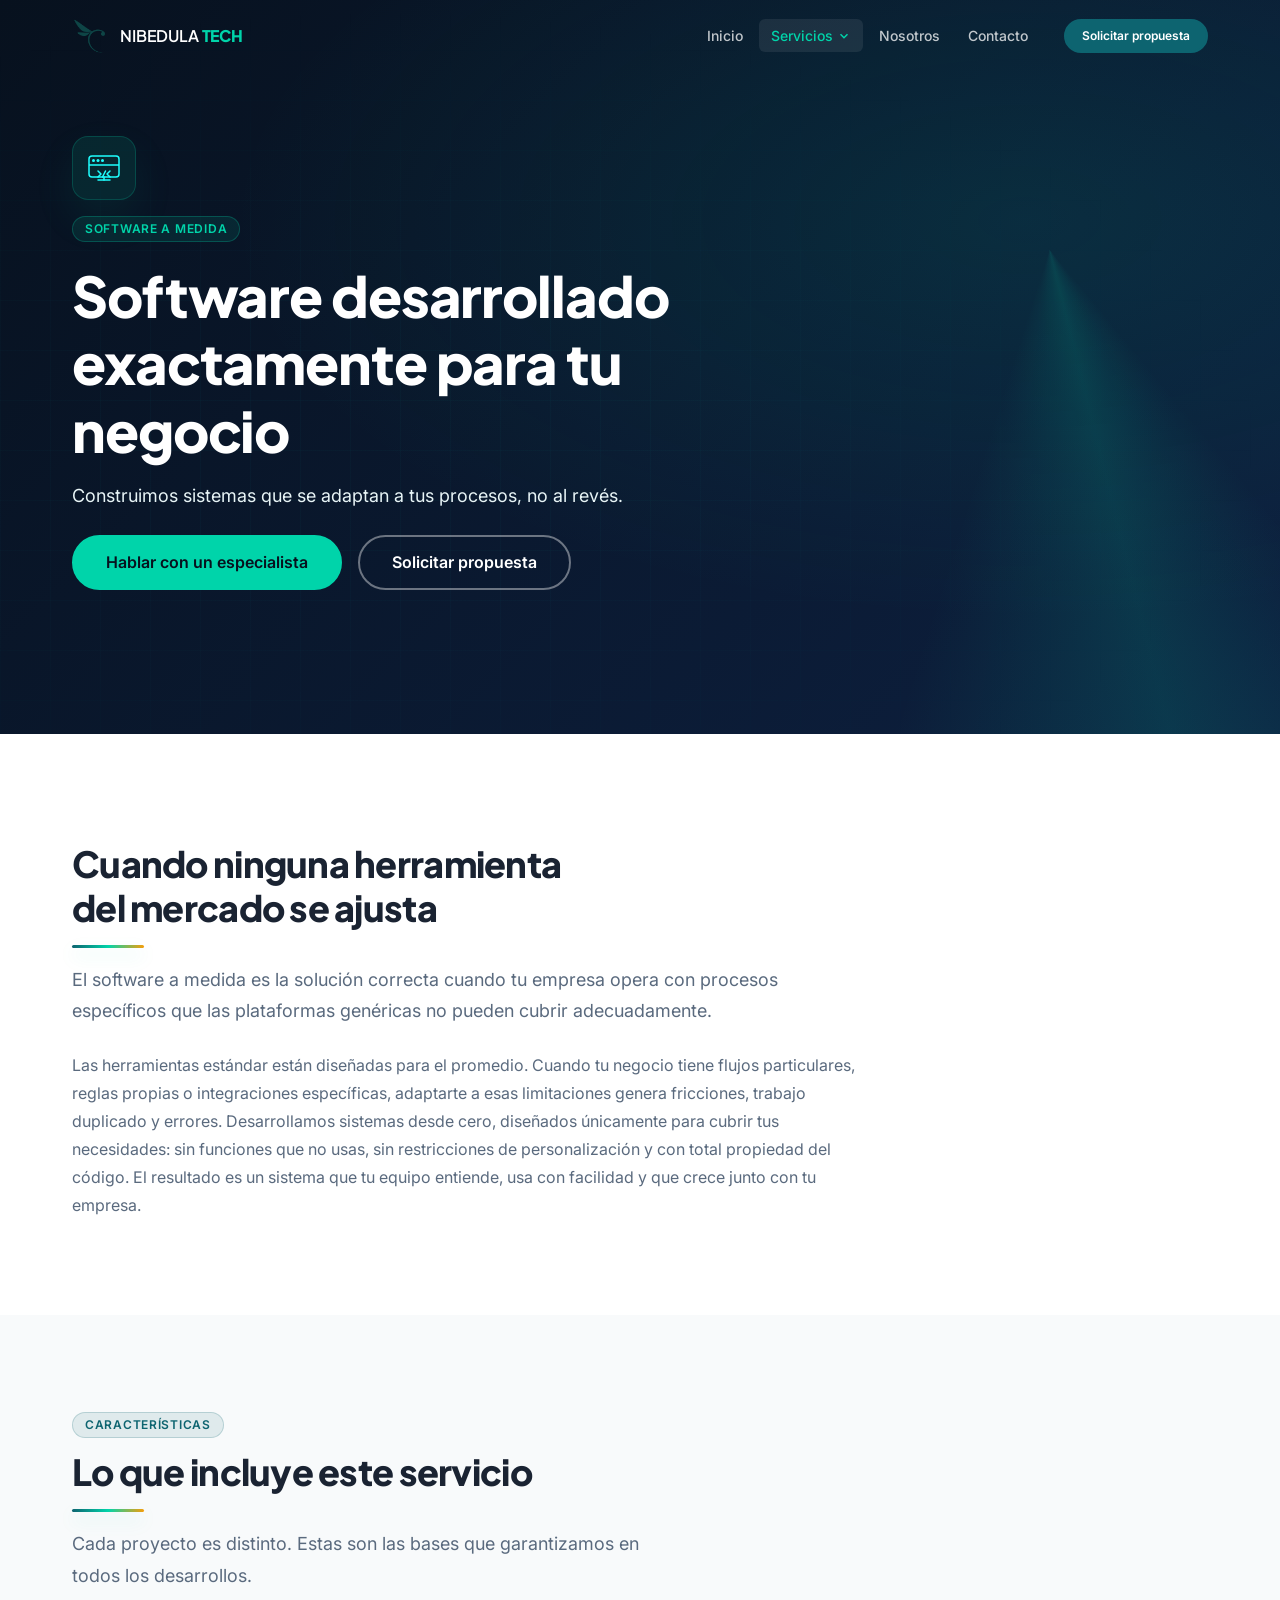
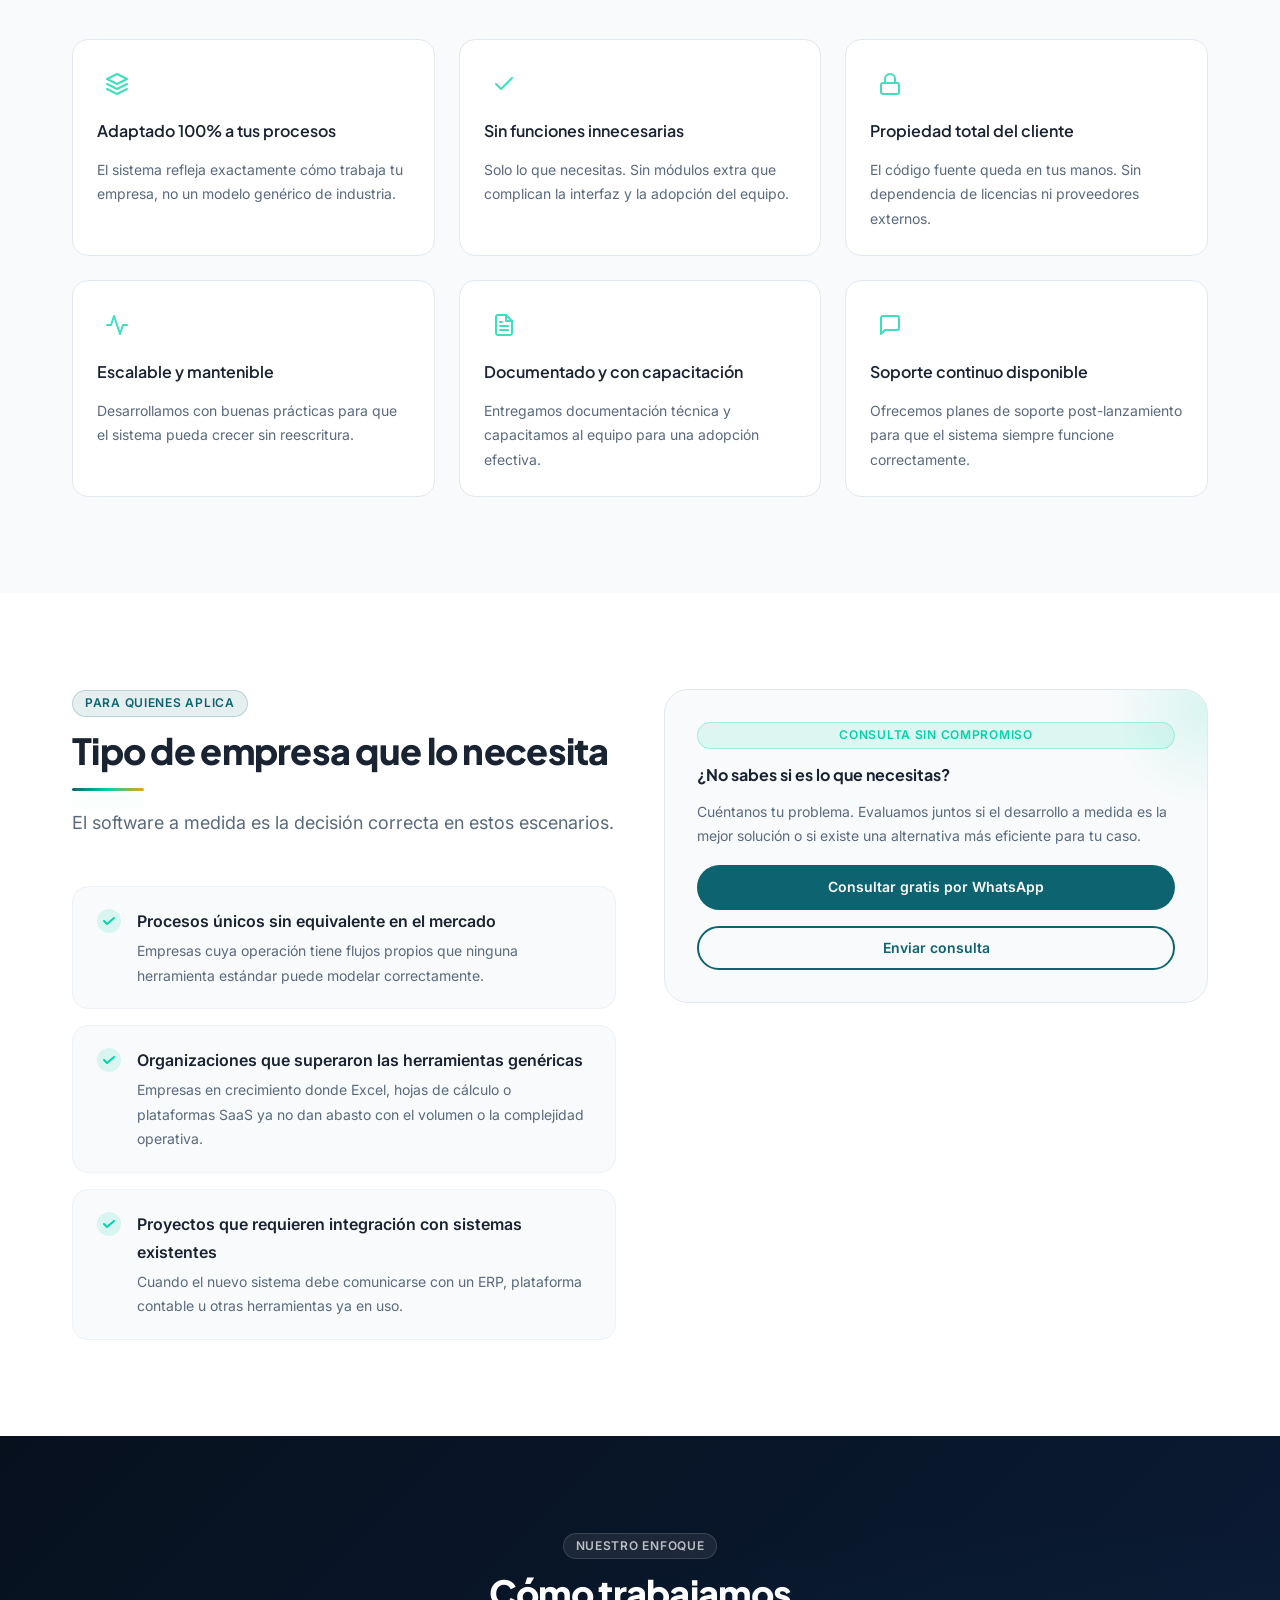
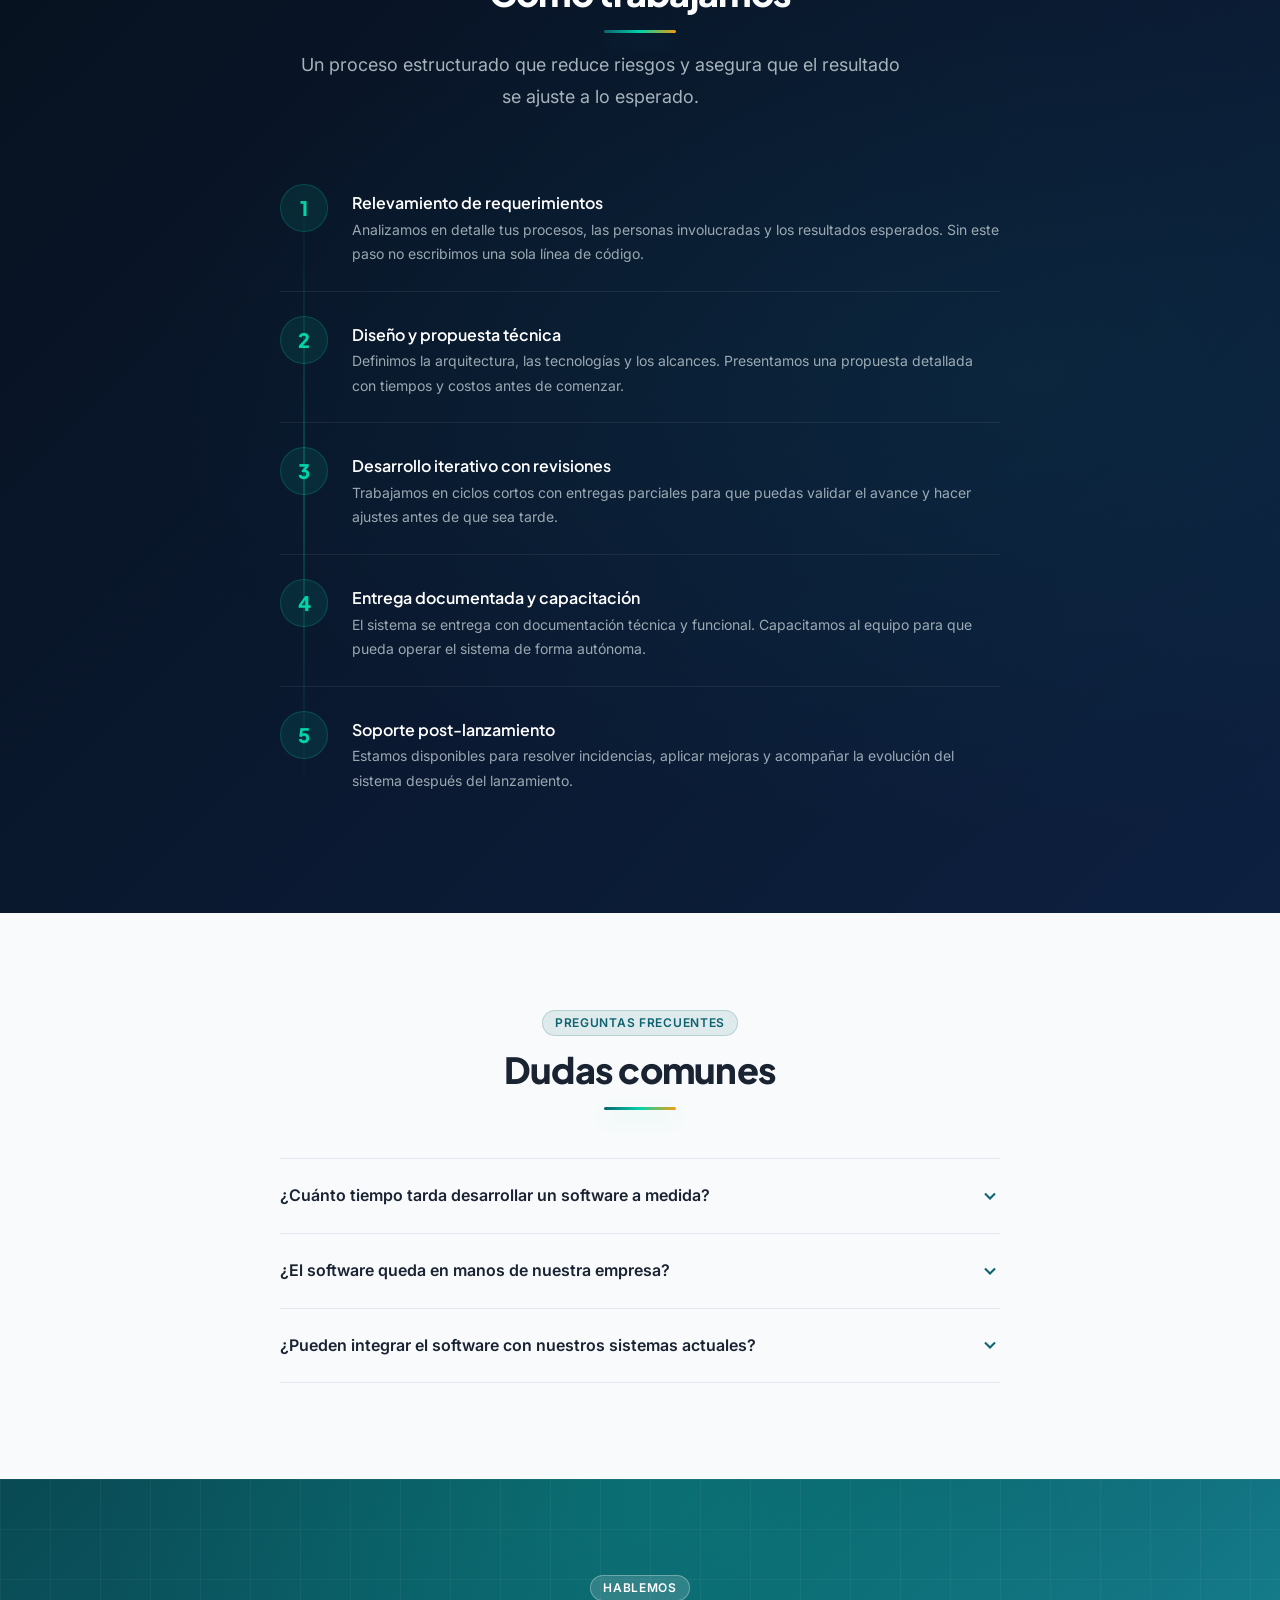
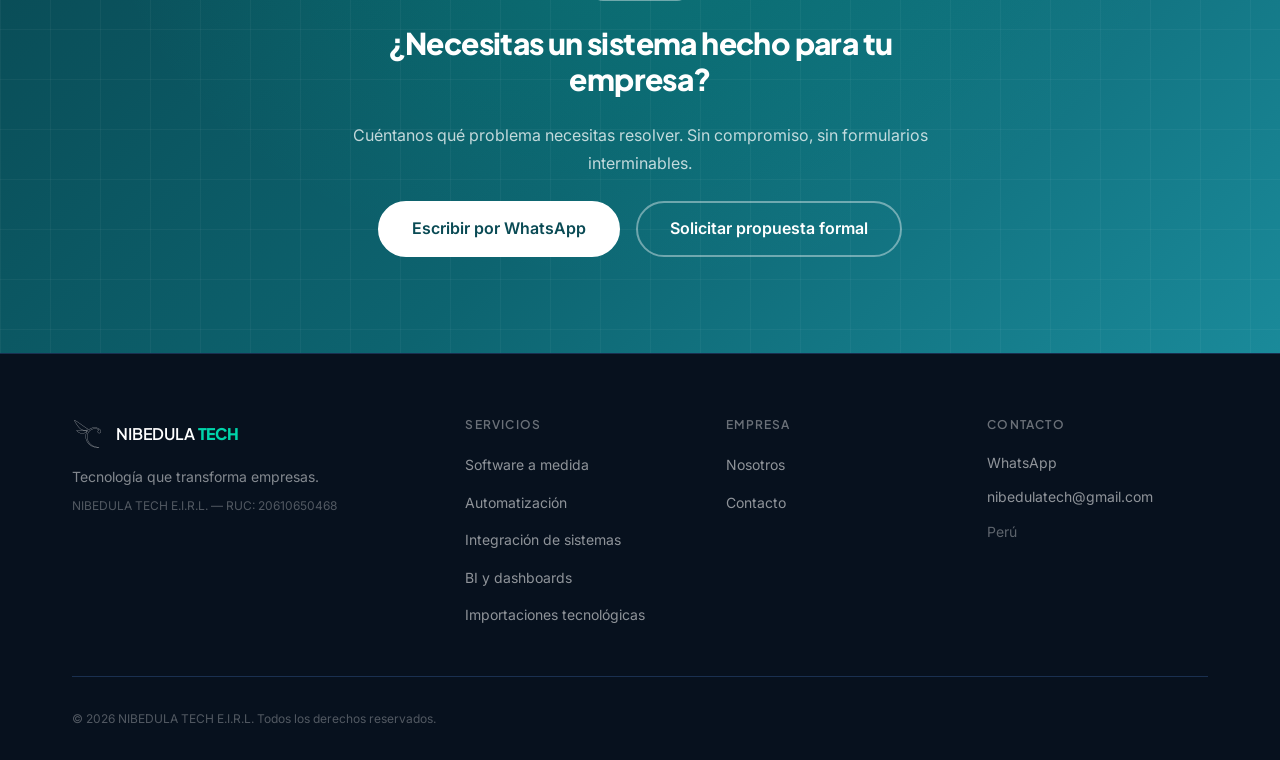
<file: servicios/software-a-medida.html>
﻿<!DOCTYPE html>
<html lang="es-PE">
<head>
  <meta charset="UTF-8">
  <meta name="viewport" content="width=device-width, initial-scale=1.0">
  <meta name="description" content="Desarrollamos software exactamente adaptado a los procesos de tu empresa. Sin limitaciones de herramientas genéricas.">
  <meta property="og:title" content="Software a Medida | NIBEDULA TECH">
  <meta property="og:description" content="Desarrollamos software exactamente adaptado a los procesos de tu empresa. Sin limitaciones de herramientas genéricas.">
  <meta property="og:type" content="website">
  <title>Software a Medida | NIBEDULA TECH</title>
  <link rel="preconnect" href="https://fonts.googleapis.com">
  <link rel="preconnect" href="https://fonts.gstatic.com" crossorigin>
  <link href="https://fonts.googleapis.com/css2?family=Inter:wght@400;500;600;700;800&family=Plus+Jakarta+Sans:wght@600;700;800&display=swap" rel="stylesheet">
  <link rel="stylesheet" href="../assets/css/variables.css">
  <link rel="stylesheet" href="../assets/css/base.css">
  <link rel="stylesheet" href="../assets/css/layout.css">
  <link rel="stylesheet" href="../assets/css/components.css">
  <link rel="stylesheet" href="../assets/css/pages/servicios.css">

  <meta http-equiv="X-UA-Compatible" content="IE=edge">
  <meta name="author" content="NIBEDULA TECH E.I.R.L.">
  <meta name="robots" content="index, follow">
  <link rel="canonical" href="https://www.nibedulatech.com/servicios/software-a-medida">

  <meta property="og:image" content="https://www.nibedulatech.com/assets/img/og/og-image.png">
  <meta property="og:image:width" content="1200">
  <meta property="og:image:height" content="630">
  <meta property="og:url" content="https://www.nibedulatech.com/servicios/software-a-medida">
  <meta property="og:site_name" content="NIBEDULA TECH E.I.R.L.">
  <meta property="og:locale" content="es_PE">

  <!-- Twitter Card -->
  <meta name="twitter:card" content="summary_large_image">
  <meta name="twitter:title" content="Software a Medida | NIBEDULA TECH">
  <meta name="twitter:description" content="Desarrollamos software exactamente adaptado a los procesos de tu empresa. Sin limitaciones de herramientas genéricas.">
  <meta name="twitter:image" content="https://www.nibedulatech.com/assets/img/og/og-image.png">

  <!-- Favicon y manifest -->
  <link rel="icon" type="image/x-icon" href="../favicon.ico">
  <link rel="icon" type="image/png" sizes="32x32" href="../assets/img/logo/logo_nibedula_circulo.png">
  <link rel="apple-touch-icon" sizes="180x180" href="../assets/img/logo/logo_nibedula_circulo.png">
  <link rel="manifest" href="../site.webmanifest">
  <meta name="theme-color" content="#0d6470">
</head>
<body>

  <a href="#main-content" class="skip-link">Saltar al contenido principal</a>

  <!-- HEADER -->
  <header class="site-header" id="site-header" role="banner">
    <nav class="navbar container" aria-label="Navegación principal">
      <a href="../index.html" class="navbar__brand" aria-label="NIBEDULA TECH - Ir al inicio">
        <img src="../assets/img/logo/logo_nibedula_tech.png" alt="NIBEDULA TECH E.I.R.L." class="navbar__logo" width="36" height="36" loading="eager">
        <span class="navbar__name">NIBEDULA <strong>TECH</strong></span>
      </a>
      <button class="navbar__toggle" id="navbar-toggle" aria-expanded="false" aria-controls="navbar-menu" aria-label="Abrir menú de navegación" type="button">
        <span class="navbar__bar" aria-hidden="true"></span>
        <span class="navbar__bar" aria-hidden="true"></span>
        <span class="navbar__bar" aria-hidden="true"></span>
      </button>
      <div class="navbar__menu" id="navbar-menu">
        <ul class="navbar__list" role="list">
          <li><a href="../index.html" class="navbar__link">Inicio</a></li>
          <li class="navbar__item--dropdown">
            <button class="navbar__link navbar__dropdown-trigger navbar__link--active" aria-expanded="false" aria-haspopup="true" type="button">
              Servicios
              <svg class="navbar__chevron" width="14" height="14" viewBox="0 0 24 24" fill="none" stroke="currentColor" stroke-width="2.5" aria-hidden="true"><polyline points="6 9 12 15 18 9"></polyline></svg>
            </button>
            <ul class="navbar__dropdown" role="list">
              <li><a href="software-a-medida.html" class="navbar__dropdown-link">Software a medida</a></li>
              <li><a href="automatizaciones.html" class="navbar__dropdown-link">Automatización de procesos</a></li>
              <li><a href="integraciones.html" class="navbar__dropdown-link">Integración de sistemas</a></li>
              <li><a href="bi-reportes.html" class="navbar__dropdown-link">BI y dashboards</a></li>
              <li><a href="importaciones.html" class="navbar__dropdown-link">Importaciones tecnológicas</a></li>
            </ul>
          </li>
          <li><a href="../nosotros.html" class="navbar__link">Nosotros</a></li>
          <li><a href="../contacto.html" class="navbar__link">Contacto</a></li>
        </ul>
        <a href="https://wa.me/51934069534?text=Hola%2C%20me%20interesa%20conocer%20m%C3%A1s%20sobre%20sus%20servicios" class="btn btn--primary btn--sm navbar__cta" target="_blank" rel="noopener noreferrer">Solicitar propuesta</a>
      </div>
    </nav>
  </header>

  <main id="main-content">

    <!-- HERO -->
    <section class="service-hero" aria-labelledby="hero-title">
      <div class="container">
        <div class="service-hero__inner">
          <div class="service-hero__icon" aria-hidden="true">
            <img src="../assets/icons/icon-software.svg" alt="" width="36" height="36">
          </div>
          <span class="badge badge--accent service-hero__badge">Software a medida</span>
          <h1 class="service-hero__title" id="hero-title" data-animate="fade-up">Software desarrollado exactamente para tu negocio</h1>
          <p class="service-hero__subtitle" data-animate="fade-up" data-delay="100">Construimos sistemas que se adaptan a tus procesos, no al revés.</p>
          <div class="service-hero__actions" data-animate="fade-up" data-delay="200">
            <a href="https://wa.me/51934069534?text=Hola%2C%20me%20interesa%20el%20servicio%20de%20software%20a%20medida" class="btn btn--accent btn--lg" target="_blank" rel="noopener noreferrer">
              Hablar con un especialista
            </a>
            <a href="../contacto.html" class="btn btn--outline-white btn--lg">Solicitar propuesta</a>
          </div>
        </div>
      </div>
    </section>

    <!-- DESCRIPCIÓN -->
    <section class="service-desc" aria-labelledby="desc-title">
      <div class="container">
        <div class="service-desc__inner" data-animate="fade-up">
          <h2 class="section-title" id="desc-title">Cuando ninguna herramienta del mercado se ajusta</h2>
          <p class="service-desc__lead">El software a medida es la solución correcta cuando tu empresa opera con procesos específicos que las plataformas genéricas no pueden cubrir adecuadamente.</p>
          <p class="service-desc__body">Las herramientas estándar están diseñadas para el promedio. Cuando tu negocio tiene flujos particulares, reglas propias o integraciones específicas, adaptarte a esas limitaciones genera fricciones, trabajo duplicado y errores. Desarrollamos sistemas desde cero, diseñados únicamente para cubrir tus necesidades: sin funciones que no usas, sin restricciones de personalización y con total propiedad del código. El resultado es un sistema que tu equipo entiende, usa con facilidad y que crece junto con tu empresa.</p>
        </div>
      </div>
    </section>

    <!-- CARACTERÍSTICAS -->
    <section class="service-features" aria-labelledby="features-title">
      <div class="container">
        <div class="section-header" data-animate="fade-up">
          <span class="badge">Características</span>
          <h2 class="section-title" id="features-title">Lo que incluye este servicio</h2>
          <p class="section-subtitle">Cada proyecto es distinto. Estas son las bases que garantizamos en todos los desarrollos.</p>
        </div>
        <div class="service-features__grid">

          <article class="feature-card" data-animate="fade-up" data-delay="100">
            <div class="feature-card__icon" aria-hidden="true">
              <svg viewBox="0 0 24 24" stroke-width="2" stroke-linecap="round" stroke-linejoin="round"><path d="M12 2L2 7l10 5 10-5-10-5z"/><path d="M2 17l10 5 10-5"/><path d="M2 12l10 5 10-5"/></svg>
            </div>
            <h3 class="feature-card__title">Adaptado 100% a tus procesos</h3>
            <p class="feature-card__desc">El sistema refleja exactamente cómo trabaja tu empresa, no un modelo genérico de industria.</p>
          </article>

          <article class="feature-card" data-animate="fade-up" data-delay="150">
            <div class="feature-card__icon" aria-hidden="true">
              <svg viewBox="0 0 24 24" stroke-width="2" stroke-linecap="round" stroke-linejoin="round"><polyline points="20 6 9 17 4 12"/></svg>
            </div>
            <h3 class="feature-card__title">Sin funciones innecesarias</h3>
            <p class="feature-card__desc">Solo lo que necesitas. Sin módulos extra que complican la interfaz y la adopción del equipo.</p>
          </article>

          <article class="feature-card" data-animate="fade-up" data-delay="200">
            <div class="feature-card__icon" aria-hidden="true">
              <svg viewBox="0 0 24 24" stroke-width="2" stroke-linecap="round" stroke-linejoin="round"><rect x="3" y="11" width="18" height="11" rx="2" ry="2"/><path d="M7 11V7a5 5 0 0 1 10 0v4"/></svg>
            </div>
            <h3 class="feature-card__title">Propiedad total del cliente</h3>
            <p class="feature-card__desc">El código fuente queda en tus manos. Sin dependencia de licencias ni proveedores externos.</p>
          </article>

          <article class="feature-card" data-animate="fade-up" data-delay="250">
            <div class="feature-card__icon" aria-hidden="true">
              <svg viewBox="0 0 24 24" stroke-width="2" stroke-linecap="round" stroke-linejoin="round"><polyline points="22 12 18 12 15 21 9 3 6 12 2 12"/></svg>
            </div>
            <h3 class="feature-card__title">Escalable y mantenible</h3>
            <p class="feature-card__desc">Desarrollamos con buenas prácticas para que el sistema pueda crecer sin reescritura.</p>
          </article>

          <article class="feature-card" data-animate="fade-up" data-delay="300">
            <div class="feature-card__icon" aria-hidden="true">
              <svg viewBox="0 0 24 24" stroke-width="2" stroke-linecap="round" stroke-linejoin="round"><path d="M14 2H6a2 2 0 0 0-2 2v16a2 2 0 0 0 2 2h12a2 2 0 0 0 2-2V8z"/><polyline points="14 2 14 8 20 8"/><line x1="16" y1="13" x2="8" y2="13"/><line x1="16" y1="17" x2="8" y2="17"/><polyline points="10 9 9 9 8 9"/></svg>
            </div>
            <h3 class="feature-card__title">Documentado y con capacitación</h3>
            <p class="feature-card__desc">Entregamos documentación técnica y capacitamos al equipo para una adopción efectiva.</p>
          </article>

          <article class="feature-card" data-animate="fade-up" data-delay="350">
            <div class="feature-card__icon" aria-hidden="true">
              <svg viewBox="0 0 24 24" stroke-width="2" stroke-linecap="round" stroke-linejoin="round"><path d="M21 15a2 2 0 0 1-2 2H7l-4 4V5a2 2 0 0 1 2-2h14a2 2 0 0 1 2 2z"/></svg>
            </div>
            <h3 class="feature-card__title">Soporte continuo disponible</h3>
            <p class="feature-card__desc">Ofrecemos planes de soporte post-lanzamiento para que el sistema siempre funcione correctamente.</p>
          </article>

        </div>
      </div>
    </section>

    <!-- CASOS DE USO -->
    <section class="service-usecases" aria-labelledby="usecases-title">
      <div class="container">
        <div class="service-usecases__grid">
          <div>
            <div class="section-header" data-animate="slide-right">
              <span class="badge">Para quienes aplica</span>
              <h2 class="section-title" id="usecases-title">Tipo de empresa que lo necesita</h2>
              <p class="section-subtitle">El software a medida es la decisión correcta en estos escenarios.</p>
            </div>
            <ul class="usecase-list" aria-label="Casos de uso">

              <li class="usecase-item" data-animate="fade-up" data-delay="100">
                <div class="usecase-item__check" aria-hidden="true">
                  <svg viewBox="0 0 14 14" stroke-linecap="round" stroke-linejoin="round" stroke-width="2"><polyline points="2,7 5,10 12,4"/></svg>
                </div>
                <div class="usecase-item__text">
                  <strong>Procesos únicos sin equivalente en el mercado</strong>
                  Empresas cuya operación tiene flujos propios que ninguna herramienta estándar puede modelar correctamente.
                </div>
              </li>

              <li class="usecase-item" data-animate="fade-up" data-delay="200">
                <div class="usecase-item__check" aria-hidden="true">
                  <svg viewBox="0 0 14 14" stroke-linecap="round" stroke-linejoin="round" stroke-width="2"><polyline points="2,7 5,10 12,4"/></svg>
                </div>
                <div class="usecase-item__text">
                  <strong>Organizaciones que superaron las herramientas genéricas</strong>
                  Empresas en crecimiento donde Excel, hojas de cálculo o plataformas SaaS ya no dan abasto con el volumen o la complejidad operativa.
                </div>
              </li>

              <li class="usecase-item" data-animate="fade-up" data-delay="300">
                <div class="usecase-item__check" aria-hidden="true">
                  <svg viewBox="0 0 14 14" stroke-linecap="round" stroke-linejoin="round" stroke-width="2"><polyline points="2,7 5,10 12,4"/></svg>
                </div>
                <div class="usecase-item__text">
                  <strong>Proyectos que requieren integración con sistemas existentes</strong>
                  Cuando el nuevo sistema debe comunicarse con un ERP, plataforma contable u otras herramientas ya en uso.
                </div>
              </li>

            </ul>
          </div>
          <div class="service-usecases__aside" data-animate="slide-left">
            <span class="badge badge--accent">Consulta sin compromiso</span>
            <h3 class="service-usecases__aside-title">¿No sabes si es lo que necesitas?</h3>
            <p class="service-usecases__aside-desc">Cuéntanos tu problema. Evaluamos juntos si el desarrollo a medida es la mejor solución o si existe una alternativa más eficiente para tu caso.</p>
            <a href="https://wa.me/51934069534?text=Hola%2C%20quiero%20saber%20si%20necesito%20software%20a%20medida" class="btn btn--primary" target="_blank" rel="noopener noreferrer">Consultar gratis por WhatsApp</a>
            <a href="../contacto.html" class="btn btn--outline">Enviar consulta</a>
          </div>
        </div>
      </div>
    </section>

    <!-- PROCESO -->
    <section class="service-process" aria-labelledby="process-title">
      <div class="container">
        <div class="section-header section-header--center" data-animate="fade-up">
          <span class="badge badge--dark">Nuestro enfoque</span>
          <h2 class="section-title" id="process-title">Cómo trabajamos</h2>
          <p class="section-subtitle">Un proceso estructurado que reduce riesgos y asegura que el resultado se ajuste a lo esperado.</p>
        </div>
        <ol class="service-steps" aria-label="Pasos del proceso">

          <li class="service-step" data-animate="fade-up" data-delay="100">
            <div class="service-step__number" aria-hidden="true">1</div>
            <div class="service-step__body">
              <h3 class="service-step__title">Relevamiento de requerimientos</h3>
              <p class="service-step__desc">Analizamos en detalle tus procesos, las personas involucradas y los resultados esperados. Sin este paso no escribimos una sola línea de código.</p>
            </div>
          </li>

          <li class="service-step" data-animate="fade-up" data-delay="200">
            <div class="service-step__number" aria-hidden="true">2</div>
            <div class="service-step__body">
              <h3 class="service-step__title">Diseño y propuesta técnica</h3>
              <p class="service-step__desc">Definimos la arquitectura, las tecnologías y los alcances. Presentamos una propuesta detallada con tiempos y costos antes de comenzar.</p>
            </div>
          </li>

          <li class="service-step" data-animate="fade-up" data-delay="300">
            <div class="service-step__number" aria-hidden="true">3</div>
            <div class="service-step__body">
              <h3 class="service-step__title">Desarrollo iterativo con revisiones</h3>
              <p class="service-step__desc">Trabajamos en ciclos cortos con entregas parciales para que puedas validar el avance y hacer ajustes antes de que sea tarde.</p>
            </div>
          </li>

          <li class="service-step" data-animate="fade-up" data-delay="400">
            <div class="service-step__number" aria-hidden="true">4</div>
            <div class="service-step__body">
              <h3 class="service-step__title">Entrega documentada y capacitación</h3>
              <p class="service-step__desc">El sistema se entrega con documentación técnica y funcional. Capacitamos al equipo para que pueda operar el sistema de forma autónoma.</p>
            </div>
          </li>

          <li class="service-step" data-animate="fade-up" data-delay="500">
            <div class="service-step__number" aria-hidden="true">5</div>
            <div class="service-step__body">
              <h3 class="service-step__title">Soporte post-lanzamiento</h3>
              <p class="service-step__desc">Estamos disponibles para resolver incidencias, aplicar mejoras y acompañar la evolución del sistema después del lanzamiento.</p>
            </div>
          </li>

        </ol>
      </div>
    </section>

    <!-- FAQ -->
    <section class="service-faq" aria-labelledby="faq-title">
      <div class="container">
        <div class="section-header section-header--center" data-animate="fade-up">
          <span class="badge">Preguntas frecuentes</span>
          <h2 class="section-title" id="faq-title">Dudas comunes</h2>
        </div>
        <div class="faq__list" data-animate="fade-up" data-delay="100">

          <details class="faq__item">
            <summary class="faq__question">
              ¿Cuánto tiempo tarda desarrollar un software a medida?
              <svg class="faq__icon" width="20" height="20" viewBox="0 0 24 24" fill="none" stroke="currentColor" stroke-width="2.5" aria-hidden="true"><polyline points="6 9 12 15 18 9"/></svg>
            </summary>
            <div class="faq__answer">
              <p>Depende directamente de la complejidad del sistema. Proyectos pequeños pueden estar listos en 4 a 8 semanas. Sistemas medianos o con múltiples módulos pueden tomar entre 3 y 6 meses. Lo definimos con precisión durante la etapa de relevamiento, antes de comprometer fechas.</p>
            </div>
          </details>

          <details class="faq__item">
            <summary class="faq__question">
              ¿El software queda en manos de nuestra empresa?
              <svg class="faq__icon" width="20" height="20" viewBox="0 0 24 24" fill="none" stroke="currentColor" stroke-width="2.5" aria-hidden="true"><polyline points="6 9 12 15 18 9"/></svg>
            </summary>
            <div class="faq__answer">
              <p>Sí. Al finalizar el proyecto, el código fuente completo pasa a ser propiedad de tu empresa. No hay licencias recurrentes ni dependencia de nuestra infraestructura a menos que así lo acuerden. Pueden contratar a otro proveedor para mantenerlo o hacerlo internamente.</p>
            </div>
          </details>

          <details class="faq__item">
            <summary class="faq__question">
              ¿Pueden integrar el software con nuestros sistemas actuales?
              <svg class="faq__icon" width="20" height="20" viewBox="0 0 24 24" fill="none" stroke="currentColor" stroke-width="2.5" aria-hidden="true"><polyline points="6 9 12 15 18 9"/></svg>
            </summary>
            <div class="faq__answer">
              <p>Sí. La integración con sistemas existentes es parte del relevamiento inicial. Evaluamos las APIs disponibles, los formatos de datos y las restricciones técnicas de cada plataforma para diseñar una integración robusta desde el inicio del proyecto.</p>
            </div>
          </details>

        </div>
      </div>
    </section>

    <!-- CTA -->
    <section class="service-cta" aria-labelledby="cta-title">
      <div class="container">
        <div class="service-cta__inner" data-animate="fade-up">
          <span class="badge badge--light">Hablemos</span>
          <h2 class="service-cta__title" id="cta-title">¿Necesitas un sistema hecho para tu empresa?</h2>
          <p class="service-cta__desc">Cuéntanos qué problema necesitas resolver. Sin compromiso, sin formularios interminables.</p>
          <div class="service-cta__actions">
            <a href="https://wa.me/51934069534?text=Hola%2C%20necesito%20un%20software%20a%20medida%20para%20mi%20empresa" class="btn btn--white btn--lg" target="_blank" rel="noopener noreferrer">Escribir por WhatsApp</a>
            <a href="../contacto.html" class="btn btn--outline-white btn--lg">Solicitar propuesta formal</a>
          </div>
        </div>
      </div>
    </section>

  </main>

  <!-- FOOTER -->
  <footer class="site-footer" role="contentinfo">
    <div class="container">
      <div class="footer__grid">
        <div class="footer__brand">
          <a href="../index.html" class="footer__brand-link" aria-label="NIBEDULA TECH - Inicio">
            <img src="../assets/img/logo/logo_nibedula_transparente.png" alt="NIBEDULA TECH" class="footer__logo" width="36" height="36" loading="lazy">
            <span class="footer__name">NIBEDULA <strong>TECH</strong></span>
          </a>
          <p class="footer__tagline">Tecnología que transforma empresas.</p>
          <p class="footer__legal">NIBEDULA TECH E.I.R.L. — RUC: 20610650468</p>
        </div>
        <nav class="footer__nav" aria-label="Servicios">
          <h3 class="footer__nav-title">Servicios</h3>
          <ul role="list">
            <li><a href="software-a-medida.html">Software a medida</a></li>
            <li><a href="automatizaciones.html">Automatización</a></li>
            <li><a href="integraciones.html">Integración de sistemas</a></li>
            <li><a href="bi-reportes.html">BI y dashboards</a></li>
            <li><a href="importaciones.html">Importaciones tecnológicas</a></li>
          </ul>
        </nav>
        <nav class="footer__nav" aria-label="Empresa">
          <h3 class="footer__nav-title">Empresa</h3>
          <ul role="list">
            <li><a href="../nosotros.html">Nosotros</a></li>
            <li><a href="../contacto.html">Contacto</a></li>
          </ul>
        </nav>
        <div class="footer__contact">
          <h3 class="footer__nav-title">Contacto</h3>
          <ul role="list">
            <li><a href="https://wa.me/51934069534" target="_blank" rel="noopener noreferrer">WhatsApp</a></li>
            <li><a href="mailto:nibedulatech@gmail.com">nibedulatech@gmail.com</a></li>
            <li>Perú</li>
          </ul>
        </div>
      </div>
      <div class="footer__bottom">
        <p>&copy; <span id="footer-year">2026</span> NIBEDULA TECH E.I.R.L. Todos los derechos reservados.</p>
      </div>
    </div>
  </footer>

  <script src="../assets/js/main.js"></script>
  <script src="../assets/js/navbar.js"></script>
  <script src="../assets/js/animations.js"></script>
  <script src="../assets/js/faq.js"></script>
  <script src="../assets/js/contact.js"></script>
</body>
</html>
</file>
<file: assets/css/variables.css>
/* ============================================================
   NIBEDULA TECH — Design Tokens
   Todas las variables CSS del proyecto. Modificar aquí impacta
   de forma global en toda la web.
============================================================ */

:root {

  /* --- Colores de marca --- */
  --color-primary:       #0d6470;
  --color-primary-light: #1a8a9a;
  --color-primary-dark:  #094a54;
  --color-accent:        #00d4aa;
  --color-accent-dark:   #00a882;

  /* --- Superficies oscuras (hero, footer, secciones dark) --- */
  --color-dark:          #07111e;
  --color-dark-2:        #0a1628;
  --color-dark-3:        #0d2040;
  --color-dark-border:   #1a3050;

  /* --- Texto --- */
  --color-text:          #1a2332;
  --color-text-muted:    #5a6a7e;
  --color-text-light:    #8a9bb0;
  --color-text-inverse:  #e8f4f6;

  /* --- Superficies claras --- */
  --color-white:         #ffffff;
  --color-surface:       #f8fafb;
  --color-surface-2:     #f0f4f8;
  --color-border:        #e2e8f0;
  --color-border-subtle: #edf2f7;

  /* --- Estados --- */
  --color-success:       #28c840;
  --color-warning:       #febc2e;
  --color-error:         #dc5c5c;
  --color-signal:        #f59e0b;
  --color-electric:      #4f8cff;

  /* --- Tipografía --- */
  --font-body:    'Inter', system-ui, -apple-system, BlinkMacSystemFont, 'Segoe UI', sans-serif;
  --font-heading: 'Plus Jakarta Sans', 'Inter', system-ui, sans-serif;
  --font-mono:    'JetBrains Mono', 'Fira Code', 'Cascadia Code', monospace;

  /* --- Escala de tamaños de texto --- */
  --text-xs:   0.75rem;    /* 12px */
  --text-sm:   0.875rem;   /* 14px */
  --text-base: 1rem;       /* 16px */
  --text-lg:   1.125rem;   /* 18px */
  --text-xl:   1.25rem;    /* 20px */
  --text-2xl:  1.5rem;     /* 24px */
  --text-3xl:  1.875rem;   /* 30px */
  --text-4xl:  2.25rem;    /* 36px */
  --text-5xl:  clamp(2.5rem, 5vw, 3.5rem);
  --text-6xl:  clamp(3rem, 6vw, 4.5rem);

  /* --- Pesos tipográficos --- */
  --weight-regular:   400;
  --weight-medium:    500;
  --weight-semibold:  600;
  --weight-bold:      700;
  --weight-extrabold: 800;

  /* --- Line height --- */
  --leading-tight:  1.2;
  --leading-snug:   1.35;
  --leading-normal: 1.6;
  --leading-relaxed:1.75;

  /* --- Espaciado --- */
  --space-1:  0.25rem;   /* 4px  */
  --space-2:  0.5rem;    /* 8px  */
  --space-3:  0.75rem;   /* 12px */
  --space-4:  1rem;      /* 16px */
  --space-5:  1.25rem;   /* 20px */
  --space-6:  1.5rem;    /* 24px */
  --space-8:  2rem;      /* 32px */
  --space-10: 2.5rem;    /* 40px */
  --space-12: 3rem;      /* 48px */
  --space-16: 4rem;      /* 64px */
  --space-20: 5rem;      /* 80px */
  --space-24: 6rem;      /* 96px */
  --space-32: 8rem;      /* 128px */

  /* --- Border radius --- */
  --radius-sm:   6px;
  --radius-md:   10px;
  --radius-lg:   16px;
  --radius-xl:   24px;
  --radius-2xl:  32px;
  --radius-full: 9999px;

  /* --- Sombras --- */
  --shadow-sm:      0 1px 3px rgba(0,0,0,0.08), 0 1px 2px rgba(0,0,0,0.05);
  --shadow-md:      0 4px 12px rgba(0,0,0,0.09), 0 2px 6px rgba(0,0,0,0.06);
  --shadow-lg:      0 8px 24px rgba(0,0,0,0.11), 0 4px 12px rgba(0,0,0,0.07);
  --shadow-xl:      0 16px 40px rgba(0,0,0,0.14);
  --shadow-primary: 0 8px 32px rgba(13,100,112,0.28);
  --shadow-accent:  0 8px 28px rgba(0,212,170,0.22);
  --shadow-card:    0 2px 8px rgba(0,0,0,0.06), 0 0 0 1px rgba(0,0,0,0.04);

  /* --- Transiciones --- */
  --transition-fast: 140ms cubic-bezier(0.4, 0, 0.2, 1);
  --transition-base: 240ms cubic-bezier(0.4, 0, 0.2, 1);
  --transition-slow: 380ms cubic-bezier(0.4, 0, 0.2, 1);

  /* --- Easing curves (animate) --- */
  --ease-out-quart: cubic-bezier(0.25, 1, 0.5, 1);
  --ease-out-expo:  cubic-bezier(0.16, 1, 0.3, 1);

  /* --- Z-index --- */
  --z-below:    -1;
  --z-base:      0;
  --z-raised:   10;
  --z-dropdown: 100;
  --z-sticky:   200;
  --z-overlay:  300;
  --z-modal:    400;
  --z-toast:    500;

  /* --- Layout --- */
  --container-max:     1200px;
  --container-padding: clamp(1rem, 4vw, 2rem);
  --navbar-height:     72px;
  --section-py:        clamp(4rem, 8vw, 6rem);

  /* --- Gradientes de marca --- */
  --gradient-primary: linear-gradient(135deg, var(--color-primary) 0%, var(--color-primary-light) 100%);
  --gradient-dark:    linear-gradient(135deg, var(--color-dark) 0%, var(--color-dark-3) 100%);
  --gradient-accent:  linear-gradient(135deg, var(--color-accent) 0%, var(--color-primary-light) 100%);
  --gradient-hero:    radial-gradient(ellipse at 70% 40%, rgba(13,100,112,0.18) 0%, transparent 60%),
                      radial-gradient(ellipse at 20% 80%, rgba(0,212,170,0.08) 0%, transparent 50%),
                      linear-gradient(180deg, var(--color-dark) 0%, var(--color-dark-2) 100%);
}
</file>
<file: assets/css/base.css>
/* ============================================================
   NIBEDULA TECH — Base Styles
   Reset, html/body, tipografía base y utilidades de accesibilidad.
============================================================ */

/* --- Reset moderno --- */
*,
*::before,
*::after {
  box-sizing: border-box;
  margin: 0;
  padding: 0;
}

html {
  font-size: 16px;
  scroll-behavior: smooth;
  -webkit-text-size-adjust: 100%;
  text-size-adjust: 100%;
  tab-size: 4;
}

/* Respeta prefers-reduced-motion a nivel global */
@media (prefers-reduced-motion: reduce) {
  html {
    scroll-behavior: auto;
  }
  *,
  *::before,
  *::after {
    animation-duration: 0.01ms !important;
    animation-iteration-count: 1 !important;
    transition-duration: 0.01ms !important;
    scroll-behavior: auto !important;
  }
}

body {
  font-family: var(--font-body);
  font-size: var(--text-base);
  font-weight: var(--weight-regular);
  line-height: var(--leading-normal);
  color: var(--color-text);
  background-color: var(--color-white);
  -webkit-font-smoothing: antialiased;
  -moz-osx-font-smoothing: grayscale;
  overflow-x: hidden;
}

/* --- Tipografía base --- */
h1, h2, h3, h4, h5, h6 {
  font-family: var(--font-heading);
  font-weight: var(--weight-bold);
  line-height: var(--leading-tight);
  color: var(--color-text);
}

h1 { font-size: var(--text-5xl); font-weight: var(--weight-extrabold); }
h2 { font-size: var(--text-4xl); font-weight: var(--weight-bold); }
h3 { font-size: var(--text-2xl); font-weight: var(--weight-bold); }
h4 { font-size: var(--text-xl);  font-weight: var(--weight-semibold); }
h5 { font-size: var(--text-lg);  font-weight: var(--weight-semibold); }
h6 { font-size: var(--text-base); font-weight: var(--weight-semibold); }

p {
  line-height: var(--leading-relaxed);
  color: var(--color-text-muted);
}

strong, b {
  font-weight: var(--weight-semibold);
  color: var(--color-text);
}

/* --- Links --- */
a {
  color: var(--color-primary);
  text-decoration: none;
  transition: color var(--transition-fast);
}

a:hover {
  color: var(--color-primary-light);
}

/* --- Listas --- */
ul, ol {
  list-style: none;
}

/* --- Imágenes --- */
img, svg, video {
  display: block;
  max-width: 100%;
}

img {
  height: auto;
}

/* --- Formularios --- */
input, textarea, select, button {
  font-family: inherit;
  font-size: inherit;
}

button {
  cursor: pointer;
  border: none;
  background: none;
}

/* --- Separadores --- */
hr {
  border: none;
  border-top: 1px solid var(--color-border);
  margin: var(--space-8) 0;
}

/* --- Código --- */
code, pre {
  font-family: var(--font-mono);
  font-size: 0.9em;
}

/* --- Accesibilidad --- */

/* Skip to main content */
.skip-link {
  position: absolute;
  top: -100%;
  left: var(--space-4);
  z-index: var(--z-toast);
  padding: var(--space-3) var(--space-6);
  background: var(--color-primary);
  color: var(--color-white);
  font-weight: var(--weight-semibold);
  border-radius: var(--radius-md);
  text-decoration: none;
  transition: top var(--transition-fast);
}

.skip-link:focus {
  top: var(--space-4);
}

/* Focus visible para teclado */
:focus-visible {
  outline: 2px solid var(--color-accent);
  outline-offset: 3px;
  border-radius: 2px;
}

:focus:not(:focus-visible) {
  outline: none;
}

/* Visually hidden (para screen readers) */
.sr-only {
  position: absolute;
  width: 1px;
  height: 1px;
  padding: 0;
  margin: -1px;
  overflow: hidden;
  clip: rect(0,0,0,0);
  white-space: nowrap;
  border: 0;
}

/* --- Selección de texto --- */
::selection {
  background-color: rgba(0, 212, 170, 0.25);
  color: var(--color-text);
}

/* --- Scrollbar personalizado (Webkit) --- */
::-webkit-scrollbar {
  width: 8px;
}

::-webkit-scrollbar-track {
  background: var(--color-surface);
}

::-webkit-scrollbar-thumb {
  background: var(--color-primary);
  border-radius: var(--radius-full);
}

::-webkit-scrollbar-thumb:hover {
  background: var(--color-primary-light);
}

/* --- Accent text (utility) --- */
.text-accent {
  color: var(--color-accent);
}
</file>
<file: assets/css/layout.css>
/* ============================================================
   NIBEDULA TECH — Layout
   Contenedor, grid, secciones y utilidades de composición.
============================================================ */

/* --- Contenedor principal --- */
.container {
  width: 100%;
  max-width: var(--container-max);
  margin-inline: auto;
  padding-inline: var(--container-padding);
}

/* --- Espaciado de sección --- */
section {
  padding-block: var(--section-py);
}

/* --- Encabezado de sección (reutilizable) --- */
.section-header {
  max-width: 680px;
  margin-bottom: var(--space-12);
}

.section-header--center {
  margin-inline: auto;
  text-align: center;
}

.section-title {
  font-size: var(--text-4xl);
  font-weight: var(--weight-extrabold);
  line-height: var(--leading-tight);
  color: var(--color-text);
  margin-top: var(--space-3);
  margin-bottom: var(--space-4);
  letter-spacing: -0.02em;
  text-wrap: balance;
}

.section-title::after {
  content: '';
  display: block;
  width: 72px;
  height: 3px;
  margin-top: var(--space-4);
  border-radius: var(--radius-full);
  background: linear-gradient(90deg, var(--color-primary), var(--color-accent), var(--color-signal));
  box-shadow: 0 8px 18px rgba(0,212,170,0.18);
}

.section-header--center .section-title::after {
  margin-inline: auto;
}

.title-accent {
  color: var(--color-primary);
  position: relative;
}

.section-subtitle {
  font-size: var(--text-lg);
  color: var(--color-text-muted);
  line-height: var(--leading-relaxed);
  max-width: 600px;
}

/* Section title en fondo oscuro */
.section--dark .section-title {
  color: var(--color-white);
}

.section--dark .section-subtitle {
  color: var(--color-text-inverse);
  opacity: 0.8;
}

/* --- Grids genéricos --- */
.grid-2 {
  display: grid;
  grid-template-columns: repeat(2, 1fr);
  gap: var(--space-6);
}

.grid-3 {
  display: grid;
  grid-template-columns: repeat(3, 1fr);
  gap: var(--space-6);
}

.grid-4 {
  display: grid;
  grid-template-columns: repeat(4, 1fr);
  gap: var(--space-6);
}

/* --- Flex utilities --- */
.flex         { display: flex; }
.flex-center  { display: flex; align-items: center; justify-content: center; }
.flex-between { display: flex; align-items: center; justify-content: space-between; }
.flex-col     { display: flex; flex-direction: column; }
.flex-wrap    { flex-wrap: wrap; }
.gap-2        { gap: var(--space-2); }
.gap-4        { gap: var(--space-4); }
.gap-6        { gap: var(--space-6); }
.gap-8        { gap: var(--space-8); }

/* --- Espaciado vertical --- */
.mt-auto  { margin-top: auto; }
.mb-4     { margin-bottom: var(--space-4); }
.mb-6     { margin-bottom: var(--space-6); }
.mb-8     { margin-bottom: var(--space-8); }
.mb-12    { margin-bottom: var(--space-12); }

/* --- Responsive breakpoints ---
   mobile:  < 640px
   tablet:  640px - 1024px
   desktop: > 1024px
-----------------------------------*/

@media (max-width: 1024px) {
  .grid-4 {
    grid-template-columns: repeat(2, 1fr);
  }

  .grid-3 {
    grid-template-columns: repeat(2, 1fr);
  }

  .section-title {
    font-size: var(--text-3xl);
  }
}

@media (max-width: 640px) {
  .grid-2,
  .grid-3,
  .grid-4 {
    grid-template-columns: 1fr;
  }

  .section-title {
    font-size: var(--text-2xl);
  }

  .section-subtitle {
    font-size: var(--text-base);
  }
}
</file>
<file: assets/css/components.css>
/* ============================================================
   NIBEDULA TECH — Components
   Navbar, botones, badges, tarjetas, formularios, footer y
   todos los elementos reutilizables entre páginas.
============================================================ */

/* ============================================================
   NAVBAR
============================================================ */

.site-header {
  position: fixed;
  top: 0;
  left: 0;
  right: 0;
  z-index: var(--z-sticky);
  height: var(--navbar-height);
  display: flex;
  align-items: center;
  transition: background-color var(--transition-base),
              box-shadow var(--transition-base),
              backdrop-filter var(--transition-base);
}

.site-header.is-scrolled {
  background-color: rgba(7, 17, 30, 0.92);
  backdrop-filter: blur(12px);
  -webkit-backdrop-filter: blur(12px);
  box-shadow: 0 1px 0 rgba(255,255,255,0.06);
}

.navbar {
  display: flex;
  align-items: center;
  justify-content: space-between;
  gap: var(--space-8);
}

/* Brand */
.navbar__brand {
  display: flex;
  align-items: center;
  gap: var(--space-3);
  text-decoration: none;
  flex-shrink: 0;
}

.navbar__logo {
  width: 36px;
  height: 36px;
  object-fit: contain;
}

.navbar__name {
  font-family: var(--font-heading);
  font-size: var(--text-base);
  font-weight: var(--weight-semibold);
  color: var(--color-white);
  letter-spacing: -0.01em;
  white-space: nowrap;
}

.navbar__name strong {
  font-weight: var(--weight-extrabold);
  color: var(--color-accent);
}

/* Toggle mobile */
.navbar__toggle {
  display: none;
  flex-direction: column;
  justify-content: center;
  gap: 5px;
  width: 40px;
  height: 40px;
  padding: var(--space-2);
  border-radius: var(--radius-sm);
  transition: background-color var(--transition-fast);
  cursor: pointer;
}

.navbar__toggle:hover {
  background-color: rgba(255,255,255,0.08);
}

.navbar__bar {
  display: block;
  width: 22px;
  height: 2px;
  background-color: var(--color-white);
  border-radius: var(--radius-full);
  transition: transform var(--transition-base), opacity var(--transition-base);
  transform-origin: center;
}

.navbar__toggle[aria-expanded="true"] .navbar__bar:nth-child(1) {
  transform: translateY(7px) rotate(45deg);
}
.navbar__toggle[aria-expanded="true"] .navbar__bar:nth-child(2) {
  opacity: 0;
  transform: scaleX(0);
}
.navbar__toggle[aria-expanded="true"] .navbar__bar:nth-child(3) {
  transform: translateY(-7px) rotate(-45deg);
}

/* Menu */
.navbar__menu {
  display: flex;
  align-items: center;
  gap: var(--space-2);
}

.navbar__list {
  display: flex;
  align-items: center;
  gap: var(--space-1);
  list-style: none;
}

.navbar__link {
  display: inline-flex;
  align-items: center;
  gap: var(--space-1);
  padding: var(--space-2) var(--space-3);
  font-size: var(--text-sm);
  font-weight: var(--weight-medium);
  color: rgba(255,255,255,0.75);
  border-radius: var(--radius-sm);
  text-decoration: none;
  background: none;
  border: none;
  cursor: pointer;
  transition: color var(--transition-fast), background-color var(--transition-fast);
  white-space: nowrap;
}

.navbar__link:hover,
.navbar__link--active {
  color: var(--color-white);
  background-color: rgba(255,255,255,0.08);
}

.navbar__link--active {
  color: var(--color-accent);
}

/* Chevron */
.navbar__chevron {
  transition: transform var(--transition-fast);
  flex-shrink: 0;
}

/* Dropdown */
.navbar__item--dropdown {
  position: relative;
}

.navbar__dropdown {
  position: absolute;
  top: calc(100% + var(--space-2));
  left: 50%;
  transform: translateX(-50%);
  min-width: 240px;
  background-color: var(--color-dark-2);
  border: 1px solid var(--color-dark-border);
  border-radius: var(--radius-lg);
  padding: var(--space-2);
  list-style: none;
  opacity: 0;
  visibility: hidden;
  transform: translateX(-50%) translateY(-8px);
  transition: opacity var(--transition-fast), transform var(--transition-fast), visibility var(--transition-fast);
  box-shadow: var(--shadow-xl);
  z-index: var(--z-dropdown);
}

.navbar__item--dropdown:hover .navbar__dropdown,
.navbar__item--dropdown:focus-within .navbar__dropdown {
  opacity: 1;
  visibility: visible;
  transform: translateX(-50%) translateY(0);
}

.navbar__item--dropdown:hover .navbar__chevron {
  transform: rotate(180deg);
}

.navbar__dropdown-link {
  display: block;
  padding: var(--space-3) var(--space-4);
  font-size: var(--text-sm);
  color: rgba(255,255,255,0.75);
  border-radius: var(--radius-md);
  text-decoration: none;
  transition: background-color var(--transition-fast), color var(--transition-fast);
}

.navbar__dropdown-link:hover {
  background-color: rgba(13,100,112,0.3);
  color: var(--color-accent);
}

.navbar__cta {
  margin-left: var(--space-4);
  flex-shrink: 0;
}

/* Mobile nav */
@media (max-width: 768px) {
  .navbar__toggle {
    display: flex;
    margin-left: auto;
    z-index: 10;
  }

  .navbar__brand {
    min-width: 0;
  }

  .navbar__name {
    font-size: 0.95rem;
  }

  .navbar__menu {
    position: fixed;
    top: 0;
    right: 0;
    bottom: 0;
    width: min(300px, 85vw);
    flex-direction: column;
    align-items: flex-start;
    justify-content: flex-start;
    gap: 0;
    padding: calc(var(--navbar-height) + var(--space-6)) var(--space-6) var(--space-8);
    background-color: var(--color-dark-2);
    border-left: 1px solid var(--color-dark-border);
    transform: translateX(100%);
    transition: transform var(--transition-slow);
    overflow-y: auto;
    z-index: 5;
  }

  .navbar__menu.is-open {
    transform: translateX(0);
  }

  .navbar__list {
    flex-direction: column;
    align-items: flex-start;
    width: 100%;
    gap: 0;
    margin-bottom: var(--space-6);
  }

  .navbar__list li {
    width: 100%;
  }

  .navbar__link {
    width: 100%;
    padding: var(--space-4) var(--space-2);
    font-size: var(--text-base);
    border-bottom: 1px solid rgba(255,255,255,0.05);
  }

  .navbar__item--dropdown .navbar__dropdown {
    position: static;
    transform: none;
    opacity: 1;
    visibility: visible;
    background: transparent;
    border: none;
    box-shadow: none;
    padding: 0 0 0 var(--space-4);
    display: none;
  }

  .navbar__item--dropdown.is-open .navbar__dropdown {
    display: block;
  }

  .navbar__item--dropdown.is-open .navbar__chevron {
    transform: rotate(180deg);
  }

  .navbar__dropdown-link {
    padding: var(--space-3) var(--space-2);
    border-bottom: 1px solid rgba(255,255,255,0.04);
    border-radius: 0;
  }

  .navbar__cta {
    margin-left: 0;
    width: 100%;
    text-align: center;
  }
}


/* ============================================================
   BOTONES
============================================================ */

.btn {
  display: inline-flex;
  align-items: center;
  justify-content: center;
  gap: var(--space-2);
  padding: var(--space-3) var(--space-6);
  font-family: var(--font-body);
  font-size: var(--text-sm);
  font-weight: var(--weight-semibold);
  line-height: 1.2;
  border-radius: var(--radius-full);
  border: 2px solid transparent;
  text-decoration: none;
  cursor: pointer;
  white-space: nowrap;
  transition:
    background-color var(--transition-fast),
    color var(--transition-fast),
    border-color var(--transition-fast),
    box-shadow var(--transition-fast),
    transform var(--transition-fast);
}

.btn:active {
  transform: scale(0.97);
}

/* Sizes */
.btn--sm {
  padding: var(--space-2) var(--space-4);
  font-size: var(--text-xs);
}

.btn--lg {
  padding: var(--space-4) var(--space-8);
  font-size: var(--text-base);
}

/* Variants */
.btn--primary {
  background-color: var(--color-primary);
  color: var(--color-white);
  border-color: var(--color-primary);
}

.btn--primary:hover {
  background-color: var(--color-primary-dark);
  border-color: var(--color-primary-dark);
  color: var(--color-white);
  box-shadow: var(--shadow-primary);
}

.btn--accent {
  background-color: var(--color-accent);
  color: var(--color-dark);
  border-color: var(--color-accent);
}

.btn--accent:hover {
  background-color: var(--color-accent-dark);
  border-color: var(--color-accent-dark);
  color: var(--color-dark);
  box-shadow: var(--shadow-accent);
}

.btn--white {
  background-color: var(--color-white);
  color: var(--color-primary-dark);
  border-color: var(--color-white);
}

.btn--white:hover {
  background-color: var(--color-surface);
  color: var(--color-primary-dark);
  box-shadow: var(--shadow-lg);
}

.btn--ghost {
  background-color: rgba(255,255,255,0.08);
  color: var(--color-white);
  border-color: rgba(255,255,255,0.15);
}

.btn--ghost:hover {
  background-color: rgba(255,255,255,0.14);
  color: var(--color-white);
  border-color: rgba(255,255,255,0.25);
}

.btn--outline {
  background-color: transparent;
  color: var(--color-primary);
  border-color: var(--color-primary);
}

.btn--outline:hover {
  background-color: var(--color-primary);
  color: var(--color-white);
}

.btn--outline-white {
  background-color: transparent;
  color: var(--color-white);
  border-color: rgba(255,255,255,0.4);
}

.btn--outline-white:hover {
  background-color: rgba(255,255,255,0.1);
  color: var(--color-white);
  border-color: rgba(255,255,255,0.7);
}


/* ============================================================
   BADGES
============================================================ */

.badge {
  display: inline-flex;
  align-items: center;
  justify-content: center;
  max-width: 100%;
  padding: var(--space-1) var(--space-3);
  font-size: var(--text-xs);
  font-weight: var(--weight-semibold);
  line-height: 1.35;
  letter-spacing: 0.06em;
  text-transform: uppercase;
  text-align: center;
  white-space: normal;
  overflow-wrap: anywhere;
  border-radius: var(--radius-full);
  border: 1px solid;
  background-color: rgba(13,100,112,0.1);
  color: var(--color-primary);
  border-color: rgba(13,100,112,0.2);
}

.badge--accent {
  background-color: rgba(0,212,170,0.1);
  color: var(--color-accent);
  border-color: rgba(0,212,170,0.25);
}

.badge--dark {
  background-color: rgba(255,255,255,0.08);
  color: rgba(255,255,255,0.7);
  border-color: rgba(255,255,255,0.12);
}

.badge--light {
  background-color: rgba(255,255,255,0.15);
  color: var(--color-white);
  border-color: rgba(255,255,255,0.3);
}


/* ============================================================
   SERVICE CARDS
============================================================ */

.service-card {
  background-color: var(--color-white);
  border: 1px solid var(--color-border);
  border-radius: var(--radius-lg);
  padding: var(--space-8);
  display: flex;
  flex-direction: column;
  gap: var(--space-4);
  transition:
    box-shadow var(--transition-base),
    border-color var(--transition-base),
    transform var(--transition-slow);
}

.service-card:hover {
  box-shadow: var(--shadow-md);
  border-color: rgba(13,100,112,0.3);
  transform: translateY(-3px);
}

.service-card__icon {
  width: 40px;
  height: 40px;
  display: flex;
  align-items: center;
  flex-shrink: 0;
  opacity: 0.75;
  transition: opacity var(--transition-fast);
}

.service-card:hover .service-card__icon {
  opacity: 1;
}

.service-card__title {
  font-size: var(--text-xl);
  font-weight: var(--weight-bold);
  color: var(--color-text);
  line-height: var(--leading-snug);
}

.service-card__desc {
  font-size: var(--text-sm);
  color: var(--color-text-muted);
  line-height: var(--leading-relaxed);
  flex-grow: 1;
}

.service-card__features {
  list-style: none;
  display: flex;
  flex-direction: column;
  gap: var(--space-2);
}

.service-card__features li {
  font-size: var(--text-sm);
  color: var(--color-text-muted);
  padding-left: var(--space-5);
  position: relative;
}

.service-card__features li::before {
  content: '';
  position: absolute;
  left: 0;
  top: 50%;
  transform: translateY(-50%);
  width: 14px;
  height: 14px;
  background-image: url("data:image/svg+xml,%3Csvg xmlns='http://www.w3.org/2000/svg' viewBox='0 0 14 14' fill='none'%3E%3Ccircle cx='7' cy='7' r='6' stroke='%230d6470' stroke-width='1.5'/%3E%3Cpolyline points='4,7 6,9 10,5' stroke='%2300d4aa' stroke-width='1.5' stroke-linecap='round' stroke-linejoin='round'/%3E%3C/svg%3E");
  background-size: contain;
  background-repeat: no-repeat;
}

.service-card__link {
  display: inline-flex;
  align-items: center;
  gap: var(--space-2);
  font-size: var(--text-sm);
  font-weight: var(--weight-semibold);
  color: var(--color-primary);
  text-decoration: none;
  margin-top: auto;
  padding-top: var(--space-2);
  border-top: 1px solid var(--color-border-subtle);
  transition: color var(--transition-fast), gap var(--transition-fast);
}

.service-card__link:hover {
  color: var(--color-primary-light);
  gap: var(--space-3);
}

/* Variante highlight */
.service-card--highlight {
  background: linear-gradient(135deg, rgba(13,100,112,0.04) 0%, rgba(0,212,170,0.04) 100%);
  border-color: rgba(13,100,112,0.25);
}

.service-card--highlight:hover {
  border-color: var(--color-accent);
}

.service-card--highlight .service-card__icon {
  background-color: rgba(0,212,170,0.1);
}

/* Variante CTA */
.service-card--cta {
  background: var(--gradient-dark);
  border-color: var(--color-dark-border);
  align-items: flex-start;
  justify-content: center;
}

.service-card--cta:hover {
  border-color: var(--color-primary);
  transform: translateY(-4px);
}

.service-card__cta-eyebrow {
  font-size: var(--text-xs);
  font-weight: var(--weight-semibold);
  color: var(--color-accent);
  text-transform: uppercase;
  letter-spacing: 0.08em;
}

.service-card__cta-title {
  font-size: var(--text-2xl);
  font-weight: var(--weight-extrabold);
  color: var(--color-white);
  line-height: var(--leading-snug);
}

.service-card__cta-desc {
  font-size: var(--text-sm);
  color: var(--color-text-inverse);
  opacity: 0.7;
  line-height: var(--leading-relaxed);
}


/* ============================================================
   FAQ / ACORDEÓN
============================================================ */

.faq__item {
  border-bottom: 1px solid var(--color-border);
  overflow: hidden;
}

.faq__item:first-child {
  border-top: 1px solid var(--color-border);
}

.faq__question {
  display: flex;
  align-items: center;
  justify-content: space-between;
  gap: var(--space-4);
  padding: var(--space-6) 0;
  font-size: var(--text-base);
  font-weight: var(--weight-semibold);
  color: var(--color-text);
  cursor: pointer;
  list-style: none;
  user-select: none;
  transition: color var(--transition-fast);
}

.faq__question::-webkit-details-marker {
  display: none;
}

.faq__question::marker {
  display: none;
}

.faq__question:hover {
  color: var(--color-primary);
}

.faq__icon {
  flex-shrink: 0;
  color: var(--color-primary);
  transition: transform var(--transition-base);
}

.faq__item[open] .faq__icon {
  transform: rotate(180deg);
}

.faq__item[open] .faq__question {
  color: var(--color-primary);
}

.faq__answer {
  padding-bottom: var(--space-6);
}

.faq__answer p {
  font-size: var(--text-sm);
  color: var(--color-text-muted);
  line-height: var(--leading-relaxed);
  max-width: 680px;
}


/* ============================================================
   FOOTER
============================================================ */

.site-footer {
  background-color: var(--color-dark);
  padding-block: var(--space-16) var(--space-8);
  border-top: 1px solid var(--color-dark-border);
}

.footer__grid {
  display: grid;
  grid-template-columns: 1.6fr 1fr 1fr 1fr;
  gap: var(--space-10);
  padding-bottom: var(--space-12);
  border-bottom: 1px solid var(--color-dark-border);
}

.footer__brand-link {
  display: inline-flex;
  align-items: center;
  gap: var(--space-3);
  text-decoration: none;
  margin-bottom: var(--space-4);
}

.footer__logo {
  width: 32px;
  height: 32px;
  object-fit: contain;
  filter: brightness(0) invert(1) opacity(0.9);
}

.footer__name {
  font-family: var(--font-heading);
  font-size: var(--text-base);
  font-weight: var(--weight-semibold);
  color: var(--color-white);
  letter-spacing: -0.01em;
}

.footer__name strong {
  font-weight: var(--weight-extrabold);
  color: var(--color-accent);
}

.footer__tagline {
  font-size: var(--text-sm);
  color: rgba(255,255,255,0.5);
  margin-bottom: var(--space-2);
  line-height: var(--leading-normal);
}

.footer__legal {
  font-size: var(--text-xs);
  color: rgba(255,255,255,0.3);
  line-height: var(--leading-normal);
}

.footer__nav-title {
  font-size: var(--text-xs);
  font-weight: var(--weight-semibold);
  text-transform: uppercase;
  letter-spacing: 0.1em;
  color: rgba(255,255,255,0.4);
  margin-bottom: var(--space-5);
}

.footer__nav ul,
.footer__contact ul {
  display: flex;
  flex-direction: column;
  gap: var(--space-3);
  list-style: none;
}

.footer__nav a,
.footer__contact a {
  font-size: var(--text-sm);
  color: rgba(255,255,255,0.55);
  text-decoration: none;
  transition: color var(--transition-fast);
}

.footer__nav a:hover,
.footer__contact a:hover {
  color: var(--color-accent);
}

.footer__contact li {
  font-size: var(--text-sm);
  color: rgba(255,255,255,0.35);
}

.footer__bottom {
  padding-top: var(--space-8);
  display: flex;
  align-items: center;
  justify-content: space-between;
  gap: var(--space-4);
  flex-wrap: wrap;
}

.footer__bottom p {
  font-size: var(--text-xs);
  color: rgba(255,255,255,0.3);
  line-height: var(--leading-normal);
}

@media (max-width: 1024px) {
  .footer__grid {
    grid-template-columns: 1fr 1fr;
    gap: var(--space-8);
  }
}

@media (max-width: 640px) {
  .footer__grid {
    grid-template-columns: 1fr;
    gap: var(--space-8);
  }

  .footer__bottom {
    flex-direction: column;
    align-items: flex-start;
  }
}


/* ============================================================
   PAGE HERO (sección de encabezado oscura para páginas internas)
============================================================ */

.page-hero {
  background: var(--gradient-dark);
  padding-top: var(--navbar-height);
  min-height: 280px;
  display: flex;
  align-items: center;
  text-align: center;
  position: relative;
  overflow: hidden;
}

.page-hero::before {
  content: '';
  position: absolute;
  inset: 0;
  background-image:
    linear-gradient(rgba(13,100,112,0.07) 1px, transparent 1px),
    linear-gradient(90deg, rgba(13,100,112,0.07) 1px, transparent 1px);
  background-size: 50px 50px;
  mask-image: radial-gradient(ellipse at center, black 20%, transparent 70%);
  -webkit-mask-image: radial-gradient(ellipse at center, black 20%, transparent 70%);
  pointer-events: none;
}

.page-hero::after {
  content: '';
  position: absolute;
  inset: 0;
  background: radial-gradient(ellipse at 60% 40%, rgba(0,212,170,0.08) 0%, transparent 55%);
  pointer-events: none;
}

/* Particle canvas container for internal page heroes */
.page-hero__particles {
  position: absolute;
  inset: 0;
  z-index: 0;
  pointer-events: none;
}

/* Ensure inner content sits above particles */
.page-hero .container {
  position: relative;
  z-index: 1;
}

.page-hero__inner {
  position: relative;
  z-index: 1;
  max-width: 720px;
  margin-inline: auto;
  padding-block: var(--space-16) var(--space-12);
  display: flex;
  flex-direction: column;
  align-items: center;
  gap: var(--space-4);
}

.page-hero__badge {
  margin-bottom: var(--space-2);
}

.page-hero__title {
  font-size: var(--text-4xl);
  font-weight: var(--weight-extrabold);
  line-height: var(--leading-tight);
  color: var(--color-white);
  letter-spacing: -0.02em;
}

.page-hero__subtitle {
  font-size: var(--text-lg);
  color: rgba(255,255,255,0.68);
  line-height: var(--leading-relaxed);
  max-width: 580px;
}

@media (max-width: 640px) {
  .page-hero__title { font-size: var(--text-3xl); }
  .page-hero__subtitle { font-size: var(--text-base); }
}


/* ============================================================
   ANIMATIONS (clases base para IntersectionObserver)
============================================================ */

[data-animate] {
  opacity: 0;
  transition:
    opacity 480ms var(--ease-out-expo),
    transform 480ms var(--ease-out-expo);
}

[data-animate="fade-up"]    { transform: translateY(32px); }
[data-animate="fade-down"]  { transform: translateY(-24px); }
[data-animate="fade-in"]    { transform: none; }
[data-animate="scale-in"]   { transform: scale(0.94); }
[data-animate="slide-right"]{ transform: translateX(-36px); }
[data-animate="slide-left"] { transform: translateX(36px); }

[data-animate].is-visible {
  opacity: 1;
  transform: none;
}

/* Delays */
[data-delay="60"]  { transition-delay: 60ms; }
[data-delay="100"] { transition-delay: 100ms; }
[data-delay="150"] { transition-delay: 150ms; }
[data-delay="200"] { transition-delay: 200ms; }
[data-delay="250"] { transition-delay: 250ms; }
[data-delay="300"] { transition-delay: 300ms; }
[data-delay="350"] { transition-delay: 350ms; }
[data-delay="400"] { transition-delay: 400ms; }
[data-delay="450"] { transition-delay: 450ms; }
[data-delay="500"] { transition-delay: 500ms; }
[data-delay="600"] { transition-delay: 600ms; }


/* ============================================================
   MICRO-INTERACTIONS
============================================================ */

/* Buttons — press feedback */
.btn:active:not(:disabled) {
  transform: scale(0.97);
  transition-duration: 80ms;
}

/* WhatsApp primary CTA — persistent attention pulse */
@keyframes wa-pulse {
  0%, 100% { box-shadow: 0 0 0 0 rgba(0, 212, 170, 0.45); }
  60%       { box-shadow: 0 0 0 10px rgba(0, 212, 170, 0); }
}

.btn--wa-pulse {
  animation: wa-pulse 2.4s ease-out infinite;
}

/* Stagger for grid children */
[data-stagger] > * {
  opacity: 0;
  transform: translateY(24px);
  transition:
    opacity 400ms var(--ease-out-expo),
    transform 400ms var(--ease-out-expo);
}

[data-stagger].is-visible > *:nth-child(1) { opacity: 1; transform: none; transition-delay: 0ms; }
[data-stagger].is-visible > *:nth-child(2) { opacity: 1; transform: none; transition-delay: 80ms; }
[data-stagger].is-visible > *:nth-child(3) { opacity: 1; transform: none; transition-delay: 160ms; }
[data-stagger].is-visible > *:nth-child(4) { opacity: 1; transform: none; transition-delay: 240ms; }
[data-stagger].is-visible > *:nth-child(5) { opacity: 1; transform: none; transition-delay: 320ms; }
[data-stagger].is-visible > *:nth-child(6) { opacity: 1; transform: none; transition-delay: 400ms; }

/* Shimmer for skeleton loaders (utility) */
@keyframes shimmer {
  to { background-position: 200% center; }
}

.skeleton {
  background: linear-gradient(90deg, var(--color-surface) 25%, rgba(13,100,112,0.08) 50%, var(--color-surface) 75%);
  background-size: 200% auto;
  animation: shimmer 1.6s linear infinite;
  border-radius: var(--radius-sm);
}

@media (prefers-reduced-motion: reduce) {
  [data-stagger] > * { opacity: 1; transform: none; transition: none; }
  .btn--wa-pulse { animation: none; }
  .skeleton { animation: none; }
}
</file>
<file: assets/css/pages/contacto.css>
/* ============================================================
   NIBEDULA TECH — Contacto Page Styles
   Estilos específicos de contacto.html
============================================================ */

/* ============================================================
   CONTACTO MAIN — layout dos columnas
============================================================ */

.contacto-main {
  background-color: var(--color-surface);
}

.contacto-main__grid {
  display: grid;
  grid-template-columns: 1.4fr 1fr;
  gap: var(--space-12);
  align-items: start;
}

@media (max-width: 900px) {
  .contacto-main__grid {
    grid-template-columns: 1fr;
  }
}


/* ============================================================
   CONTACT FORM
============================================================ */

.contact-form-wrapper {
  background-color: var(--color-white);
  border: 1px solid var(--color-border);
  border-radius: var(--radius-xl);
  padding: var(--space-10);
  box-shadow: var(--shadow-card);
}

.contact-form-wrapper__title {
  font-size: var(--text-2xl);
  font-weight: var(--weight-bold);
  color: var(--color-text);
  margin-bottom: var(--space-2);
  line-height: var(--leading-snug);
}

.contact-form-wrapper__subtitle {
  font-size: var(--text-sm);
  color: var(--color-text-muted);
  margin-bottom: var(--space-8);
  line-height: var(--leading-normal);
}

.contact-form {
  display: flex;
  flex-direction: column;
  gap: var(--space-5);
}

/* Form group */
.form-group {
  display: flex;
  flex-direction: column;
  gap: var(--space-2);
}

.form-group label {
  font-size: var(--text-sm);
  font-weight: var(--weight-semibold);
  color: var(--color-text);
}

.form-group label span {
  color: var(--color-error);
  margin-left: 1px;
}

/* Inputs, selects, textareas */
.contact-form input,
.contact-form select,
.contact-form textarea {
  width: 100%;
  padding: var(--space-3) var(--space-4);
  font-family: var(--font-body);
  font-size: var(--text-sm);
  color: var(--color-text);
  background-color: var(--color-white);
  border: 1.5px solid var(--color-border);
  border-radius: var(--radius-md);
  outline: none;
  transition:
    border-color var(--transition-fast),
    box-shadow var(--transition-fast);
  appearance: none;
  -webkit-appearance: none;
}

.contact-form input::placeholder,
.contact-form textarea::placeholder {
  color: var(--color-text-light);
}

.contact-form input:focus,
.contact-form select:focus,
.contact-form textarea:focus {
  border-color: var(--color-primary);
  box-shadow: 0 0 0 3px rgba(13,100,112,0.12);
}

.contact-form select {
  background-image: url("data:image/svg+xml,%3Csvg xmlns='http://www.w3.org/2000/svg' width='16' height='16' viewBox='0 0 24 24' fill='none' stroke='%235a6a7e' stroke-width='2' stroke-linecap='round' stroke-linejoin='round'%3E%3Cpolyline points='6 9 12 15 18 9'%3E%3C/polyline%3E%3C/svg%3E");
  background-repeat: no-repeat;
  background-position: right var(--space-4) center;
  padding-right: var(--space-10);
  cursor: pointer;
}

.contact-form textarea {
  resize: vertical;
  min-height: 130px;
}

/* Valid state */
.form-group.is-valid input,
.form-group.is-valid select,
.form-group.is-valid textarea {
  border-color: var(--color-accent);
  box-shadow: 0 0 0 3px rgba(0,212,170,0.1);
}

/* Error state */
.form-group.has-error input,
.form-group.has-error select,
.form-group.has-error textarea {
  border-color: var(--color-error);
  box-shadow: 0 0 0 3px rgba(220,92,92,0.1);
}

.field-error {
  font-size: var(--text-xs);
  color: var(--color-error);
  line-height: var(--leading-normal);
  margin-top: var(--space-1);
}

.field-error[hidden] {
  display: none;
}

/* Alerts */
.form-alert {
  padding: var(--space-4) var(--space-5);
  border-radius: var(--radius-md);
  font-size: var(--text-sm);
  line-height: var(--leading-relaxed);
  border: 1px solid;
}

.form-alert[hidden] {
  display: none;
}

.form-alert--success {
  background-color: rgba(40,200,64,0.08);
  border-color: rgba(40,200,64,0.25);
  color: #1a7a2a;
}

.form-alert--error {
  background-color: rgba(220,92,92,0.08);
  border-color: rgba(220,92,92,0.25);
  color: #a82020;
}

/* Note below button */
.form-note {
  font-size: var(--text-xs);
  color: var(--color-text-light);
  text-align: center;
  line-height: var(--leading-normal);
}

.form-note--hint {
  text-align: left;
  margin-top: 0.25rem;
}

.contact-form .btn--lg[type="submit"] {
  width: 100%;
}

@media (max-width: 640px) {
  .contact-form-wrapper {
    padding: var(--space-6);
  }
}


/* ============================================================
   CONTACT ALTERNATIVES (columna derecha)
============================================================ */

.contact-alt {
  display: flex;
  flex-direction: column;
  gap: var(--space-5);
  position: sticky;
  top: calc(var(--navbar-height) + var(--space-6));
}

.contact-alt__heading {
  font-size: var(--text-xl);
  font-weight: var(--weight-bold);
  color: var(--color-text);
  margin-bottom: var(--space-1);
}

.contact-alt__sub {
  font-size: var(--text-sm);
  color: var(--color-text-muted);
  line-height: var(--leading-relaxed);
  margin-bottom: var(--space-4);
}

.contact-alt-card {
  background-color: var(--color-white);
  border: 1px solid var(--color-border);
  border-radius: var(--radius-lg);
  padding: var(--space-6);
  display: flex;
  gap: var(--space-4);
  align-items: flex-start;
  transition: box-shadow var(--transition-base), border-color var(--transition-base);
}

.contact-alt-card:hover {
  box-shadow: var(--shadow-md);
  border-color: rgba(13,100,112,0.2);
}

.contact-alt-card__icon {
  width: 44px;
  height: 44px;
  flex-shrink: 0;
  display: flex;
  align-items: center;
  justify-content: center;
  background-color: rgba(13,100,112,0.08);
  border-radius: var(--radius-md);
  color: var(--color-primary);
}

.contact-alt-card--accent .contact-alt-card__icon {
  background-color: rgba(0,212,170,0.1);
  color: var(--color-accent-dark);
}

.contact-alt-card__body {
  display: flex;
  flex-direction: column;
  gap: var(--space-2);
  min-width: 0;
}

.contact-alt-card__label {
  font-size: var(--text-xs);
  font-weight: var(--weight-semibold);
  text-transform: uppercase;
  letter-spacing: 0.08em;
  color: var(--color-text-muted);
}

.contact-alt-card__title {
  font-size: var(--text-base);
  font-weight: var(--weight-bold);
  color: var(--color-text);
  line-height: var(--leading-snug);
}

.contact-alt-card__desc {
  font-size: var(--text-sm);
  color: var(--color-text-muted);
  line-height: var(--leading-normal);
}

.contact-alt-card__action {
  margin-top: var(--space-1);
}

/* Response time notice */
.contact-response {
  background-color: rgba(13,100,112,0.05);
  border: 1px solid rgba(13,100,112,0.15);
  border-radius: var(--radius-lg);
  padding: var(--space-5) var(--space-6);
  display: flex;
  gap: var(--space-4);
  align-items: center;
}

.contact-response__icon {
  flex-shrink: 0;
  color: var(--color-primary);
}

.contact-response__text {
  font-size: var(--text-sm);
  color: var(--color-text-muted);
  line-height: var(--leading-relaxed);
}

.contact-response__text strong {
  color: var(--color-primary);
  font-weight: var(--weight-semibold);
}

.contact-note {
  font-size: var(--text-xs);
  color: var(--color-text-light);
  line-height: var(--leading-relaxed);
  padding: var(--space-4);
  background-color: var(--color-surface-2);
  border-radius: var(--radius-md);
}

@media (max-width: 900px) {
  .contact-alt {
    position: static;
  }
}


/* ============================================================
   FAQ CONTACTO
============================================================ */

.faq--contacto {
  background-color: var(--color-white);
}

.faq--contacto .faq__list {
  max-width: 720px;
  margin-inline: auto;
}


/* ============================================================
   CONTACTO CTA FINAL
============================================================ */

.contacto-cta {
  background: var(--gradient-dark);
  position: relative;
  overflow: hidden;
}

.contacto-cta::before {
  content: '';
  position: absolute;
  inset: 0;
  background:
    radial-gradient(ellipse at 70% 30%, rgba(0,212,170,0.12) 0%, transparent 55%),
    radial-gradient(ellipse at 20% 75%, rgba(13,100,112,0.15) 0%, transparent 50%);
  pointer-events: none;
  z-index: 0;
}

.contacto-cta .page-hero__particles {
  z-index: 0;
}

.contacto-cta__inner {
  position: relative;
  z-index: 1;
  max-width: 640px;
  margin-inline: auto;
  text-align: center;
  display: flex;
  flex-direction: column;
  align-items: center;
  gap: var(--space-6);
}

.contacto-cta__title {
  font-size: var(--text-4xl);
  font-weight: var(--weight-extrabold);
  color: var(--color-white);
  line-height: var(--leading-tight);
  letter-spacing: -0.02em;
}

.contacto-cta__desc {
  font-size: var(--text-lg);
  color: rgba(255,255,255,0.75);
  line-height: var(--leading-relaxed);
}

.contacto-cta__actions {
  display: flex;
  flex-wrap: wrap;
  gap: var(--space-3);
  justify-content: center;
  margin-top: var(--space-2);
}

@media (max-width: 640px) {
  .contacto-cta__title { font-size: var(--text-2xl); }

  .contacto-cta__actions {
    flex-direction: column;
    width: 100%;
  }

  .contacto-cta__actions .btn {
    width: 100%;
    justify-content: center;
  }
}
</file>
<file: assets/css/pages/servicios.css>
/* ============================================================
   NIBEDULA TECH — Servicios Page Styles
   Estilos específicos de las páginas de servicio individual.
   Aplica a: software-a-medida, automatizaciones, integraciones,
             bi-reportes, importaciones.
============================================================ */


/* ============================================================
   SERVICE HERO
============================================================ */

.service-hero {
  background: var(--gradient-dark);
  padding-top: var(--navbar-height);
  min-height: 360px;
  display: flex;
  align-items: center;
  position: relative;
  overflow: hidden;
}

.service-hero::before {
  content: '';
  position: absolute;
  inset: 0;
  background-image:
    linear-gradient(rgba(13,100,112,0.07) 1px, transparent 1px),
    linear-gradient(90deg, rgba(13,100,112,0.07) 1px, transparent 1px);
  background-size: 50px 50px;
  mask-image: radial-gradient(ellipse at 30% 60%, black 20%, transparent 70%);
  -webkit-mask-image: radial-gradient(ellipse at 30% 60%, black 20%, transparent 70%);
  pointer-events: none;
}

.service-hero::after {
  content: '';
  position: absolute;
  inset: 0;
  background:
    radial-gradient(ellipse at 80% 30%, rgba(0,212,170,0.1) 0%, transparent 55%),
    conic-gradient(from 140deg at 82% 34%, transparent 0deg, rgba(0,212,170,0.14) 26deg, transparent 58deg);
  pointer-events: none;
  animation: service-hero-glow 12s linear infinite;
}

.service-hero__inner {
  position: relative;
  z-index: 1;
  display: flex;
  flex-direction: column;
  align-items: flex-start;
  gap: var(--space-4);
  padding-block: var(--space-16) var(--space-12);
  max-width: 760px;
}

.service-hero__icon {
  width: 64px;
  height: 64px;
  display: flex;
  align-items: center;
  justify-content: center;
  background-color: rgba(0,212,170,0.1);
  border: 1px solid rgba(0,212,170,0.2);
  border-radius: var(--radius-lg);
  padding: var(--space-3);
  flex-shrink: 0;
  animation: service-icon-float 6s ease-in-out infinite;
  box-shadow: 0 18px 44px rgba(0,212,170,0.08);
}

.service-hero__icon img {
  width: 36px;
  height: 36px;
  object-fit: contain;
  filter: brightness(0) saturate(100%) invert(74%) sepia(82%) saturate(445%) hue-rotate(118deg) brightness(104%) contrast(101%);
}

.service-hero__badge {
  margin-bottom: var(--space-1);
}

.service-hero__title {
  font-size: var(--text-5xl);
  font-weight: var(--weight-extrabold);
  line-height: var(--leading-tight);
  color: var(--color-white);
  letter-spacing: -0.02em;
}

.service-hero__subtitle {
  font-size: var(--text-lg);
  color: var(--color-text-inverse);
  opacity: 0.75;
  line-height: var(--leading-relaxed);
  max-width: 600px;
}

.service-hero__actions {
  display: flex;
  gap: var(--space-4);
  flex-wrap: wrap;
  margin-top: var(--space-2);
}

@media (max-width: 640px) {
  .service-hero__title {
    font-size: var(--text-3xl);
  }

  .service-hero__subtitle {
    font-size: var(--text-base);
  }

  .service-hero__actions {
    flex-direction: column;
  }

  .service-hero__actions .btn {
    width: 100%;
    text-align: center;
  }
}


/* ============================================================
   SERVICE DESCRIPTION
============================================================ */

.service-desc {
  background-color: var(--color-white);
}

.service-desc__inner {
  max-width: 800px;
}

.service-desc__lead {
  font-size: var(--text-lg);
  color: var(--color-text-muted);
  line-height: var(--leading-relaxed);
  margin-bottom: var(--space-6);
}

.service-desc__body {
  font-size: var(--text-base);
  color: var(--color-text-muted);
  line-height: var(--leading-relaxed);
}

@media (max-width: 640px) {
  .service-desc__lead {
    font-size: var(--text-base);
  }
}


/* ============================================================
   SERVICE FEATURES GRID
============================================================ */

.service-features {
  background-color: var(--color-surface);
}

.service-features__grid {
  display: grid;
  grid-template-columns: repeat(3, 1fr);
  gap: var(--space-6);
  perspective: 1200px;
}

.feature-card {
  background-color: var(--color-white);
  border: 1px solid var(--color-border);
  border-radius: var(--radius-lg);
  padding: var(--space-6);
  display: flex;
  flex-direction: column;
  gap: var(--space-4);
  position: relative;
  overflow: hidden;
  transform-style: preserve-3d;
  transition:
    box-shadow var(--transition-base),
    border-color var(--transition-base),
    transform var(--transition-base);
}

.feature-card::before {
  content: '';
  position: absolute;
  inset: 0;
  background:
    linear-gradient(120deg, transparent 0%, rgba(0,212,170,0.08) 38%, transparent 58%),
    radial-gradient(circle at 18% 12%, rgba(79,140,255,0.08), transparent 38%);
  opacity: 0;
  transform: translateX(-48%);
  transition: opacity 420ms var(--ease-out-expo), transform 700ms var(--ease-out-expo);
  pointer-events: none;
}

.feature-card:hover {
  box-shadow: 0 18px 40px rgba(13,100,112,0.12), var(--shadow-sm);
  border-color: rgba(13,100,112,0.32);
  transform: translateY(-6px);
}

.feature-card:hover::before {
  opacity: 1;
  transform: translateX(28%);
}

.feature-card__icon {
  width: 40px;
  height: 40px;
  display: flex;
  align-items: center;
  justify-content: center;
  flex-shrink: 0;
  color: var(--color-accent);
  opacity: 0.75;
  transition: opacity var(--transition-fast);
}

.feature-card:hover .feature-card__icon {
  opacity: 1;
}

.feature-card__icon svg {
  width: 24px;
  height: 24px;
  stroke: var(--color-accent);
  fill: none;
  flex-shrink: 0;
}

.feature-card__title {
  font-size: var(--text-base);
  font-weight: var(--weight-semibold);
  color: var(--color-text);
  line-height: var(--leading-snug);
}

.feature-card__desc {
  font-size: var(--text-sm);
  color: var(--color-text-muted);
  line-height: var(--leading-relaxed);
}

@media (max-width: 1024px) {
  .service-features__grid {
    grid-template-columns: repeat(2, 1fr);
  }
}

@media (max-width: 640px) {
  .service-features__grid {
    grid-template-columns: 1fr;
  }
}


/* ============================================================
   SERVICE USE CASES
============================================================ */

.service-usecases {
  background-color: var(--color-white);
}

.service-usecases__grid {
  display: grid;
  grid-template-columns: 1fr 1fr;
  gap: var(--space-12);
  align-items: start;
}

.usecase-list {
  display: flex;
  flex-direction: column;
  gap: var(--space-4);
}

.usecase-item {
  display: flex;
  gap: var(--space-4);
  align-items: flex-start;
  background-color: var(--color-surface);
  border: 1px solid var(--color-border-subtle);
  border-radius: var(--radius-lg);
  padding: var(--space-5) var(--space-6);
  transition:
    box-shadow var(--transition-base),
    border-color var(--transition-base),
    background var(--transition-base),
    transform var(--transition-base);
}

.usecase-item:hover {
  box-shadow: var(--shadow-sm);
  border-color: rgba(13,100,112,0.25);
  background: var(--color-white);
  transform: translateX(6px);
}

.usecase-item__check {
  width: 24px;
  height: 24px;
  flex-shrink: 0;
  display: flex;
  align-items: center;
  justify-content: center;
  background-color: rgba(0,212,170,0.12);
  border-radius: var(--radius-full);
  margin-top: 2px;
}

.usecase-item__check svg {
  width: 14px;
  height: 14px;
  stroke: var(--color-accent);
  fill: none;
}

.usecase-item__text {
  font-size: var(--text-sm);
  color: var(--color-text-muted);
  line-height: var(--leading-relaxed);
}

.usecase-item__text strong {
  display: block;
  font-size: var(--text-base);
  font-weight: var(--weight-semibold);
  color: var(--color-text);
  margin-bottom: var(--space-1);
}

.service-usecases__aside {
  background-color: var(--color-surface);
  border: 1px solid var(--color-border);
  border-radius: var(--radius-xl);
  padding: var(--space-8);
  display: flex;
  flex-direction: column;
  gap: var(--space-4);
  position: sticky;
  top: calc(var(--navbar-height) + var(--space-6));
  overflow: hidden;
  transition: transform var(--transition-base), box-shadow var(--transition-base), border-color var(--transition-base);
}

.service-usecases__aside::before {
  content: '';
  position: absolute;
  inset: -30% -20% auto auto;
  width: 220px;
  height: 220px;
  background: radial-gradient(circle, rgba(0,212,170,0.12), transparent 62%);
  pointer-events: none;
}

.service-usecases__aside:hover {
  transform: translateY(-4px);
  box-shadow: var(--shadow-lg);
  border-color: rgba(13,100,112,0.22);
}

.service-usecases__aside-title {
  font-size: var(--text-base);
  font-weight: var(--weight-bold);
  color: var(--color-text);
}

.service-usecases__aside-desc {
  font-size: var(--text-sm);
  color: var(--color-text-muted);
  line-height: var(--leading-relaxed);
}

@media (max-width: 1024px) {
  .service-usecases__grid {
    grid-template-columns: 1fr;
    gap: var(--space-8);
  }

  .service-usecases__aside {
    position: static;
  }
}


/* ============================================================
   SERVICE PROCESS
============================================================ */

.service-process {
  background: var(--gradient-dark);
  position: relative;
  overflow: hidden;
}

.service-process::before {
  content: '';
  position: absolute;
  inset: 0;
  background: radial-gradient(ellipse at 80% 50%, rgba(13,100,112,0.15) 0%, transparent 60%);
  pointer-events: none;
}

.service-process .section-title {
  color: var(--color-white);
}

.service-process .section-subtitle {
  color: var(--color-text-inverse);
  opacity: 0.7;
}

.service-steps {
  display: flex;
  flex-direction: column;
  gap: 0;
  position: relative;
  z-index: 1;
  max-width: 720px;
  margin-inline: auto;
}

.service-steps::before {
  content: '';
  position: absolute;
  left: 23px;
  top: var(--space-6);
  bottom: var(--space-6);
  width: 2px;
  background: linear-gradient(180deg, transparent, rgba(0,212,170,0.7), transparent);
  opacity: 0.36;
  animation: service-line-flow 4.5s ease-in-out infinite;
}

.service-step {
  display: flex;
  gap: var(--space-6);
  align-items: flex-start;
  padding-block: var(--space-6);
  border-bottom: 1px solid rgba(255,255,255,0.07);
  position: relative;
}

.service-step:last-child {
  border-bottom: none;
}

.service-step__number {
  width: 48px;
  height: 48px;
  flex-shrink: 0;
  display: flex;
  align-items: center;
  justify-content: center;
  background-color: rgba(0,212,170,0.1);
  border: 1px solid rgba(0,212,170,0.2);
  border-radius: var(--radius-full);
  font-size: var(--text-xl);
  font-weight: var(--weight-extrabold);
  color: var(--color-accent);
  font-family: var(--font-heading);
  line-height: 1;
  box-shadow: 0 0 0 0 rgba(0,212,170,0.28);
  animation: service-step-pulse 3s ease-out infinite;
}

.service-step__body {
  display: flex;
  flex-direction: column;
  gap: var(--space-1);
  padding-top: var(--space-2);
}

.service-step__title {
  font-size: var(--text-base);
  font-weight: var(--weight-semibold);
  color: var(--color-white);
  line-height: var(--leading-snug);
}

.service-step__desc {
  font-size: var(--text-sm);
  color: var(--color-text-inverse);
  opacity: 0.65;
  line-height: var(--leading-relaxed);
}

@media (max-width: 640px) {
  .service-step {
    gap: var(--space-4);
  }

  .service-step__number {
    width: 40px;
    height: 40px;
    font-size: var(--text-lg);
  }
}


/* ============================================================
   SERVICE FAQ
============================================================ */

.service-faq {
  background-color: var(--color-surface);
}

.service-faq .section-header {
  max-width: 640px;
}

.service-faq .faq__list {
  max-width: 720px;
  margin-inline: auto;
}

.service-faq .faq__item {
  border-bottom-color: var(--color-border);
}

.service-faq .faq__item:first-child {
  border-top-color: var(--color-border);
}


/* ============================================================
   SERVICE CTA
============================================================ */

.service-cta {
  background: linear-gradient(135deg, var(--color-primary-dark) 0%, var(--color-primary) 50%, var(--color-primary-light) 100%);
  text-align: center;
  position: relative;
  overflow: hidden;
}

.service-cta::before {
  content: '';
  position: absolute;
  inset: 0;
  background: radial-gradient(ellipse at 50% 0%, rgba(0,212,170,0.15) 0%, transparent 60%);
  pointer-events: none;
}

.service-cta::after {
  content: '';
  position: absolute;
  inset: 0;
  background-image:
    linear-gradient(rgba(255,255,255,0.04) 1px, transparent 1px),
    linear-gradient(90deg, rgba(255,255,255,0.04) 1px, transparent 1px);
  background-size: 50px 50px;
  pointer-events: none;
}

.service-cta__inner {
  position: relative;
  z-index: 1;
  display: flex;
  flex-direction: column;
  align-items: center;
  gap: var(--space-6);
  max-width: 640px;
  margin-inline: auto;
}

.service-cta__title {
  font-size: var(--text-3xl);
  font-weight: var(--weight-extrabold);
  color: var(--color-white);
  line-height: var(--leading-tight);
  letter-spacing: -0.02em;
}

.service-cta__desc {
  font-size: var(--text-base);
  color: rgba(255,255,255,0.75);
  line-height: var(--leading-relaxed);
}

.service-cta__actions {
  display: flex;
  gap: var(--space-4);
  flex-wrap: wrap;
  justify-content: center;
}

@keyframes service-hero-glow {
  0%, 100% { opacity: 0.72; transform: rotate(0deg) scale(1); }
  50%      { opacity: 1; transform: rotate(6deg) scale(1.04); }
}

@keyframes service-icon-float {
  0%, 100% { transform: translateY(0) rotateX(0deg); }
  50%      { transform: translateY(-8px) rotateX(8deg); }
}

@keyframes service-line-flow {
  0%, 100% { opacity: 0.22; transform: scaleY(0.86); }
  50%      { opacity: 0.56; transform: scaleY(1); }
}

@keyframes service-step-pulse {
  0%, 100% { box-shadow: 0 0 0 0 rgba(0,212,170,0.22); }
  58%      { box-shadow: 0 0 0 9px rgba(0,212,170,0); }
}

@media (prefers-reduced-motion: reduce) {
  .service-hero::after,
  .service-hero__icon,
  .service-steps::before,
  .service-step__number {
    animation: none;
  }
}

@media (max-width: 640px) {
  .service-cta__title {
    font-size: var(--text-2xl);
  }

  .service-cta__actions {
    flex-direction: column;
    width: 100%;
  }

  .service-cta__actions .btn {
    width: 100%;
  }
}
</file>
